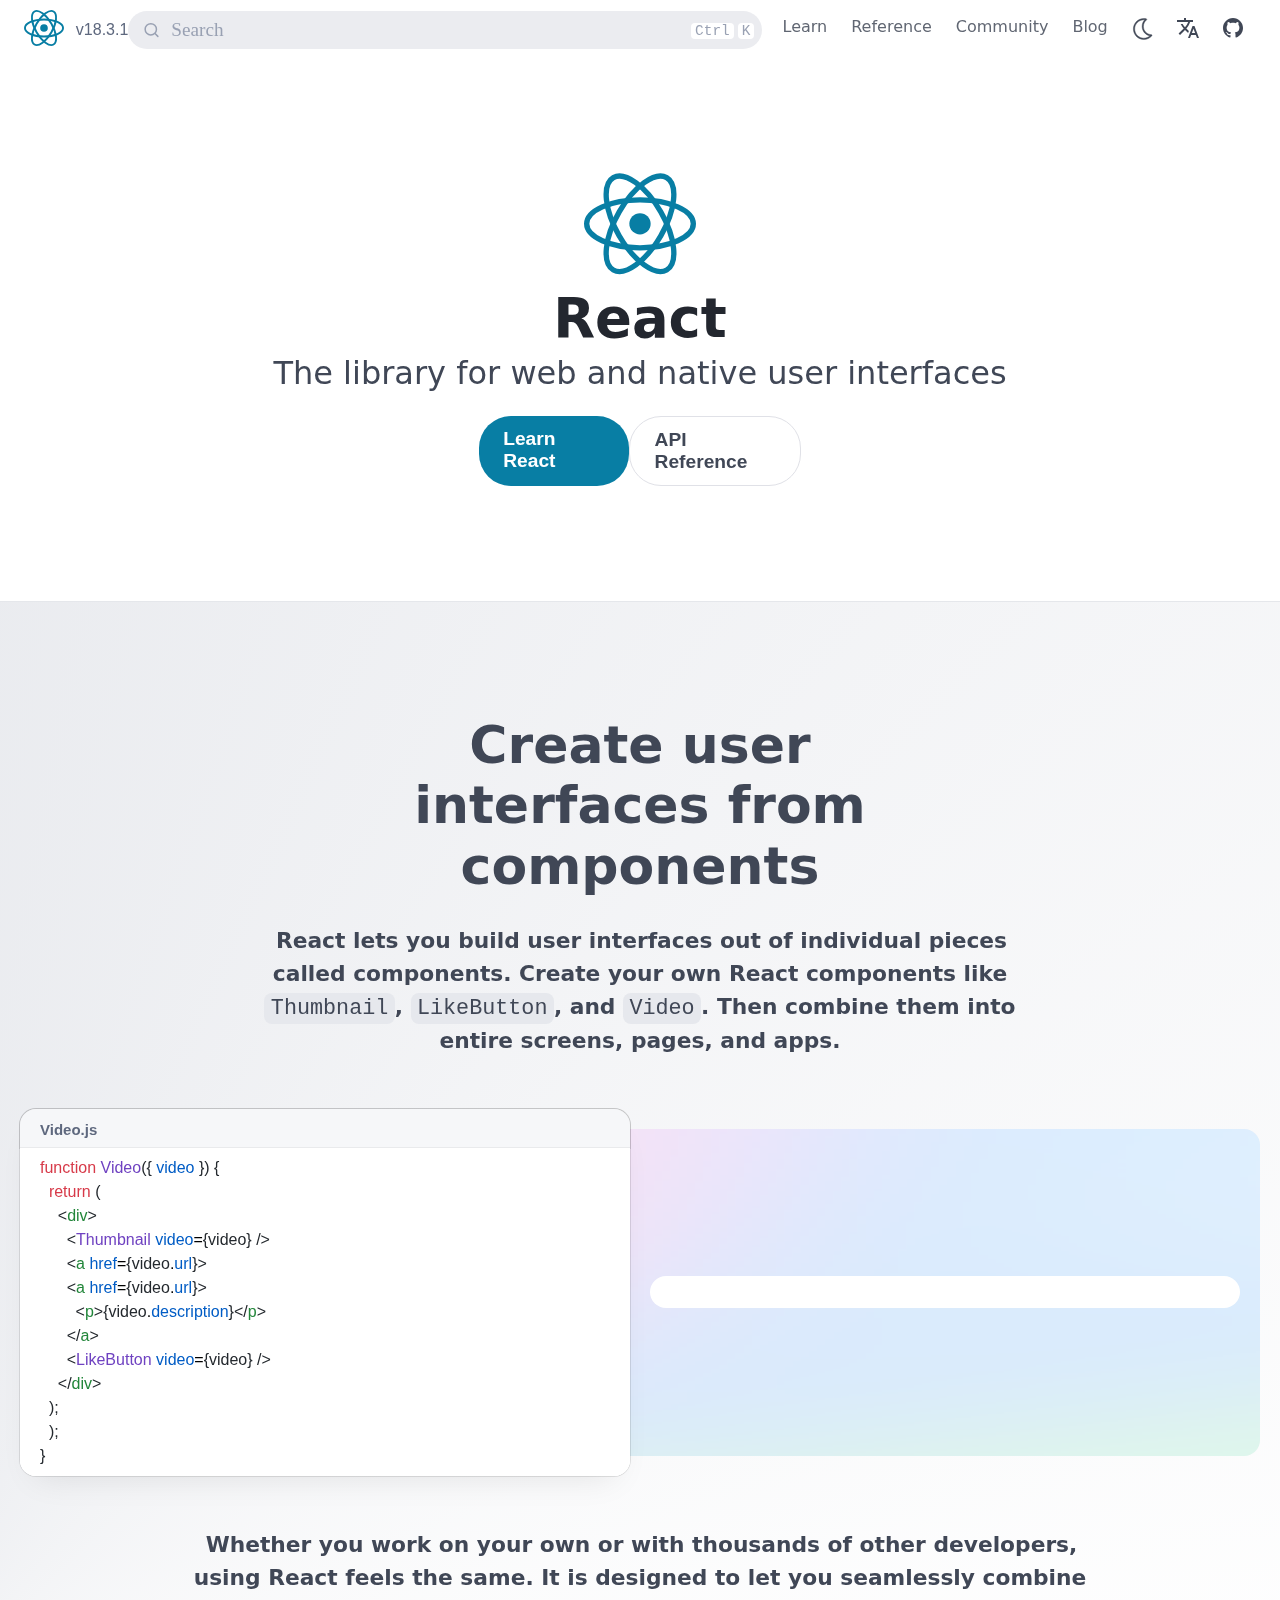
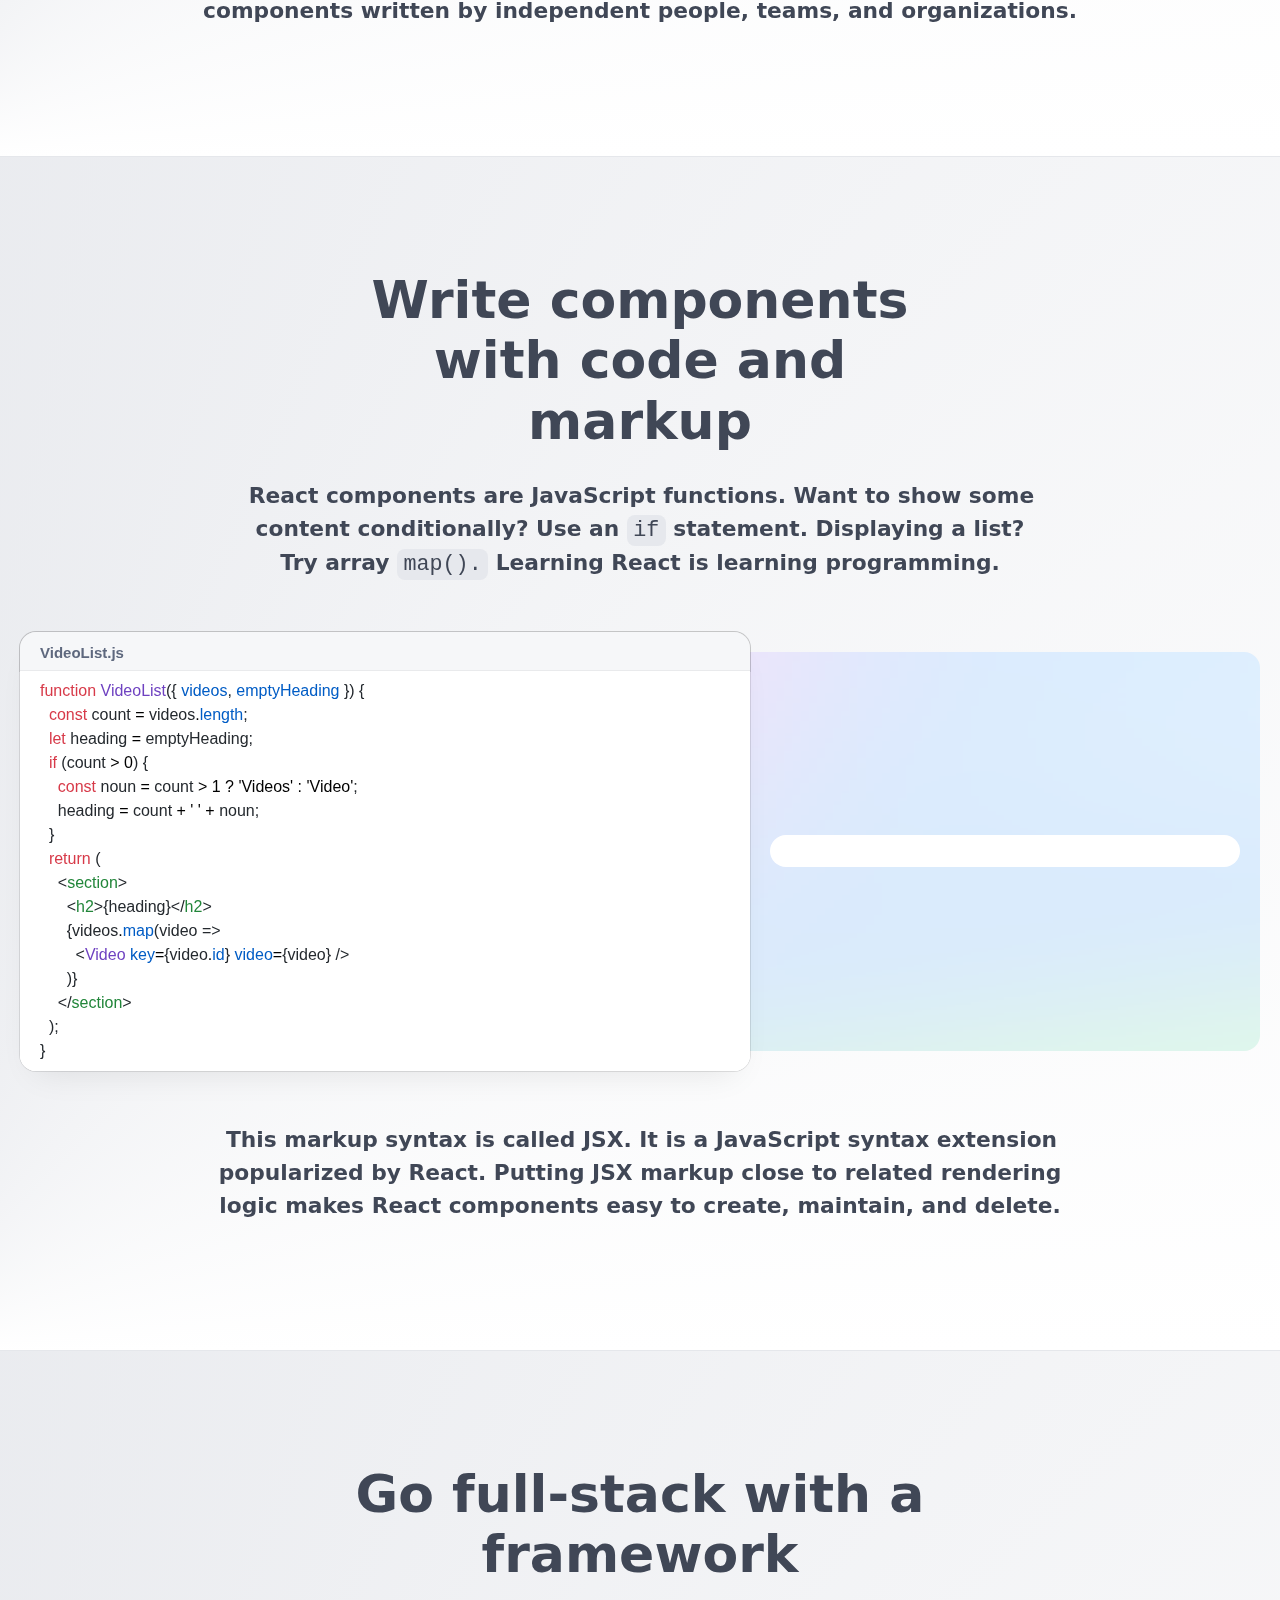
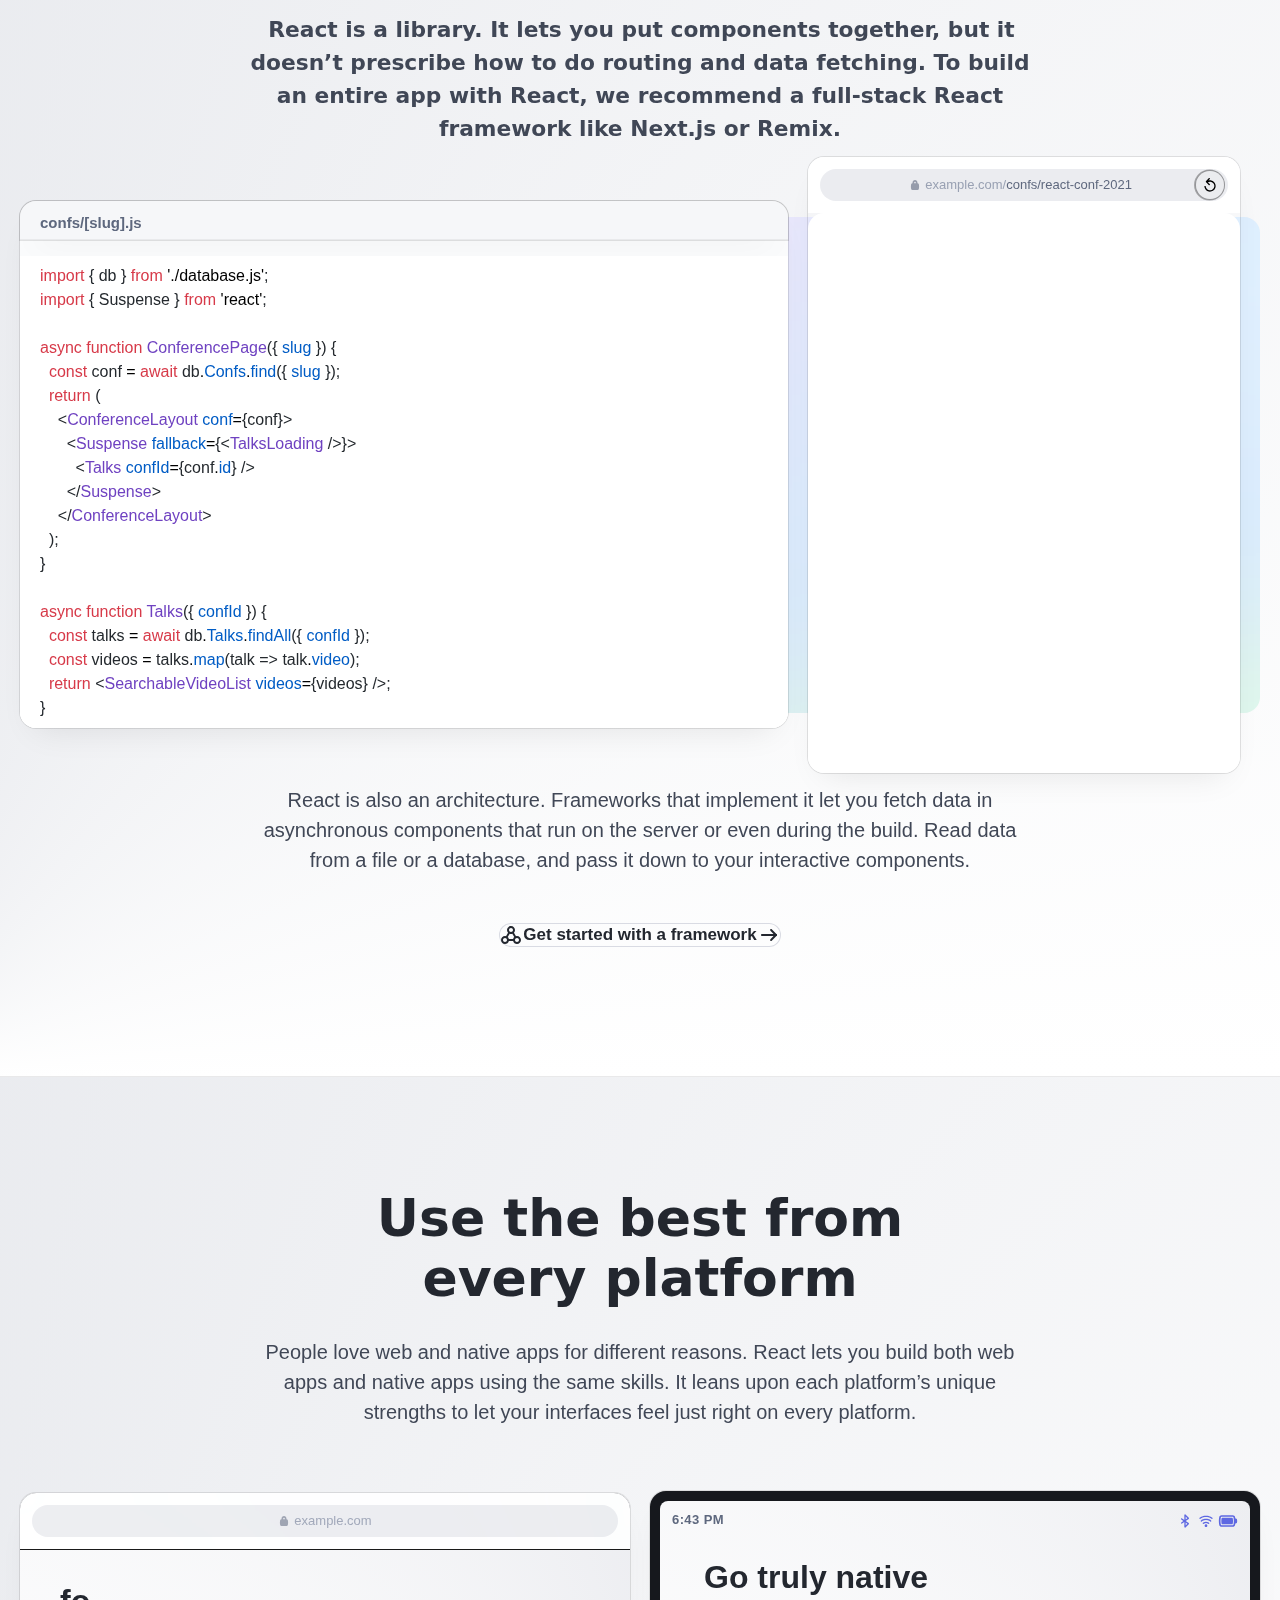
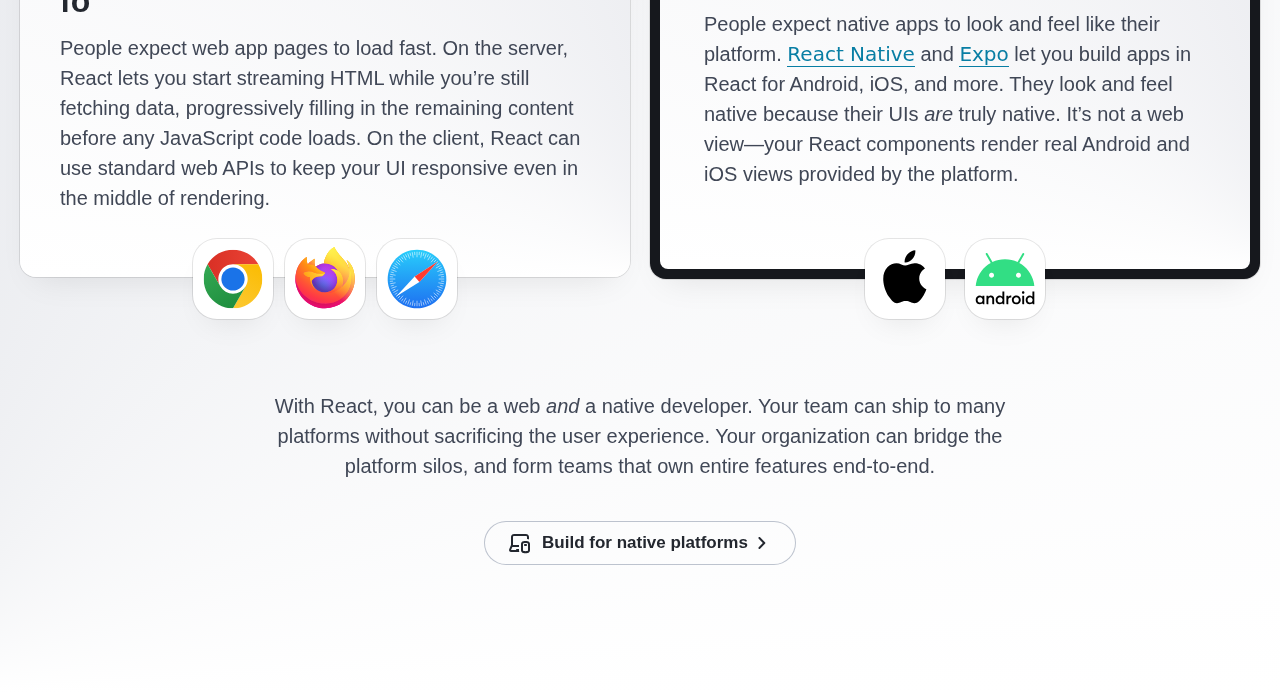
<file: index.html>
<!DOCTYPE html>
<html lang="en">

<head>
    <meta charset="UTF-8">
    <meta name="viewport" content="width=device-width, initial-scale=1.0">
    <title>React</title>
    <link rel="stylesheet" href="/style.css">
    <!-- <link rel="stylesheet" href="/mobile.css"> -->
</head>

<body>
    <div id="--next">
        <div></div>
        <header class="head">
            <div class="head-section">
                <div class="react-logo">
                    <a href="#"><svg width="100%" height="100%" viewBox="-10.5 -9.45 21 18.9" fill="none"
                            xmlns="http://www.w3.org/2000/svg"
                            class="text-sm me-0 w-10 h-10 text-brand dark:text-brand-dark flex origin-center transition-all ease-in-out"
                            style="width: 40px;height: 40px;color: #087EA4;">
                            <circle cx="0" cy="0" r="2" fill="currentColor"></circle>
                            <g stroke="currentColor" stroke-width="1" fill="none">
                                <ellipse rx="10" ry="4.5"></ellipse>
                                <ellipse rx="10" ry="4.5" transform="rotate(60)"></ellipse>
                                <ellipse rx="10" ry="4.5" transform="rotate(120)"></ellipse>
                            </g>
                        </svg></a>
                </div>
                <div class="react-version">
                    <a href="#">v18.3.1</a>
                </div>
            </div>
            <div class="search">
                <button class="search-btn">
                    <svg width="1em" height="1em" viewBox="0 0 20 20"
                        class="align-middle me-3 text-gray-30 shrink-0 group-betterhover:hover:text-gray-70"
                        style="width: 15px;height: 30px;margin-right: 0.8rem;">
                        <path
                            d="M14.386 14.386l4.0877 4.0877-4.0877-4.0877c-2.9418 2.9419-7.7115 2.9419-10.6533 0-2.9419-2.9418-2.9419-7.7115 0-10.6533 2.9418-2.9419 7.7115-2.9419 10.6533 0 2.9419 2.9418 2.9419 7.7115 0 10.6533z"
                            stroke="currentColor" fill="none" stroke-width="2" fill-rule="evenodd"
                            stroke-linecap="round" stroke-linejoin="round"></path>
                    </svg>
                    Search
                    <span class="search-kbd">
                        <kbd>Ctrl</kbd>
                        <kbd>K</kbd>
                    </span>
                </button>
            </div>
            <div class="head-section-c">
                <div class="nav">
                    <div><a class="nav-link" href="#">Learn</a></div>
                    <div><a class="nav-link" href="#">Reference</a></div>
                    <div><a class="nav-link" href="#">Community</a></div>
                    <div><a class="nav-link" href="#">Blog</a></div>
                </div>
                <div class="tlg">
                    <div class="theme">
                        <button class="togle-btn">
                            <svg xmlns="http://www.w3.org/2000/svg" width="28" height="28" viewBox="0 0 32 32"
                                style="color: #404756;">
                                <g fill="none" fill-rule="evenodd" transform="translate(-440 -200)">
                                    <path fill="currentColor" fill-rule="nonzero" stroke="currentColor"
                                        stroke-width="0.5"
                                        d="M102,21 C102,18.1017141 103.307179,15.4198295 105.51735,13.6246624 C106.001939,13.2310647 105.821611,12.4522936 105.21334,12.3117518 C104.322006,12.1058078 103.414758,12 102.5,12 C95.8722864,12 90.5,17.3722864 90.5,24 C90.5,30.6277136 95.8722864,36 102.5,36 C106.090868,36 109.423902,34.4109093 111.690274,31.7128995 C112.091837,31.2348572 111.767653,30.5041211 111.143759,30.4810139 C106.047479,30.2922628 102,26.1097349 102,21 Z M102.5,34.5 C96.7007136,34.5 92,29.7992864 92,24 C92,18.2007136 96.7007136,13.5 102.5,13.5 C102.807386,13.5 103.113925,13.5136793 103.419249,13.5407785 C101.566047,15.5446378 100.5,18.185162 100.5,21 C100.5,26.3198526 104.287549,30.7714322 109.339814,31.7756638 L109.516565,31.8092927 C107.615276,33.5209452 105.138081,34.5 102.5,34.5 Z"
                                        transform="translate(354.5 192)"></path>
                                    <polygon points="444 228 468 228 468 204 444 204"></polygon>
                                </g>
                            </svg>
                        </button>
                    </div>
                    <div class="language">
                        <a href="#"> <svg xmlns="http://www.w3.org/2000/svg" width="24" height="24" viewBox="0 0 24 24"
                                style="color: #404756;">
                                <path fill="currentColor"
                                    d=" M12.87 15.07l-2.54-2.51.03-.03c1.74-1.94 2.98-4.17 3.71-6.53H17V4h-7V2H8v2H1v1.99h11.17C11.5 7.92 10.44 9.75 9 11.35 8.07 10.32 7.3 9.19 6.69 8h-2c.73 1.63 1.73 3.17 2.98 4.56l-5.09 5.02L4 19l5-5 3.11 3.11.76-2.04zM18.5 10h-2L12 22h2l1.12-3h4.75L21 22h2l-4.5-12zm-2.62 7l1.62-4.33L19.12 17h-3.24z ">
                                </path>
                            </svg></a>
                    </div>
                    <div class="git">
                        <a href="#"><svg xmlns="http://www.w3.org/2000/svg" width="20" height="20" viewBox="0 0 24 24"
                                style="color: #404756;">
                                <g fill="currentColor">
                                    <path
                                        d="M12 0c-6.626 0-12 5.373-12 12 0 5.302 3.438 9.8 8.207 11.387.599.111.793-.261.793-.577v-2.234c-3.338.726-4.033-1.416-4.033-1.416-.546-1.387-1.333-1.756-1.333-1.756-1.089-.745.083-.729.083-.729 1.205.084 1.839 1.237 1.839 1.237 1.07 1.834 2.807 1.304 3.492.997.107-.775.418-1.305.762-1.604-2.665-.305-5.467-1.334-5.467-5.931 0-1.311.469-2.381 1.236-3.221-.124-.303-.535-1.524.117-3.176 0 0 1.008-.322 3.301 1.23.957-.266 1.983-.399 3.003-.404 1.02.005 2.047.138 3.006.404 2.291-1.552 3.297-1.23 3.297-1.23.653 1.653.242 2.874.118 3.176.77.84 1.235 1.911 1.235 3.221 0 4.609-2.807 5.624-5.479 5.921.43.372.823 1.102.823 2.222v3.293c0 .319.192.694.801.576 4.765-1.589 8.199-6.086 8.199-11.386 0-6.627-5.373-12-12-12z">
                                    </path>
                                </g>
                            </svg></a>
                    </div>
                </div>
            </div>
        </header>
        <main class="min-w-0 isolate">
            <article class="text-primary font-normal break-word">
                <div class="ps-0">

                    <div class="flex_div-1"> <!-- Flex Dive-1 -->
                        <svg width="100%" height="100%" viewBox="-10.5 -9.45 21 18.9" fill="none"
                            xmlns="http://www.w3.org/2000/svg" class="_1f1"
                            style="color: #087EA4;width: 7rem;height: 6.350rem;">
                            <circle cx="0" cy="0" r="2" fill="currentColor"></circle>
                            <g stroke="currentColor" stroke-width="1" fill="none">
                                <ellipse rx="10" ry="4.5"></ellipse>
                                <ellipse rx="10" ry="4.5" transform="rotate(60)"></ellipse>
                                <ellipse rx="10" ry="4.5" transform="rotate(120)"></ellipse>
                            </g>
                        </svg>
                        <h1 class="_1t2">React</h1>
                        <p class="_1t3">The library for web and native user interfaces</p>
                        <div class="_1f4-div">
                            <div class="_1_4t1-btn-l"><a href="#">Learn React</a></div>
                            <div class="_1_4t2-btn-r"><a href="#">API Reference </a></div>
                        </div>
                    </div>

                    <div class="flex_div-2 bg-gradient-left border-primary\/10 w-full"> <!-- Flex Dive-2 -->
                        <div class="_2f1-frame">

                            <div class="_2_1f1-div">
                                <h2 class="_2_1_1t1">Create user interfaces from components</h2>
                                <p class="_2_1_1t2">React lets you build user interfaces out of individual pieces called
                                    components. Create your own React components like <code>Thumbnail</code>,
                                    <code>LikeButton</code>, and <code>Video</code>. Then combine them into entire
                                    screens, pages, and apps.
                                </p>
                            </div>

                            <div class="_2_1f2-div"> <!-- div-1 m-auto m-tb w-full f-col -->
                                <div class="_2_1_2t1"> <!-- w-full padding -->
                                    <div class="_2_1_2f3-div"> <!-- mt-p4 b-radius -->
                                        <div class="_2_1_2_3f4-div"> <!-- bg-gradient flex bgurl-->
                                            <div class="_2_1_2_3_4f5-div"> <!-- Flex Code div-->
                                                <div class="_2_1_2_3_4_5t1"> <!-- for heading tag-->
                                                    <h3 class="_2_1_2_3_4_5t2">Video.js</h3>
                                                </div>
                                                <div dir="ltr" class="_2_1_2_3_4_5f6-div sandpack">
                                                    <!-- for code area-->
                                                    <div class="sp-wrapper">
                                                        <div class="_2_1_2_3_4_5_6f7-div sp-stack">
                                                            <div class="code-editor">
                                                                <pre class="sp-cm">
                                                    <code class="sp-pre-placeholder">
                                                        <div class="cm-line "><span class="sp-syntax-keyword">function</span> <span class="sp-syntax-definition">Video</span><span class="sp-syntax-punctuation">(</span><span class="sp-syntax-punctuation">{</span> <span class="sp-syntax-property">video</span> <span class="sp-syntax-punctuation">}</span><span class="sp-syntax-punctuation">)</span> <span class="sp-syntax-punctuation">{</span><br></div>
                                                            <div class="cm-line ">  <span class="sp-syntax-keyword">return</span> <span class="sp-syntax-punctuation">(</span><br></div>
                                                            <div class="cm-line ">    <span class="sp-syntax-punctuation">&lt;</span><span class="sp-syntax-tag">div</span><span class="sp-syntax-punctuation">&gt;</span><br></div>
                                                            <div class="cm-line ">      <span class="sp-syntax-punctuation">&lt;</span><span class="sp-syntax-definition">Thumbnail</span> <span class="sp-syntax-property">video</span>=<span class="sp-syntax-punctuation">{</span><span class="sp-syntax-plain">video</span><span class="sp-syntax-punctuation">}</span> <span class="sp-syntax-punctuation">/&gt;</span><br></div>
                                                            <div class="cm-line ">      <span class="sp-syntax-punctuation">&lt;</span><span class="sp-syntax-tag">a</span> <span class="sp-syntax-property">href</span>=<span class="sp-syntax-punctuation">{</span><span class="sp-syntax-plain">video</span>.<span class="sp-syntax-property">url</span><span class="sp-syntax-punctuation">}</span><span class="sp-syntax-punctuation">&gt;</span><br></div>
                                                            <div class="cm-line ">      <span class="sp-syntax-punctuation">&lt;</span><span class="sp-syntax-tag">a</span> <span class="sp-syntax-property">href</span>=<span class="sp-syntax-punctuation">{</span><span class="sp-syntax-plain">video</span>.<span class="sp-syntax-property">url</span><span class="sp-syntax-punctuation">}</span><span class="sp-syntax-punctuation">&gt;</span><br></div>
                                                            <div class="cm-line ">        <span class="sp-syntax-punctuation">&lt;</span><span class="sp-syntax-tag">p</span><span class="sp-syntax-punctuation">&gt;</span><span class="sp-syntax-punctuation">{</span><span class="sp-syntax-plain">video</span>.<span class="sp-syntax-property">description</span><span class="sp-syntax-punctuation">}</span><span class="sp-syntax-punctuation">&lt;/</span><span class="sp-syntax-tag">p</span><span class="sp-syntax-punctuation">&gt;</span><br></div>
                                                            <div class="cm-line ">      <span class="sp-syntax-punctuation">&lt;/</span><span class="sp-syntax-tag">a</span><span class="sp-syntax-punctuation">&gt;</span><br></div>
                                                            <div class="cm-line ">      <span class="sp-syntax-punctuation">&lt;</span><span class="sp-syntax-definition">LikeButton</span> <span class="sp-syntax-property">video</span>=<span class="sp-syntax-punctuation">{</span><span class="sp-syntax-plain">video</span><span class="sp-syntax-punctuation">}</span> <span class="sp-syntax-punctuation">/&gt;</span><br></div>
                                                            <div class="cm-line ">    <span class="sp-syntax-punctuation">&lt;/</span><span class="sp-syntax-tag">div</span><span class="sp-syntax-punctuation">&gt;</span><br></div>
                                                            <div class="cm-line ">  <span class="sp-syntax-punctuation">)</span><span class="sp-syntax-punctuation">;</span><br></div>
                                                            <div class="cm-line ">  <span class="sp-syntax-punctuation">)</span><span class="sp-syntax-punctuation">;</span><br></div>
                                                            <div class="cm-line "><span class="sp-syntax-punctuation">}</span></div>
                                                    </code>
                                                </pre>
                                                            </div>
                                                        </div>
                                                    </div>
                                                </div>
                                            </div>
                                            <div class="_2_1_2_3_4f6-div"> <!-- For Display Block -->
                                                <div class="_2_1_2_3_4_6t1">
                                                    <div class="_2_1_2_3_4_6t2">
                                                        <!-- for padding and content visiabilty -->
                                                        <div class="_2_1_2_3_4_6f1"><!-- for items-->
                                                            <a href="#" class="thumbnail"><svg class="drop-shadow-xl"
                                                                    width="36" height="36" viewBox="0 0 72 72"
                                                                    fill="none" xmlns="http://www.w3.org/2000/svg">
                                                                    <path fill-rule="evenodd" clip-rule="evenodd"
                                                                        d="M36 69C54.2254 69 69 54.2254 69 36C69 17.7746 54.2254 3 36 3C17.7746 3 3 17.7746 3 36C3 54.2254 17.7746 69 36 69ZM52.1716 38.6337L28.4366 51.5801C26.4374 52.6705 24 51.2235 24 48.9464V23.0536C24 20.7764 26.4374 19.3295 28.4366 20.4199L52.1716 33.3663C54.2562 34.5034 54.2562 37.4966 52.1716 38.6337Z"
                                                                        fill="currentColor"></path>
                                                                </svg></a>
                                                            <a href="#" class="description">
                                                                <h3>My video</h3>
                                                                <p>Video description</p>
                                                            </a>
                                                            <button class="heart-btn"><svg
                                                                    class="absolute overflow-visible"
                                                                    viewBox="0 0 24 24" fill="none"
                                                                    xmlns="http://www.w3.org/2000/svg">
                                                                    <circle
                                                                        class="text-red-50/50 origin-center transition-all ease-in-out"
                                                                        cx="12" cy="12" r="11.5" fill="transparent"
                                                                        stroke-width="0" stroke="currentColor">
                                                                    </circle>
                                                                </svg>
                                                                <svg class="w-6 h-6" viewBox="0 0 24 24" fill="none"
                                                                    xmlns="http://www.w3.org/2000/svg">
                                                                    <path fill-rule="evenodd" clip-rule="evenodd"
                                                                        d="m12 5.184-.808-.771-.004-.004C11.065 4.299 8.522 2.003 6 2.003c-3.736 0-6 2.558-6 6.677 0 4.47 5.471 9.848 10 13.079.602.43 1.187.82 1.74 1.167A.497.497 0 0 0 12 23v-.003c.09 0 .182-.026.26-.074C16.977 19.97 24 13.737 24 8.677 24 4.557 21.743 2 18 2c-2.569 0-5.166 2.387-5.192 2.413L12 5.184zm-.002 15.525c2.071-1.388 4.477-3.342 6.427-5.47C20.72 12.733 22 10.401 22 8.677c0-1.708-.466-2.855-1.087-3.55C20.316 4.459 19.392 4 18 4c-.726 0-1.63.364-2.5.9-.67.412-1.148.82-1.266.92-.03.025-.037.031-.019.014l-.013.013L12 7.949 9.832 5.88a10.08 10.08 0 0 0-1.33-.977C7.633 4.367 6.728 4.003 6 4.003c-1.388 0-2.312.459-2.91 1.128C2.466 5.826 2 6.974 2 8.68c0 1.726 1.28 4.058 3.575 6.563 1.948 2.127 4.352 4.078 6.423 5.466z"
                                                                        fill="currentColor"></path>
                                                                </svg>
                                                            </button>
                                                        </div>
                                                    </div>
                                                </div>
                                            </div>
                                        </div>
                                    </div>
                                </div>
                            </div>
                            <div class="_2f3-div">
                                <p>Whether you work on your own or with thousands of other developers, using React feels
                                    the same. It is designed to let you seamlessly combine components written by
                                    independent people, teams, and organizations.</p>
                            </div>
                        </div>
                    </div>

                    <div class="flex-div-3 flex_div-2 bg-gradient-left border-primary\/10 w-full">
                        <!--full-width background-gradient-->
                        <div class="_3flex1-frame _2f1-frame"> <!--Flex-Frame-->

                            <div class="_3_1flex-div-1 _2_1f1-div"> <!-- Main Flex-1-->
                                <h2 class="_3_1_1-h _2_1_1t1">Write components with code and markup</h2>
                                <p class="_3_1_1-p _2_1_1t2">React components are JavaScript functions. Want to show
                                    some content conditionally? Use an <code>if</code> statement. Displaying a list? Try
                                    array <code>map().</code> Learning React is learning programming.</p>
                            </div> <!-- Main Flex-1-->

                            <div class="_3_1flex-div-2 _2_1f2-div"> <!-- Main Flex-2-->
                                <div class="_3_1t1 _2_1_2t1">
                                    <div class="_2_1_2f3-div">
                                        <div class="_2_1_2_3f4-div">
                                            <div class="_2_1_2_3_4f5-div"> <!-- Code Div-->

                                                <div class="_2_1_2_3_4_5t1"> <!-- Heading div-->
                                                    <h3 class="_2_1_2_3_4_5t2">VideoList.js</h3>
                                                </div> <!-- Heading div-->

                                                <div dir="ltr" class="_2_1_2_3_4_5f6-div sandpack">
                                                    <!-- Code Text area-->
                                                    <div class="sp-wrapper">
                                                        <div class="_2_1_2_3_4_5_6f7-div sp-stack">
                                                            <div class="code-editor">
                                                                <pre class="sp-cm">
                                                                    <code class="sp-pre-placeholder">
                                                                        <div class="cm-line "><span class="sp-syntax-keyword">function</span> <span class="sp-syntax-definition">VideoList</span><span class="sp-syntax-punctuation">(</span><span class="sp-syntax-punctuation">{</span> <span class="sp-syntax-property">videos</span><span class="sp-syntax-punctuation">,</span> <span class="sp-syntax-property">emptyHeading</span> <span class="sp-syntax-punctuation">}</span><span class="sp-syntax-punctuation">)</span> <span class="sp-syntax-punctuation">{</span><br></div>
                                                                            <div class="cm-line ">  <span class="sp-syntax-keyword">const</span> <span class="sp-syntax-plain">count</span> = <span class="sp-syntax-plain">videos</span>.<span class="sp-syntax-property">length</span><span class="sp-syntax-punctuation">;</span><br></div>
                                                                            <div class="cm-line ">  <span class="sp-syntax-keyword">let</span> <span class="sp-syntax-plain">heading</span> = <span class="sp-syntax-plain">emptyHeading</span><span class="sp-syntax-punctuation">;</span><br></div>
                                                                            <div class="cm-line ">  <span class="sp-syntax-keyword">if</span> <span class="sp-syntax-punctuation">(</span><span class="sp-syntax-plain">count</span> &gt; <span class="sp-syntax-static">0</span><span class="sp-syntax-punctuation">)</span> <span class="sp-syntax-punctuation">{</span><br></div>
                                                                            <div class="cm-line ">    <span class="sp-syntax-keyword">const</span> <span class="sp-syntax-plain">noun</span> = <span class="sp-syntax-plain">count</span> &gt; <span class="sp-syntax-static">1</span> ? <span class="sp-syntax-string">'Videos'</span> : <span class="sp-syntax-string">'Video'</span><span class="sp-syntax-punctuation">;</span><br></div>
                                                                            <div class="cm-line ">    <span class="sp-syntax-plain">heading</span> = <span class="sp-syntax-plain">count</span> + <span class="sp-syntax-string">' '</span> + <span class="sp-syntax-plain">noun</span><span class="sp-syntax-punctuation">;</span><br></div>
                                                                            <div class="cm-line ">  <span class="sp-syntax-punctuation">}</span><br></div>
                                                                            <div class="cm-line ">  <span class="sp-syntax-keyword">return</span> <span class="sp-syntax-punctuation">(</span><br></div>
                                                                            <div class="cm-line ">    <span class="sp-syntax-punctuation">&lt;</span><span class="sp-syntax-tag">section</span><span class="sp-syntax-punctuation">&gt;</span><br></div>
                                                                            <div class="cm-line ">      <span class="sp-syntax-punctuation">&lt;</span><span class="sp-syntax-tag">h2</span><span class="sp-syntax-punctuation">&gt;</span><span class="sp-syntax-punctuation">{</span><span class="sp-syntax-plain">heading</span><span class="sp-syntax-punctuation">}</span><span class="sp-syntax-punctuation">&lt;/</span><span class="sp-syntax-tag">h2</span><span class="sp-syntax-punctuation">&gt;</span><br></div>
                                                                            <div class="cm-line ">      <span class="sp-syntax-punctuation">{</span><span class="sp-syntax-plain">videos</span>.<span class="sp-syntax-property">map</span><span class="sp-syntax-punctuation">(</span><span class="sp-syntax-plain">video</span> <span class="sp-syntax-punctuation">=&gt;</span><br></div>
                                                                            <div class="cm-line ">        <span class="sp-syntax-punctuation">&lt;</span><span class="sp-syntax-definition">Video</span> <span class="sp-syntax-property">key</span>=<span class="sp-syntax-punctuation">{</span><span class="sp-syntax-plain">video</span>.<span class="sp-syntax-property">id</span><span class="sp-syntax-punctuation">}</span> <span class="sp-syntax-property">video</span>=<span class="sp-syntax-punctuation">{</span><span class="sp-syntax-plain">video</span><span class="sp-syntax-punctuation">}</span> <span class="sp-syntax-punctuation">/&gt;</span><br></div>
                                                                            <div class="cm-line ">      <span class="sp-syntax-punctuation">)</span><span class="sp-syntax-punctuation">}</span><br></div>
                                                                            <div class="cm-line ">    <span class="sp-syntax-punctuation">&lt;/</span><span class="sp-syntax-tag">section</span><span class="sp-syntax-punctuation">&gt;</span><br></div>
                                                                            <div class="cm-line ">  <span class="sp-syntax-punctuation">)</span><span class="sp-syntax-punctuation">;</span><br></div>
                                                                            <div class="cm-line "><span class="sp-syntax-punctuation">}</span></div>
                                                                    </code>
                                                                </pre>
                                                            </div>
                                                        </div>
                                                    </div>
                                                </div> <!-- Code Text area-->

                                            </div> <!-- Code Div-->

                                            <div class="_2_1_2_3_4f6-div"> <!-- Right Display Div-->
                                                <div class="_2_1_2_3_4_6t1">
                                                    <div class="_2_1_2_3_4_6t2">
                                                        <div class="videos-three">
                                                            <h2 class="heading-3">3 Videos</h2>
                                                            <div class="f-row"> <!--item 1-->
                                                                <a href="#" class="thumbnail"><svg
                                                                        class="drop-shadow-xl" width="36" height="36"
                                                                        viewBox="0 0 72 72" fill="none"
                                                                        xmlns="http://www.w3.org/2000/svg">
                                                                        <path fill-rule="evenodd" clip-rule="evenodd"
                                                                            d="M36 69C54.2254 69 69 54.2254 69 36C69 17.7746 54.2254 3 36 3C17.7746 3 3 17.7746 3 36C3 54.2254 17.7746 69 36 69ZM52.1716 38.6337L28.4366 51.5801C26.4374 52.6705 24 51.2235 24 48.9464V23.0536C24 20.7764 26.4374 19.3295 28.4366 20.4199L52.1716 33.3663C54.2562 34.5034 54.2562 37.4966 52.1716 38.6337Z"
                                                                            fill="currentColor"></path>
                                                                    </svg></a>
                                                                <a href="#" class="description">
                                                                    <h3>First video</h3>
                                                                    <p>Video description</p>
                                                                </a>
                                                                <button class="heart-btn"><svg
                                                                        class="absolute overflow-visible"
                                                                        viewBox="0 0 24 24" fill="none"
                                                                        xmlns="http://www.w3.org/2000/svg">
                                                                        <circle
                                                                            class="text-red-50/50 origin-center transition-all ease-in-out"
                                                                            cx="12" cy="12" r="11.5" fill="transparent"
                                                                            stroke-width="0" stroke="currentColor">
                                                                        </circle>
                                                                    </svg>
                                                                    <svg class="w-6 h-6" viewBox="0 0 24 24" fill="none"
                                                                        xmlns="http://www.w3.org/2000/svg">
                                                                        <path fill-rule="evenodd" clip-rule="evenodd"
                                                                            d="m12 5.184-.808-.771-.004-.004C11.065 4.299 8.522 2.003 6 2.003c-3.736 0-6 2.558-6 6.677 0 4.47 5.471 9.848 10 13.079.602.43 1.187.82 1.74 1.167A.497.497 0 0 0 12 23v-.003c.09 0 .182-.026.26-.074C16.977 19.97 24 13.737 24 8.677 24 4.557 21.743 2 18 2c-2.569 0-5.166 2.387-5.192 2.413L12 5.184zm-.002 15.525c2.071-1.388 4.477-3.342 6.427-5.47C20.72 12.733 22 10.401 22 8.677c0-1.708-.466-2.855-1.087-3.55C20.316 4.459 19.392 4 18 4c-.726 0-1.63.364-2.5.9-.67.412-1.148.82-1.266.92-.03.025-.037.031-.019.014l-.013.013L12 7.949 9.832 5.88a10.08 10.08 0 0 0-1.33-.977C7.633 4.367 6.728 4.003 6 4.003c-1.388 0-2.312.459-2.91 1.128C2.466 5.826 2 6.974 2 8.68c0 1.726 1.28 4.058 3.575 6.563 1.948 2.127 4.352 4.078 6.423 5.466z"
                                                                            fill="currentColor"></path>
                                                                    </svg>
                                                                </button>
                                                            </div> <!--item 1-->
                                                            <div class="f-row"> <!--item 2-->
                                                                <a href="#" class="thumbnail"><svg
                                                                        class="drop-shadow-xl" width="36" height="36"
                                                                        viewBox="0 0 72 72" fill="none"
                                                                        xmlns="http://www.w3.org/2000/svg">
                                                                        <path fill-rule="evenodd" clip-rule="evenodd"
                                                                            d="M36 69C54.2254 69 69 54.2254 69 36C69 17.7746 54.2254 3 36 3C17.7746 3 3 17.7746 3 36C3 54.2254 17.7746 69 36 69ZM52.1716 38.6337L28.4366 51.5801C26.4374 52.6705 24 51.2235 24 48.9464V23.0536C24 20.7764 26.4374 19.3295 28.4366 20.4199L52.1716 33.3663C54.2562 34.5034 54.2562 37.4966 52.1716 38.6337Z"
                                                                            fill="currentColor"></path>
                                                                    </svg></a>
                                                                <a href="#" class="description">
                                                                    <h3>Second video</h3>
                                                                    <p>Video description</p>
                                                                </a>
                                                                <button class="heart-btn"><svg
                                                                        class="absolute overflow-visible"
                                                                        viewBox="0 0 24 24" fill="none"
                                                                        xmlns="http://www.w3.org/2000/svg">
                                                                        <circle
                                                                            class="text-red-50/50 origin-center transition-all ease-in-out"
                                                                            cx="12" cy="12" r="11.5" fill="transparent"
                                                                            stroke-width="0" stroke="currentColor">
                                                                        </circle>
                                                                    </svg>
                                                                    <svg class="w-6 h-6" viewBox="0 0 24 24" fill="none"
                                                                        xmlns="http://www.w3.org/2000/svg">
                                                                        <path fill-rule="evenodd" clip-rule="evenodd"
                                                                            d="m12 5.184-.808-.771-.004-.004C11.065 4.299 8.522 2.003 6 2.003c-3.736 0-6 2.558-6 6.677 0 4.47 5.471 9.848 10 13.079.602.43 1.187.82 1.74 1.167A.497.497 0 0 0 12 23v-.003c.09 0 .182-.026.26-.074C16.977 19.97 24 13.737 24 8.677 24 4.557 21.743 2 18 2c-2.569 0-5.166 2.387-5.192 2.413L12 5.184zm-.002 15.525c2.071-1.388 4.477-3.342 6.427-5.47C20.72 12.733 22 10.401 22 8.677c0-1.708-.466-2.855-1.087-3.55C20.316 4.459 19.392 4 18 4c-.726 0-1.63.364-2.5.9-.67.412-1.148.82-1.266.92-.03.025-.037.031-.019.014l-.013.013L12 7.949 9.832 5.88a10.08 10.08 0 0 0-1.33-.977C7.633 4.367 6.728 4.003 6 4.003c-1.388 0-2.312.459-2.91 1.128C2.466 5.826 2 6.974 2 8.68c0 1.726 1.28 4.058 3.575 6.563 1.948 2.127 4.352 4.078 6.423 5.466z"
                                                                            fill="currentColor"></path>
                                                                    </svg>
                                                                </button>
                                                            </div><!--item 2-->
                                                            <div class="f-row"> <!--item 3-->
                                                                <a href="#" class="thumbnail"><svg
                                                                        class="drop-shadow-xl" width="36" height="36"
                                                                        viewBox="0 0 72 72" fill="none"
                                                                        xmlns="http://www.w3.org/2000/svg">
                                                                        <path fill-rule="evenodd" clip-rule="evenodd"
                                                                            d="M36 69C54.2254 69 69 54.2254 69 36C69 17.7746 54.2254 3 36 3C17.7746 3 3 17.7746 3 36C3 54.2254 17.7746 69 36 69ZM52.1716 38.6337L28.4366 51.5801C26.4374 52.6705 24 51.2235 24 48.9464V23.0536C24 20.7764 26.4374 19.3295 28.4366 20.4199L52.1716 33.3663C54.2562 34.5034 54.2562 37.4966 52.1716 38.6337Z"
                                                                            fill="currentColor"></path>
                                                                    </svg></a>
                                                                <a href="#" class="description">
                                                                    <h3>Third video</h3>
                                                                    <p>Video description</p>
                                                                </a>
                                                                <button class="heart-btn"><svg
                                                                        class="absolute overflow-visible"
                                                                        viewBox="0 0 24 24" fill="none"
                                                                        xmlns="http://www.w3.org/2000/svg">
                                                                        <circle
                                                                            class="text-red-50/50 origin-center transition-all ease-in-out"
                                                                            cx="12" cy="12" r="11.5" fill="transparent"
                                                                            stroke-width="0" stroke="currentColor">
                                                                        </circle>
                                                                    </svg>
                                                                    <svg class="w-6 h-6" viewBox="0 0 24 24" fill="none"
                                                                        xmlns="http://www.w3.org/2000/svg">
                                                                        <path fill-rule="evenodd" clip-rule="evenodd"
                                                                            d="m12 5.184-.808-.771-.004-.004C11.065 4.299 8.522 2.003 6 2.003c-3.736 0-6 2.558-6 6.677 0 4.47 5.471 9.848 10 13.079.602.43 1.187.82 1.74 1.167A.497.497 0 0 0 12 23v-.003c.09 0 .182-.026.26-.074C16.977 19.97 24 13.737 24 8.677 24 4.557 21.743 2 18 2c-2.569 0-5.166 2.387-5.192 2.413L12 5.184zm-.002 15.525c2.071-1.388 4.477-3.342 6.427-5.47C20.72 12.733 22 10.401 22 8.677c0-1.708-.466-2.855-1.087-3.55C20.316 4.459 19.392 4 18 4c-.726 0-1.63.364-2.5.9-.67.412-1.148.82-1.266.92-.03.025-.037.031-.019.014l-.013.013L12 7.949 9.832 5.88a10.08 10.08 0 0 0-1.33-.977C7.633 4.367 6.728 4.003 6 4.003c-1.388 0-2.312.459-2.91 1.128C2.466 5.826 2 6.974 2 8.68c0 1.726 1.28 4.058 3.575 6.563 1.948 2.127 4.352 4.078 6.423 5.466z"
                                                                            fill="currentColor"></path>
                                                                    </svg>
                                                                </button>
                                                            </div><!--item 3-->
                                                        </div>
                                                    </div>
                                                </div>
                                            </div> <!-- Right Display Div-->
                                        </div>
                                    </div>
                                </div>
                            </div> <!-- Main Flex-2-->

                            <div class="_3_1flex-div-3 _2f3-div"> <!-- Main Flex-3-->
                                <p>This markup syntax is called JSX. It is a JavaScript syntax extension popularized by
                                    React. Putting JSX markup close to related rendering logic makes React components
                                    easy to create, maintain, and delete.</p>
                            </div> <!-- Main Flex-3-->

                        </div> <!--Flex-Frame-->
                    </div> <!--full-width background-gradient-->

                    <div class="flex_div-4 flex_div-2 bg-gradient-left border-primary\/10 w-full"><!--full-width background-gradient-->
                        <div class="_4f1-frame _2f1-frame"><!--Flex-Frame-->

                            <div class="_4flex-div-1 _2_1f1-div"> <!-- Main Flex-1-->
                                <h3 class="_2_1_1t1">Go full-stack with a framework</h3>
                                <p class="_2_1_1t2">React is a library. It lets you put components together, but it
                                    doesn’t prescribe how to do routing and data fetching. To build an entire app with
                                    React, we recommend a full-stack React framework like Next.js or Remix.</p>
                            </div> <!-- Main Flex-1-->

                            <div class="_4flex-div-3 _2_1f2-div"> <!-- Main Flex-2-->
                                <div class="frame-flex-4 _2_1_2t1">
                                    <div class="bg-container _2_1_2f3-div">
                                        <div class="flex-container-4 _2_1_2_3f4-div">
                                            <div class="flex-one _2_1_2_3_4f5-div"> <!-- Code Div-->
                                                <div class="heading-3 _2_1_2_3_4_5t1"> <!-- Heading div-->
                                                    <h3 class="_2_1_2_3_4_5t2">confs/[slug].js</h3>
                                                </div> <!-- Heading div-->
                        
                                                <div dir="ltr" class="editor _2_1_2_3_4_5f6-div sandpack"> <!-- Code Text area-->
                                                    <div class="sp-wrapper">
                                                        <div class="_2_1_2_3_4_5_6f7-div sp-stack">
                                                            <div class="code-editor">
                                                                <pre class="sp-cm">
                                                                    <code class="sp-pre-placeholder">
                                                                        <div class="cm-line "><span class="sp-syntax-keyword">import</span> <span class="sp-syntax-punctuation">{</span> <span class="sp-syntax-plain">db</span> <span class="sp-syntax-punctuation">}</span> <span class="sp-syntax-keyword">from</span> <span class="sp-syntax-string">'./database.js'</span><span class="sp-syntax-punctuation">;</span><br></div>
                                                                        <div class="cm-line "><span class="sp-syntax-keyword">import</span> <span class="sp-syntax-punctuation">{</span> <span class="sp-syntax-plain">Suspense</span> <span class="sp-syntax-punctuation">}</span> <span class="sp-syntax-keyword">from</span> <span class="sp-syntax-string">'react'</span><span class="sp-syntax-punctuation">;</span><br></div>
                                                                        <div class="cm-line "><br></div>
                                                                        <div class="cm-line "><span class="sp-syntax-keyword">async</span> <span class="sp-syntax-keyword">function</span> <span class="sp-syntax-definition">ConferencePage</span><span class="sp-syntax-punctuation">(</span><span class="sp-syntax-punctuation">{</span> <span class="sp-syntax-property">slug</span> <span class="sp-syntax-punctuation">}</span><span class="sp-syntax-punctuation">)</span> <span class="sp-syntax-punctuation">{</span><br></div>
                                                                            <div class="cm-line ">  <span class="sp-syntax-keyword">const</span> <span class="sp-syntax-plain">conf</span> = <span class="sp-syntax-keyword">await</span> <span class="sp-syntax-plain">db</span>.<span class="sp-syntax-property">Confs</span>.<span class="sp-syntax-property">find</span><span class="sp-syntax-punctuation">(</span><span class="sp-syntax-punctuation">{</span> <span class="sp-syntax-property">slug</span> <span class="sp-syntax-punctuation">}</span><span class="sp-syntax-punctuation">)</span><span class="sp-syntax-punctuation">;</span><br></div>
                                                                            <div class="cm-line ">  <span class="sp-syntax-keyword">return</span> <span class="sp-syntax-punctuation">(</span><br></div>
                                                                            <div class="cm-line ">    <span class="sp-syntax-punctuation">&lt;</span><span class="sp-syntax-definition">ConferenceLayout</span> <span class="sp-syntax-property">conf</span>=<span class="sp-syntax-punctuation">{</span><span class="sp-syntax-plain">conf</span><span class="sp-syntax-punctuation">}</span><span class="sp-syntax-punctuation">&gt;</span><br></div>
                                                                            <div class="cm-line ">      <span class="sp-syntax-punctuation">&lt;</span><span class="sp-syntax-definition">Suspense</span> <span class="sp-syntax-property">fallback</span>=<span class="sp-syntax-punctuation">{</span><span class="sp-syntax-punctuation">&lt;</span><span class="sp-syntax-definition">TalksLoading</span> <span class="sp-syntax-punctuation">/&gt;</span><span class="sp-syntax-punctuation">}</span><span class="sp-syntax-punctuation">&gt;</span><br></div>
                                                                            <div class="cm-line ">        <span class="sp-syntax-punctuation">&lt;</span><span class="sp-syntax-definition">Talks</span> <span class="sp-syntax-property">confId</span>=<span class="sp-syntax-punctuation">{</span><span class="sp-syntax-plain">conf</span>.<span class="sp-syntax-property">id</span><span class="sp-syntax-punctuation">}</span> <span class="sp-syntax-punctuation">/&gt;</span><br></div>
                                                                            <div class="cm-line ">      <span class="sp-syntax-punctuation">&lt;/</span><span class="sp-syntax-definition">Suspense</span><span class="sp-syntax-punctuation">&gt;</span><br></div>
                                                                            <div class="cm-line ">    <span class="sp-syntax-punctuation">&lt;/</span><span class="sp-syntax-definition">ConferenceLayout</span><span class="sp-syntax-punctuation">&gt;</span><br></div>
                                                                            <div class="cm-line ">  <span class="sp-syntax-punctuation">)</span><span class="sp-syntax-punctuation">;</span><br></div>
                                                                            <div class="cm-line "><span class="sp-syntax-punctuation">}</span><br></div>
                                                                            <div class="cm-line "><br></div>
                                                                            <div class="cm-line "><span class="sp-syntax-keyword">async</span> <span class="sp-syntax-keyword">function</span> <span class="sp-syntax-definition">Talks</span><span class="sp-syntax-punctuation">(</span><span class="sp-syntax-punctuation">{</span> <span class="sp-syntax-property">confId</span> <span class="sp-syntax-punctuation">}</span><span class="sp-syntax-punctuation">)</span> <span class="sp-syntax-punctuation">{</span><br></div>
                                                                                <div class="cm-line ">  <span class="sp-syntax-keyword">const</span> <span class="sp-syntax-plain">talks</span> = <span class="sp-syntax-keyword">await</span> <span class="sp-syntax-plain">db</span>.<span class="sp-syntax-property">Talks</span>.<span class="sp-syntax-property">findAll</span><span class="sp-syntax-punctuation">(</span><span class="sp-syntax-punctuation">{</span> <span class="sp-syntax-property">confId</span> <span class="sp-syntax-punctuation">}</span><span class="sp-syntax-punctuation">)</span><span class="sp-syntax-punctuation">;</span><br></div>
                                                                                <div class="cm-line ">  <span class="sp-syntax-keyword">const</span> <span class="sp-syntax-plain">videos</span> = <span class="sp-syntax-plain">talks</span>.<span class="sp-syntax-property">map</span><span class="sp-syntax-punctuation">(</span><span class="sp-syntax-plain">talk</span> <span class="sp-syntax-punctuation">=&gt;</span> <span class="sp-syntax-plain">talk</span>.<span class="sp-syntax-property">video</span><span class="sp-syntax-punctuation">)</span><span class="sp-syntax-punctuation">;</span><br></div>
                                                                                <div class="cm-line ">  <span class="sp-syntax-keyword">return</span> <span class="sp-syntax-punctuation">&lt;</span><span class="sp-syntax-definition">SearchableVideoList</span> <span class="sp-syntax-property">videos</span>=<span class="sp-syntax-punctuation">{</span><span class="sp-syntax-plain">videos</span><span class="sp-syntax-punctuation">}</span> <span class="sp-syntax-punctuation">/&gt;</span><span class="sp-syntax-punctuation">;</span><br></div>
                                                                                <div class="cm-line "><span class="sp-syntax-punctuation">}</span></div>
                                                                    </code>
                                                                </pre>
                                                            </div>
                                                        </div>
                                                    </div>
                                                </div> <!-- Code Text area-->
                                            </div> <!-- Code Div-->
                        
                                            <div class="right-block realtive-mt-0"> <!-- Right Display Div-->
                                                <div class="mx-auto-max-w-3xl">
                                                    <div class="w-full-h-14">
                                                        <div class="select-none">
                                                            <div class="h-4-w-6"></div>
                                                            <div class="w-full-leading-snug">
                                                                <svg class="text-tertiary me-1 opacity-60" width="12" height="12"
                                                                    viewBox="0 0 44 44" fill="none" xmlns="http://www.w3.org/2000/svg">
                                                                    <path fill-rule="evenodd" clip-rule="evenodd"
                                                                        d="M22 4C17.0294 4 13 8.0294 13 13V16H12.3103C10.5296 16 8.8601 16.8343 8.2855 18.5198C7.6489 20.387 7 23.4148 7 28C7 32.5852 7.6489 35.613 8.2855 37.4802C8.8601 39.1657 10.5296 40 12.3102 40H31.6897C33.4704 40 35.1399 39.1657 35.7145 37.4802C36.3511 35.613 37 32.5852 37 28C37 23.4148 36.3511 20.387 35.7145 18.5198C35.1399 16.8343 33.4704 16 31.6897 16H31V13C31 8.0294 26.9706 4 22 4ZM25 16V13C25 11.3431 23.6569 10 22 10C20.3431 10 19 11.3431 19 13V16H25Z"
                                                                        fill="currentColor"></path>
                                                                </svg>
                                                                <span class="text-gray-30">example.com<!-- -->/</span>
                                                                confs/react-conf-2021
                                                            </div>
                                                            <div class="relative-rounded-full">
                                                                <span style="--i:0;" class="shadow-span"></span>
                        
                                                                <button class="ring-btn">
                                                                    <svg width="1em" height="1em" viewBox="0 0 24 24" fill="none"
                                                                        xmlns="http://www.w3.org/2000/svg" class="text-tertiary text-lg" style="
                                                                    width: 1rem;
                                                                    height: 1rem;
                                                                    ">
                                                                        <path
                                                                            d="M13.8982 5.20844C12.4626 4.88688 10.9686 4.93769 9.55821 5.35604L11.8524 3.06184C11.8989 3.0154 11.9357 2.96028 11.9608 2.89961C11.986 2.83894 11.9989 2.77391 11.9989 2.70824C11.9989 2.64256 11.986 2.57754 11.9608 2.51686C11.9357 2.45619 11.8989 2.40107 11.8524 2.35464L11.1456 1.64784C11.0992 1.60139 11.0441 1.56455 10.9834 1.53942C10.9227 1.51428 10.8577 1.50134 10.792 1.50134C10.7263 1.50134 10.6613 1.51428 10.6006 1.53942C10.54 1.56455 10.4848 1.60139 10.4384 1.64784L6.14571 5.94054C6.00654 6.07969 5.89615 6.2449 5.82083 6.42673C5.74551 6.60855 5.70675 6.80343 5.70675 7.00024C5.70675 7.19704 5.74551 7.39192 5.82083 7.57374C5.89615 7.75557 6.00654 7.92078 6.14571 8.05994L10.4387 12.3529C10.5325 12.4465 10.6595 12.4991 10.792 12.4991C10.9245 12.4991 11.0516 12.4465 11.1453 12.3529L11.8527 11.6455C11.9463 11.5518 11.9989 11.4247 11.9989 11.2922C11.9989 11.1598 11.9463 11.0327 11.8527 10.9389L8.77481 7.86104C9.99795 7.16236 11.415 6.8801 12.8125 7.05678C14.21 7.23347 15.5122 7.85953 16.523 8.84064C17.5338 9.82176 18.1983 11.1048 18.4165 12.4964C18.6347 13.888 18.3947 15.3129 17.7328 16.5562C17.0708 17.7996 16.0227 18.7942 14.7463 19.3902C13.47 19.9861 12.0345 20.1511 10.6563 19.8603C9.27798 19.5695 8.03152 18.8387 7.10469 17.778C6.17786 16.7172 5.62086 15.384 5.51761 13.9791C5.51156 13.8512 5.45689 13.7303 5.36477 13.6413C5.27265 13.5522 5.15001 13.5017 5.02191 13.5H4.02081C3.95297 13.4996 3.88574 13.5129 3.8232 13.5392C3.76065 13.5655 3.70408 13.6042 3.6569 13.6529C3.60972 13.7017 3.57291 13.7595 3.54869 13.8228C3.52448 13.8862 3.51336 13.9538 3.51601 14.0216C3.61349 15.5965 4.1473 17.1132 5.0577 18.4019C5.9681 19.6906 7.21917 20.7006 8.6709 21.3188C10.1226 21.937 11.7178 22.139 13.2778 21.9022C14.8378 21.6654 16.3011 20.9992 17.504 19.978C18.7069 18.9569 19.6019 17.6212 20.0889 16.1203C20.5759 14.6195 20.6356 13.0128 20.2614 11.4799C19.8872 9.94705 19.0938 8.54858 17.97 7.44098C16.8462 6.33339 15.4363 5.56037 13.8982 5.20844V5.20844Z"
                                                                            fill="currentColor"></path>
                                                                    </svg>
                                                                </button>
                        
                        
                                                            </div>
                                                        </div>
                                                    </div>
                                                    <div class="h-full-flex">
                                                        <div class="max-w-3xl-roundend-2xl">
                                                            <div class="p-0" style="content-visibility:auto; padding: 0px;">
                                                                <!--  -->
                                                                <div>
                                                                    <div class="transition-opacity-delay-100">
                                                                        <div class="h-40-overflow-hidden">
                                                                            <div class="absolute-inset-0">
                                                                                <img src="/images/cover.svg" width="500" height="263" alt=""
                                                                                    class="w-full object-cover">
                                                                            </div>
                                                                        </div>
                                                                        <div class="px-4-pb-4">
                                                                            <div data-hover="Suspanse">
                                                                                <!--  -->
                                                                                <div class="mt-3" data-hover="SearchableVideoList">
                                                                                    <form class="mb-3-py-1" data-hover="SearchInput">
                                                                                        <label for=":R6sqaq6:" class="sr-only">Search</label>
                                                                                        <div class="relative-w-full">
                                                                                            <div class="absolute-inset-y-0"><svg width="1em"
                                                                                                    height="1em" viewBox="0 0 20 20"
                                                                                                    class="text-gray-30-w-4">
                                                                                                    <path
                                                                                                        d="M14.386 14.386l4.0877 4.0877-4.0877-4.0877c-2.9418 2.9419-7.7115 2.9419-10.6533 0-2.9419-2.9418-2.9419-7.7115 0-10.6533 2.9418-2.9419 7.7115-2.9419 10.6533 0 2.9419 2.9418 2.9419 7.7115 0 10.6533z"
                                                                                                        stroke="currentColor" fill="none"
                                                                                                        stroke-width="2" fill-rule="evenodd"
                                                                                                        stroke-linecap="round"
                                                                                                        stroke-linejoin="round"></path>
                                                                                                </svg></div>
                                                                                            <input type="text" id=":R6sqaq6:" class="flex-ps-11"
                                                                                                placeholder="Search"  value="">
                                                                                        </div>
                                                                                    </form>
                                                                                    <section class="relative" data-hover="VideoList">
                                                                                        <h2 class="font-bold-text-xl" data-hover="h2">19 Videos
                                                                                        </h2>
                                                                                        <div class="flex-felx-col">
                        
                                                                                            <div class="flex-flex-row">
                                                                                                <a data-hover="Thumbnail"
                                                                                                    href="https://www.youtube.com/watch?v=FZ0cG47msEk&amp;list=PLNG_1j3cPCaZZ7etkzWA7JfdmKWT0pMsa&amp;index=1"
                                                                                                    target="_blank" rel="noreferrer"
                                                                                                    aria-hidden="true" tabindex="-1"
                                                                                                    class="outline-link">
                                                                                                    <div class="transition-opacity">
                                                                                                        <img class="h-8-w-8"
                                                                                                            src="/images/thumb6.jpg" alt="">
                                                                                                        <img class="h-8-w-8"
                                                                                                            src="/images/thumb1.jpg" alt="">
                                                                                                        <img class="h-8-w-8"
                                                                                                            src="/images/thumb2.jpg" alt="">
                                                                                                        <img class="h-8-w-8"
                                                                                                            src="/images/thumb5.jpg" alt="">
                                                                                                    </div>
                                                                                                    <div class="mt-1">
                                                                                                        <span class="inline-flex-text"><svg
                                                                                                                width="100%" height="100%"
                                                                                                                viewBox="-10.5 -9.45 21 18.9"
                                                                                                                fill="none"
                                                                                                                xmlns="http://www.w3.org/2000/svg"
                                                                                                                class="text-xs">
                                                                                                                <circle cx="0" cy="0" r="2"
                                                                                                                    fill="currentColor">
                                                                                                                </circle>
                                                                                                                <g stroke="currentColor"
                                                                                                                    stroke-width="1"
                                                                                                                    fill="none">
                                                                                                                    <ellipse rx="10" ry="4.5">
                                                                                                                    </ellipse>
                                                                                                                    <ellipse rx="10" ry="4.5"
                                                                                                                        transform="rotate(60)">
                                                                                                                    </ellipse>
                                                                                                                    <ellipse rx="10" ry="4.5"
                                                                                                                        transform="rotate(120)">
                                                                                                                    </ellipse>
                                                                                                                </g>
                                                                                                            </svg>React Conf</span>
                                                                                                    </div>
                                                                                                </a>
                                                                                                <a href="https://www.youtube.com/watch?v=FZ0cG47msEk&amp;list=PLNG_1j3cPCaZZ7etkzWA7JfdmKWT0pMsa&amp;index=1"
                                                                                                    target="_blank" rel="noreferrer"
                                                                                                    class="outline-link-outline" data-hover="a">
                                                                                                    <h3 class="text-base" data-hover="h3">React
                                                                                                        18 Keynote</h3>
                                                                                                    <p class="text-tertiary-text"
                                                                                                        data-hover="p">The React Team</p>
                                                                                                </a>
                                                                                                <button data-hover="LikeButton"
                                                                                                    class="outline-none-focus"
                                                                                                    aria-label="Save"><svg
                                                                                                        class="absolute-overflow-visible"
                                                                                                        viewBox="0 0 24 24" fill="none"
                                                                                                        xmlns="http://www.w3.org/2000/svg">
                                                                                                        <circle class="text-red-50" cx="12"
                                                                                                            cy="12" r="11.5" fill="transparent"
                                                                                                            stroke-width="0"
                                                                                                            stroke="currentColor"></circle>
                                                                                                    </svg><svg class="w-6-h-6"
                                                                                                        viewBox="0 0 24 24" fill="none"
                                                                                                        xmlns="http://www.w3.org/2000/svg">
                                                                                                        <path fill-rule="evenodd"
                                                                                                            clip-rule="evenodd"
                                                                                                            d="m12 5.184-.808-.771-.004-.004C11.065 4.299 8.522 2.003 6 2.003c-3.736 0-6 2.558-6 6.677 0 4.47 5.471 9.848 10 13.079.602.43 1.187.82 1.74 1.167A.497.497 0 0 0 12 23v-.003c.09 0 .182-.026.26-.074C16.977 19.97 24 13.737 24 8.677 24 4.557 21.743 2 18 2c-2.569 0-5.166 2.387-5.192 2.413L12 5.184zm-.002 15.525c2.071-1.388 4.477-3.342 6.427-5.47C20.72 12.733 22 10.401 22 8.677c0-1.708-.466-2.855-1.087-3.55C20.316 4.459 19.392 4 18 4c-.726 0-1.63.364-2.5.9-.67.412-1.148.82-1.266.92-.03.025-.037.031-.019.014l-.013.013L12 7.949 9.832 5.88a10.08 10.08 0 0 0-1.33-.977C7.633 4.367 6.728 4.003 6 4.003c-1.388 0-2.312.459-2.91 1.128C2.466 5.826 2 6.974 2 8.68c0 1.726 1.28 4.058 3.575 6.563 1.948 2.127 4.352 4.078 6.423 5.466z"
                                                                                                            fill="currentColor"></path>
                                                                                                    </svg>
                                                                                                </button>
                                                                                            </div>
                                                                                            <div class="flex-flex-row">
                                                                                                <a data-hover="Thumbnail"
                                                                                                    href="https://www.youtube.com/watch?v=ytudH8je5ko&amp;list=PLNG_1j3cPCaZZ7etkzWA7JfdmKWT0pMsa&amp;index=2"
                                                                                                    target="_blank" rel="noreferrer"
                                                                                                    aria-hidden="true" tabindex="-1"
                                                                                                    class="outline-link">
                                                                                                    <div class="transition-opacity">
                                                                                                        <img class="h-8-w-8"
                                                                                                            src="/images/thumb5.jpg" alt="">
                                                                                                    </div>
                                                                                                    <div class="mt-1">
                                                                                                        <span class="inline-flex-text"><svg
                                                                                                                width="100%" height="100%"
                                                                                                                viewBox="-10.5 -9.45 21 18.9"
                                                                                                                fill="none"
                                                                                                                xmlns="http://www.w3.org/2000/svg"
                                                                                                                class="text-xs">
                                                                                                                <circle cx="0" cy="0" r="2"
                                                                                                                    fill="currentColor">
                                                                                                                </circle>
                                                                                                                <g stroke="currentColor"
                                                                                                                    stroke-width="1"
                                                                                                                    fill="none">
                                                                                                                    <ellipse rx="10" ry="4.5">
                                                                                                                    </ellipse>
                                                                                                                    <ellipse rx="10" ry="4.5"
                                                                                                                        transform="rotate(60)">
                                                                                                                    </ellipse>
                                                                                                                    <ellipse rx="10" ry="4.5"
                                                                                                                        transform="rotate(120)">
                                                                                                                    </ellipse>
                                                                                                                </g>
                                                                                                            </svg>React Conf</span>
                                                                                                    </div>
                                                                                                </a>
                                                                                                <a href="https://www.youtube.com/watch?v=ytudH8je5ko&amp;list=PLNG_1j3cPCaZZ7etkzWA7JfdmKWT0pMsa&amp;index=2" target="_blank" rel="noreferrer" class="outline-link-outline" data-hover="a">
                                                                                                    <h3 class="text-base" data-hover="h3">React 18 for App Developers</h3>
                                                                                                    <p class="text-tertiary-text" data-hover="p">Roman Khan</p>
                                                                                                </a>
                                                                                                <button data-hover="LikeButton"
                                                                                                    class="outline-none-focus"
                                                                                                    aria-label="Save">
                                                                                                    <svg class="absolute-overflow-visible"
                                                                                                        viewBox="0 0 24 24" fill="none"
                                                                                                        xmlns="http://www.w3.org/2000/svg">
                                                                                                        <circle class="text-red-50" cx="12"
                                                                                                            cy="12" r="11.5" fill="transparent"
                                                                                                            stroke-width="0"
                                                                                                            stroke="currentColor"></circle></svg><svg class="w-6-h-6"
                                                                                                        viewBox="0 0 24 24" fill="none"
                                                                                                        xmlns="http://www.w3.org/2000/svg">
                                                                                                        <path fill-rule="evenodd"
                                                                                                            clip-rule="evenodd"
                                                                                                            d="m12 5.184-.808-.771-.004-.004C11.065 4.299 8.522 2.003 6 2.003c-3.736 0-6 2.558-6 6.677 0 4.47 5.471 9.848 10 13.079.602.43 1.187.82 1.74 1.167A.497.497 0 0 0 12 23v-.003c.09 0 .182-.026.26-.074C16.977 19.97 24 13.737 24 8.677 24 4.557 21.743 2 18 2c-2.569 0-5.166 2.387-5.192 2.413L12 5.184zm-.002 15.525c2.071-1.388 4.477-3.342 6.427-5.47C20.72 12.733 22 10.401 22 8.677c0-1.708-.466-2.855-1.087-3.55C20.316 4.459 19.392 4 18 4c-.726 0-1.63.364-2.5.9-.67.412-1.148.82-1.266.92-.03.025-.037.031-.019.014l-.013.013L12 7.949 9.832 5.88a10.08 10.08 0 0 0-1.33-.977C7.633 4.367 6.728 4.003 6 4.003c-1.388 0-2.312.459-2.91 1.128C2.466 5.826 2 6.974 2 8.68c0 1.726 1.28 4.058 3.575 6.563 1.948 2.127 4.352 4.078 6.423 5.466z"
                                                                                                            fill="currentColor"></path>
                                                                                                    </svg>
                                                                                                </button>
                                                                                            </div>
                                                                                            <div class="flex-flex-row">
                                                                                                <a data-hover="Thumbnail"
                                                                                                    href="https://www.youtube.com/watch?v=ytudH8je5ko&amp;list=PLNG_1j3cPCaZZ7etkzWA7JfdmKWT0pMsa&amp;index=2"
                                                                                                    target="_blank" rel="noreferrer"
                                                                                                    aria-hidden="true" tabindex="-1"
                                                                                                    class="outline-link">
                                                                                                    <div class="transition-opacity">
                                                                                                        <img class="h-8-w-8"
                                                                                                            src="/images/thumb5.jpg" alt="">
                                                                                                    </div>
                                                                                                    <div class="mt-1">
                                                                                                        <span class="inline-flex-text"><svg
                                                                                                                width="100%" height="100%"
                                                                                                                viewBox="-10.5 -9.45 21 18.9"
                                                                                                                fill="none"
                                                                                                                xmlns="http://www.w3.org/2000/svg"
                                                                                                                class="text-xs">
                                                                                                                <circle cx="0" cy="0" r="2"
                                                                                                                    fill="currentColor">
                                                                                                                </circle>
                                                                                                                <g stroke="currentColor"
                                                                                                                    stroke-width="1"
                                                                                                                    fill="none">
                                                                                                                    <ellipse rx="10" ry="4.5">
                                                                                                                    </ellipse>
                                                                                                                    <ellipse rx="10" ry="4.5"
                                                                                                                        transform="rotate(60)">
                                                                                                                    </ellipse>
                                                                                                                    <ellipse rx="10" ry="4.5"
                                                                                                                        transform="rotate(120)">
                                                                                                                    </ellipse>
                                                                                                                </g>
                                                                                                            </svg>React Conf</span>
                                                                                                    </div>
                                                                                                </a>
                                                                                                <a href="https://www.youtube.com/watch?v=ytudH8je5ko&amp;list=PLNG_1j3cPCaZZ7etkzWA7JfdmKWT0pMsa&amp;index=2" target="_blank" rel="noreferrer" class="outline-link-outline" data-hover="a">
                                                                                                    <h3 class="text-base" data-hover="h3">React 18 for App Developers</h3>
                                                                                                    <p class="text-tertiary-text" data-hover="p">Roman Khan</p>
                                                                                                </a>
                                                                                                <button data-hover="LikeButton"
                                                                                                    class="outline-none-focus"
                                                                                                    aria-label="Save">
                                                                                                    <svg class="absolute-overflow-visible"
                                                                                                        viewBox="0 0 24 24" fill="none"
                                                                                                        xmlns="http://www.w3.org/2000/svg">
                                                                                                        <circle class="text-red-50" cx="12"
                                                                                                            cy="12" r="11.5" fill="transparent"
                                                                                                            stroke-width="0"
                                                                                                            stroke="currentColor"></circle></svg><svg class="w-6-h-6"
                                                                                                        viewBox="0 0 24 24" fill="none"
                                                                                                        xmlns="http://www.w3.org/2000/svg">
                                                                                                        <path fill-rule="evenodd"
                                                                                                            clip-rule="evenodd"
                                                                                                            d="m12 5.184-.808-.771-.004-.004C11.065 4.299 8.522 2.003 6 2.003c-3.736 0-6 2.558-6 6.677 0 4.47 5.471 9.848 10 13.079.602.43 1.187.82 1.74 1.167A.497.497 0 0 0 12 23v-.003c.09 0 .182-.026.26-.074C16.977 19.97 24 13.737 24 8.677 24 4.557 21.743 2 18 2c-2.569 0-5.166 2.387-5.192 2.413L12 5.184zm-.002 15.525c2.071-1.388 4.477-3.342 6.427-5.47C20.72 12.733 22 10.401 22 8.677c0-1.708-.466-2.855-1.087-3.55C20.316 4.459 19.392 4 18 4c-.726 0-1.63.364-2.5.9-.67.412-1.148.82-1.266.92-.03.025-.037.031-.019.014l-.013.013L12 7.949 9.832 5.88a10.08 10.08 0 0 0-1.33-.977C7.633 4.367 6.728 4.003 6 4.003c-1.388 0-2.312.459-2.91 1.128C2.466 5.826 2 6.974 2 8.68c0 1.726 1.28 4.058 3.575 6.563 1.948 2.127 4.352 4.078 6.423 5.466z"
                                                                                                            fill="currentColor"></path>
                                                                                                    </svg>
                                                                                                </button>
                                                                                            </div>
                                                                                            <div class="flex-flex-row">
                                                                                                <a data-hover="Thumbnail"
                                                                                                    href="https://www.youtube.com/watch?v=ytudH8je5ko&amp;list=PLNG_1j3cPCaZZ7etkzWA7JfdmKWT0pMsa&amp;index=2"
                                                                                                    target="_blank" rel="noreferrer"
                                                                                                    aria-hidden="true" tabindex="-1"
                                                                                                    class="outline-link">
                                                                                                    <div class="transition-opacity">
                                                                                                        <img class="h-8-w-8"
                                                                                                            src="/images/thumb5.jpg" alt="">
                                                                                                    </div>
                                                                                                    <div class="mt-1">
                                                                                                        <span class="inline-flex-text"><svg
                                                                                                                width="100%" height="100%"
                                                                                                                viewBox="-10.5 -9.45 21 18.9"
                                                                                                                fill="none"
                                                                                                                xmlns="http://www.w3.org/2000/svg"
                                                                                                                class="text-xs">
                                                                                                                <circle cx="0" cy="0" r="2"
                                                                                                                    fill="currentColor">
                                                                                                                </circle>
                                                                                                                <g stroke="currentColor"
                                                                                                                    stroke-width="1"
                                                                                                                    fill="none">
                                                                                                                    <ellipse rx="10" ry="4.5">
                                                                                                                    </ellipse>
                                                                                                                    <ellipse rx="10" ry="4.5"
                                                                                                                        transform="rotate(60)">
                                                                                                                    </ellipse>
                                                                                                                    <ellipse rx="10" ry="4.5"
                                                                                                                        transform="rotate(120)">
                                                                                                                    </ellipse>
                                                                                                                </g>
                                                                                                            </svg>React Conf</span>
                                                                                                    </div>
                                                                                                </a>
                                                                                                <a href="https://www.youtube.com/watch?v=ytudH8je5ko&amp;list=PLNG_1j3cPCaZZ7etkzWA7JfdmKWT0pMsa&amp;index=2" target="_blank" rel="noreferrer" class="outline-link-outline" data-hover="a">
                                                                                                    <h3 class="text-base" data-hover="h3">React 18 for App Developers</h3>
                                                                                                    <p class="text-tertiary-text" data-hover="p">Roman Khan</p>
                                                                                                </a>
                                                                                                <button data-hover="LikeButton"
                                                                                                    class="outline-none-focus"
                                                                                                    aria-label="Save">
                                                                                                    <svg class="absolute-overflow-visible"
                                                                                                        viewBox="0 0 24 24" fill="none"
                                                                                                        xmlns="http://www.w3.org/2000/svg">
                                                                                                        <circle class="text-red-50" cx="12"
                                                                                                            cy="12" r="11.5" fill="transparent"
                                                                                                            stroke-width="0"
                                                                                                            stroke="currentColor"></circle></svg><svg class="w-6-h-6"
                                                                                                        viewBox="0 0 24 24" fill="none"
                                                                                                        xmlns="http://www.w3.org/2000/svg">
                                                                                                        <path fill-rule="evenodd"
                                                                                                            clip-rule="evenodd"
                                                                                                            d="m12 5.184-.808-.771-.004-.004C11.065 4.299 8.522 2.003 6 2.003c-3.736 0-6 2.558-6 6.677 0 4.47 5.471 9.848 10 13.079.602.43 1.187.82 1.74 1.167A.497.497 0 0 0 12 23v-.003c.09 0 .182-.026.26-.074C16.977 19.97 24 13.737 24 8.677 24 4.557 21.743 2 18 2c-2.569 0-5.166 2.387-5.192 2.413L12 5.184zm-.002 15.525c2.071-1.388 4.477-3.342 6.427-5.47C20.72 12.733 22 10.401 22 8.677c0-1.708-.466-2.855-1.087-3.55C20.316 4.459 19.392 4 18 4c-.726 0-1.63.364-2.5.9-.67.412-1.148.82-1.266.92-.03.025-.037.031-.019.014l-.013.013L12 7.949 9.832 5.88a10.08 10.08 0 0 0-1.33-.977C7.633 4.367 6.728 4.003 6 4.003c-1.388 0-2.312.459-2.91 1.128C2.466 5.826 2 6.974 2 8.68c0 1.726 1.28 4.058 3.575 6.563 1.948 2.127 4.352 4.078 6.423 5.466z"
                                                                                                            fill="currentColor"></path>
                                                                                                    </svg>
                                                                                                </button>
                                                                                            </div>
                                                                                            <div class="flex-flex-row">
                                                                                                <a data-hover="Thumbnail"
                                                                                                    href="https://www.youtube.com/watch?v=ytudH8je5ko&amp;list=PLNG_1j3cPCaZZ7etkzWA7JfdmKWT0pMsa&amp;index=2"
                                                                                                    target="_blank" rel="noreferrer"
                                                                                                    aria-hidden="true" tabindex="-1"
                                                                                                    class="outline-link">
                                                                                                    <div class="transition-opacity">
                                                                                                        <img class="h-8-w-8"
                                                                                                            src="/images/thumb5.jpg" alt="">
                                                                                                    </div>
                                                                                                    <div class="mt-1">
                                                                                                        <span class="inline-flex-text"><svg
                                                                                                                width="100%" height="100%"
                                                                                                                viewBox="-10.5 -9.45 21 18.9"
                                                                                                                fill="none"
                                                                                                                xmlns="http://www.w3.org/2000/svg"
                                                                                                                class="text-xs">
                                                                                                                <circle cx="0" cy="0" r="2"
                                                                                                                    fill="currentColor">
                                                                                                                </circle>
                                                                                                                <g stroke="currentColor"
                                                                                                                    stroke-width="1"
                                                                                                                    fill="none">
                                                                                                                    <ellipse rx="10" ry="4.5">
                                                                                                                    </ellipse>
                                                                                                                    <ellipse rx="10" ry="4.5"
                                                                                                                        transform="rotate(60)">
                                                                                                                    </ellipse>
                                                                                                                    <ellipse rx="10" ry="4.5"
                                                                                                                        transform="rotate(120)">
                                                                                                                    </ellipse>
                                                                                                                </g>
                                                                                                            </svg>React Conf</span>
                                                                                                    </div>
                                                                                                </a>
                                                                                                <a href="https://www.youtube.com/watch?v=ytudH8je5ko&amp;list=PLNG_1j3cPCaZZ7etkzWA7JfdmKWT0pMsa&amp;index=2" target="_blank" rel="noreferrer" class="outline-link-outline" data-hover="a">
                                                                                                    <h3 class="text-base" data-hover="h3">React 18 for App Developers</h3>
                                                                                                    <p class="text-tertiary-text" data-hover="p">Roman Khan</p>
                                                                                                </a>
                                                                                                <button data-hover="LikeButton"
                                                                                                    class="outline-none-focus"
                                                                                                    aria-label="Save">
                                                                                                    <svg class="absolute-overflow-visible"
                                                                                                        viewBox="0 0 24 24" fill="none"
                                                                                                        xmlns="http://www.w3.org/2000/svg">
                                                                                                        <circle class="text-red-50" cx="12"
                                                                                                            cy="12" r="11.5" fill="transparent"
                                                                                                            stroke-width="0"
                                                                                                            stroke="currentColor"></circle></svg><svg class="w-6-h-6"
                                                                                                        viewBox="0 0 24 24" fill="none"
                                                                                                        xmlns="http://www.w3.org/2000/svg">
                                                                                                        <path fill-rule="evenodd"
                                                                                                            clip-rule="evenodd"
                                                                                                            d="m12 5.184-.808-.771-.004-.004C11.065 4.299 8.522 2.003 6 2.003c-3.736 0-6 2.558-6 6.677 0 4.47 5.471 9.848 10 13.079.602.43 1.187.82 1.74 1.167A.497.497 0 0 0 12 23v-.003c.09 0 .182-.026.26-.074C16.977 19.97 24 13.737 24 8.677 24 4.557 21.743 2 18 2c-2.569 0-5.166 2.387-5.192 2.413L12 5.184zm-.002 15.525c2.071-1.388 4.477-3.342 6.427-5.47C20.72 12.733 22 10.401 22 8.677c0-1.708-.466-2.855-1.087-3.55C20.316 4.459 19.392 4 18 4c-.726 0-1.63.364-2.5.9-.67.412-1.148.82-1.266.92-.03.025-.037.031-.019.014l-.013.013L12 7.949 9.832 5.88a10.08 10.08 0 0 0-1.33-.977C7.633 4.367 6.728 4.003 6 4.003c-1.388 0-2.312.459-2.91 1.128C2.466 5.826 2 6.974 2 8.68c0 1.726 1.28 4.058 3.575 6.563 1.948 2.127 4.352 4.078 6.423 5.466z"
                                                                                                            fill="currentColor"></path>
                                                                                                    </svg>
                                                                                                </button>
                                                                                            </div>
                                                                                            <div class="flex-flex-row">
                                                                                                <a data-hover="Thumbnail"
                                                                                                    href="https://www.youtube.com/watch?v=ytudH8je5ko&amp;list=PLNG_1j3cPCaZZ7etkzWA7JfdmKWT0pMsa&amp;index=2"
                                                                                                    target="_blank" rel="noreferrer"
                                                                                                    aria-hidden="true" tabindex="-1"
                                                                                                    class="outline-link">
                                                                                                    <div class="transition-opacity">
                                                                                                        <img class="h-8-w-8"
                                                                                                            src="/images/thumb5.jpg" alt="">
                                                                                                    </div>
                                                                                                    <div class="mt-1">
                                                                                                        <span class="inline-flex-text"><svg
                                                                                                                width="100%" height="100%"
                                                                                                                viewBox="-10.5 -9.45 21 18.9"
                                                                                                                fill="none"
                                                                                                                xmlns="http://www.w3.org/2000/svg"
                                                                                                                class="text-xs">
                                                                                                                <circle cx="0" cy="0" r="2"
                                                                                                                    fill="currentColor">
                                                                                                                </circle>
                                                                                                                <g stroke="currentColor"
                                                                                                                    stroke-width="1"
                                                                                                                    fill="none">
                                                                                                                    <ellipse rx="10" ry="4.5">
                                                                                                                    </ellipse>
                                                                                                                    <ellipse rx="10" ry="4.5"
                                                                                                                        transform="rotate(60)">
                                                                                                                    </ellipse>
                                                                                                                    <ellipse rx="10" ry="4.5"
                                                                                                                        transform="rotate(120)">
                                                                                                                    </ellipse>
                                                                                                                </g>
                                                                                                            </svg>React Conf</span>
                                                                                                    </div>
                                                                                                </a>
                                                                                                <a href="https://www.youtube.com/watch?v=ytudH8je5ko&amp;list=PLNG_1j3cPCaZZ7etkzWA7JfdmKWT0pMsa&amp;index=2" target="_blank" rel="noreferrer" class="outline-link-outline" data-hover="a">
                                                                                                    <h3 class="text-base" data-hover="h3">React 18 for App Developers</h3>
                                                                                                    <p class="text-tertiary-text" data-hover="p">Roman Khan</p>
                                                                                                </a>
                                                                                                <button data-hover="LikeButton"
                                                                                                    class="outline-none-focus"
                                                                                                    aria-label="Save">
                                                                                                    <svg class="absolute-overflow-visible"
                                                                                                        viewBox="0 0 24 24" fill="none"
                                                                                                        xmlns="http://www.w3.org/2000/svg">
                                                                                                        <circle class="text-red-50" cx="12"
                                                                                                            cy="12" r="11.5" fill="transparent"
                                                                                                            stroke-width="0"
                                                                                                            stroke="currentColor"></circle></svg><svg class="w-6-h-6"
                                                                                                        viewBox="0 0 24 24" fill="none"
                                                                                                        xmlns="http://www.w3.org/2000/svg">
                                                                                                        <path fill-rule="evenodd"
                                                                                                            clip-rule="evenodd"
                                                                                                            d="m12 5.184-.808-.771-.004-.004C11.065 4.299 8.522 2.003 6 2.003c-3.736 0-6 2.558-6 6.677 0 4.47 5.471 9.848 10 13.079.602.43 1.187.82 1.74 1.167A.497.497 0 0 0 12 23v-.003c.09 0 .182-.026.26-.074C16.977 19.97 24 13.737 24 8.677 24 4.557 21.743 2 18 2c-2.569 0-5.166 2.387-5.192 2.413L12 5.184zm-.002 15.525c2.071-1.388 4.477-3.342 6.427-5.47C20.72 12.733 22 10.401 22 8.677c0-1.708-.466-2.855-1.087-3.55C20.316 4.459 19.392 4 18 4c-.726 0-1.63.364-2.5.9-.67.412-1.148.82-1.266.92-.03.025-.037.031-.019.014l-.013.013L12 7.949 9.832 5.88a10.08 10.08 0 0 0-1.33-.977C7.633 4.367 6.728 4.003 6 4.003c-1.388 0-2.312.459-2.91 1.128C2.466 5.826 2 6.974 2 8.68c0 1.726 1.28 4.058 3.575 6.563 1.948 2.127 4.352 4.078 6.423 5.466z"
                                                                                                            fill="currentColor"></path>
                                                                                                    </svg>
                                                                                                </button>
                                                                                            </div>
                                                                                            <div class="flex-flex-row">
                                                                                                <a data-hover="Thumbnail"
                                                                                                    href="https://www.youtube.com/watch?v=ytudH8je5ko&amp;list=PLNG_1j3cPCaZZ7etkzWA7JfdmKWT0pMsa&amp;index=2"
                                                                                                    target="_blank" rel="noreferrer"
                                                                                                    aria-hidden="true" tabindex="-1"
                                                                                                    class="outline-link">
                                                                                                    <div class="transition-opacity">
                                                                                                        <img class="h-8-w-8"
                                                                                                            src="/images/thumb5.jpg" alt="">
                                                                                                    </div>
                                                                                                    <div class="mt-1">
                                                                                                        <span class="inline-flex-text"><svg
                                                                                                                width="100%" height="100%"
                                                                                                                viewBox="-10.5 -9.45 21 18.9"
                                                                                                                fill="none"
                                                                                                                xmlns="http://www.w3.org/2000/svg"
                                                                                                                class="text-xs">
                                                                                                                <circle cx="0" cy="0" r="2"
                                                                                                                    fill="currentColor">
                                                                                                                </circle>
                                                                                                                <g stroke="currentColor"
                                                                                                                    stroke-width="1"
                                                                                                                    fill="none">
                                                                                                                    <ellipse rx="10" ry="4.5">
                                                                                                                    </ellipse>
                                                                                                                    <ellipse rx="10" ry="4.5"
                                                                                                                        transform="rotate(60)">
                                                                                                                    </ellipse>
                                                                                                                    <ellipse rx="10" ry="4.5"
                                                                                                                        transform="rotate(120)">
                                                                                                                    </ellipse>
                                                                                                                </g>
                                                                                                            </svg>React Conf</span>
                                                                                                    </div>
                                                                                                </a>
                                                                                                <a href="https://www.youtube.com/watch?v=ytudH8je5ko&amp;list=PLNG_1j3cPCaZZ7etkzWA7JfdmKWT0pMsa&amp;index=2" target="_blank" rel="noreferrer" class="outline-link-outline" data-hover="a">
                                                                                                    <h3 class="text-base" data-hover="h3">React 18 for App Developers</h3>
                                                                                                    <p class="text-tertiary-text" data-hover="p">Roman Khan</p>
                                                                                                </a>
                                                                                                <button data-hover="LikeButton"
                                                                                                    class="outline-none-focus"
                                                                                                    aria-label="Save">
                                                                                                    <svg class="absolute-overflow-visible"
                                                                                                        viewBox="0 0 24 24" fill="none"
                                                                                                        xmlns="http://www.w3.org/2000/svg">
                                                                                                        <circle class="text-red-50" cx="12"
                                                                                                            cy="12" r="11.5" fill="transparent"
                                                                                                            stroke-width="0"
                                                                                                            stroke="currentColor"></circle></svg><svg class="w-6-h-6"
                                                                                                        viewBox="0 0 24 24" fill="none"
                                                                                                        xmlns="http://www.w3.org/2000/svg">
                                                                                                        <path fill-rule="evenodd"
                                                                                                            clip-rule="evenodd"
                                                                                                            d="m12 5.184-.808-.771-.004-.004C11.065 4.299 8.522 2.003 6 2.003c-3.736 0-6 2.558-6 6.677 0 4.47 5.471 9.848 10 13.079.602.43 1.187.82 1.74 1.167A.497.497 0 0 0 12 23v-.003c.09 0 .182-.026.26-.074C16.977 19.97 24 13.737 24 8.677 24 4.557 21.743 2 18 2c-2.569 0-5.166 2.387-5.192 2.413L12 5.184zm-.002 15.525c2.071-1.388 4.477-3.342 6.427-5.47C20.72 12.733 22 10.401 22 8.677c0-1.708-.466-2.855-1.087-3.55C20.316 4.459 19.392 4 18 4c-.726 0-1.63.364-2.5.9-.67.412-1.148.82-1.266.92-.03.025-.037.031-.019.014l-.013.013L12 7.949 9.832 5.88a10.08 10.08 0 0 0-1.33-.977C7.633 4.367 6.728 4.003 6 4.003c-1.388 0-2.312.459-2.91 1.128C2.466 5.826 2 6.974 2 8.68c0 1.726 1.28 4.058 3.575 6.563 1.948 2.127 4.352 4.078 6.423 5.466z"
                                                                                                            fill="currentColor"></path>
                                                                                                    </svg>
                                                                                                </button>
                                                                                            </div>
                                                                                            <div class="flex-flex-row">
                                                                                                <a data-hover="Thumbnail"
                                                                                                    href="https://www.youtube.com/watch?v=ytudH8je5ko&amp;list=PLNG_1j3cPCaZZ7etkzWA7JfdmKWT0pMsa&amp;index=2"
                                                                                                    target="_blank" rel="noreferrer"
                                                                                                    aria-hidden="true" tabindex="-1"
                                                                                                    class="outline-link">
                                                                                                    <div class="transition-opacity">
                                                                                                        <img class="h-8-w-8"
                                                                                                            src="/images/thumb5.jpg" alt="">
                                                                                                    </div>
                                                                                                    <div class="mt-1">
                                                                                                        <span class="inline-flex-text"><svg
                                                                                                                width="100%" height="100%"
                                                                                                                viewBox="-10.5 -9.45 21 18.9"
                                                                                                                fill="none"
                                                                                                                xmlns="http://www.w3.org/2000/svg"
                                                                                                                class="text-xs">
                                                                                                                <circle cx="0" cy="0" r="2"
                                                                                                                    fill="currentColor">
                                                                                                                </circle>
                                                                                                                <g stroke="currentColor"
                                                                                                                    stroke-width="1"
                                                                                                                    fill="none">
                                                                                                                    <ellipse rx="10" ry="4.5">
                                                                                                                    </ellipse>
                                                                                                                    <ellipse rx="10" ry="4.5"
                                                                                                                        transform="rotate(60)">
                                                                                                                    </ellipse>
                                                                                                                    <ellipse rx="10" ry="4.5"
                                                                                                                        transform="rotate(120)">
                                                                                                                    </ellipse>
                                                                                                                </g>
                                                                                                            </svg>React Conf</span>
                                                                                                    </div>
                                                                                                </a>
                                                                                                <a href="https://www.youtube.com/watch?v=ytudH8je5ko&amp;list=PLNG_1j3cPCaZZ7etkzWA7JfdmKWT0pMsa&amp;index=2" target="_blank" rel="noreferrer" class="outline-link-outline" data-hover="a">
                                                                                                    <h3 class="text-base" data-hover="h3">React 18 for App Developers</h3>
                                                                                                    <p class="text-tertiary-text" data-hover="p">Roman Khan</p>
                                                                                                </a>
                                                                                                <button data-hover="LikeButton"
                                                                                                    class="outline-none-focus"
                                                                                                    aria-label="Save">
                                                                                                    <svg class="absolute-overflow-visible"
                                                                                                        viewBox="0 0 24 24" fill="none"
                                                                                                        xmlns="http://www.w3.org/2000/svg">
                                                                                                        <circle class="text-red-50" cx="12"
                                                                                                            cy="12" r="11.5" fill="transparent"
                                                                                                            stroke-width="0"
                                                                                                            stroke="currentColor"></circle></svg><svg class="w-6-h-6"
                                                                                                        viewBox="0 0 24 24" fill="none"
                                                                                                        xmlns="http://www.w3.org/2000/svg">
                                                                                                        <path fill-rule="evenodd"
                                                                                                            clip-rule="evenodd"
                                                                                                            d="m12 5.184-.808-.771-.004-.004C11.065 4.299 8.522 2.003 6 2.003c-3.736 0-6 2.558-6 6.677 0 4.47 5.471 9.848 10 13.079.602.43 1.187.82 1.74 1.167A.497.497 0 0 0 12 23v-.003c.09 0 .182-.026.26-.074C16.977 19.97 24 13.737 24 8.677 24 4.557 21.743 2 18 2c-2.569 0-5.166 2.387-5.192 2.413L12 5.184zm-.002 15.525c2.071-1.388 4.477-3.342 6.427-5.47C20.72 12.733 22 10.401 22 8.677c0-1.708-.466-2.855-1.087-3.55C20.316 4.459 19.392 4 18 4c-.726 0-1.63.364-2.5.9-.67.412-1.148.82-1.266.92-.03.025-.037.031-.019.014l-.013.013L12 7.949 9.832 5.88a10.08 10.08 0 0 0-1.33-.977C7.633 4.367 6.728 4.003 6 4.003c-1.388 0-2.312.459-2.91 1.128C2.466 5.826 2 6.974 2 8.68c0 1.726 1.28 4.058 3.575 6.563 1.948 2.127 4.352 4.078 6.423 5.466z"
                                                                                                            fill="currentColor"></path>
                                                                                                    </svg>
                                                                                                </button>
                                                                                            </div>
                                                                                            <div class="flex-flex-row">
                                                                                                <a data-hover="Thumbnail"
                                                                                                    href="https://www.youtube.com/watch?v=ytudH8je5ko&amp;list=PLNG_1j3cPCaZZ7etkzWA7JfdmKWT0pMsa&amp;index=2"
                                                                                                    target="_blank" rel="noreferrer"
                                                                                                    aria-hidden="true" tabindex="-1"
                                                                                                    class="outline-link">
                                                                                                    <div class="transition-opacity">
                                                                                                        <img class="h-8-w-8"
                                                                                                            src="/images/thumb5.jpg" alt="">
                                                                                                    </div>
                                                                                                    <div class="mt-1">
                                                                                                        <span class="inline-flex-text"><svg
                                                                                                                width="100%" height="100%"
                                                                                                                viewBox="-10.5 -9.45 21 18.9"
                                                                                                                fill="none"
                                                                                                                xmlns="http://www.w3.org/2000/svg"
                                                                                                                class="text-xs">
                                                                                                                <circle cx="0" cy="0" r="2"
                                                                                                                    fill="currentColor">
                                                                                                                </circle>
                                                                                                                <g stroke="currentColor"
                                                                                                                    stroke-width="1"
                                                                                                                    fill="none">
                                                                                                                    <ellipse rx="10" ry="4.5">
                                                                                                                    </ellipse>
                                                                                                                    <ellipse rx="10" ry="4.5"
                                                                                                                        transform="rotate(60)">
                                                                                                                    </ellipse>
                                                                                                                    <ellipse rx="10" ry="4.5"
                                                                                                                        transform="rotate(120)">
                                                                                                                    </ellipse>
                                                                                                                </g>
                                                                                                            </svg>React Conf</span>
                                                                                                    </div>
                                                                                                </a>
                                                                                                <a href="https://www.youtube.com/watch?v=ytudH8je5ko&amp;list=PLNG_1j3cPCaZZ7etkzWA7JfdmKWT0pMsa&amp;index=2" target="_blank" rel="noreferrer" class="outline-link-outline" data-hover="a">
                                                                                                    <h3 class="text-base" data-hover="h3">React 18 for App Developers</h3>
                                                                                                    <p class="text-tertiary-text" data-hover="p">Roman Khan</p>
                                                                                                </a>
                                                                                                <button data-hover="LikeButton"
                                                                                                    class="outline-none-focus"
                                                                                                    aria-label="Save">
                                                                                                    <svg class="absolute-overflow-visible"
                                                                                                        viewBox="0 0 24 24" fill="none"
                                                                                                        xmlns="http://www.w3.org/2000/svg">
                                                                                                        <circle class="text-red-50" cx="12"
                                                                                                            cy="12" r="11.5" fill="transparent"
                                                                                                            stroke-width="0"
                                                                                                            stroke="currentColor"></circle></svg><svg class="w-6-h-6"
                                                                                                        viewBox="0 0 24 24" fill="none"
                                                                                                        xmlns="http://www.w3.org/2000/svg">
                                                                                                        <path fill-rule="evenodd"
                                                                                                            clip-rule="evenodd"
                                                                                                            d="m12 5.184-.808-.771-.004-.004C11.065 4.299 8.522 2.003 6 2.003c-3.736 0-6 2.558-6 6.677 0 4.47 5.471 9.848 10 13.079.602.43 1.187.82 1.74 1.167A.497.497 0 0 0 12 23v-.003c.09 0 .182-.026.26-.074C16.977 19.97 24 13.737 24 8.677 24 4.557 21.743 2 18 2c-2.569 0-5.166 2.387-5.192 2.413L12 5.184zm-.002 15.525c2.071-1.388 4.477-3.342 6.427-5.47C20.72 12.733 22 10.401 22 8.677c0-1.708-.466-2.855-1.087-3.55C20.316 4.459 19.392 4 18 4c-.726 0-1.63.364-2.5.9-.67.412-1.148.82-1.266.92-.03.025-.037.031-.019.014l-.013.013L12 7.949 9.832 5.88a10.08 10.08 0 0 0-1.33-.977C7.633 4.367 6.728 4.003 6 4.003c-1.388 0-2.312.459-2.91 1.128C2.466 5.826 2 6.974 2 8.68c0 1.726 1.28 4.058 3.575 6.563 1.948 2.127 4.352 4.078 6.423 5.466z"
                                                                                                            fill="currentColor"></path>
                                                                                                    </svg>
                                                                                                </button>
                                                                                            </div>
                                                                                            <div class="flex-flex-row">
                                                                                                <a data-hover="Thumbnail"
                                                                                                    href="https://www.youtube.com/watch?v=ytudH8je5ko&amp;list=PLNG_1j3cPCaZZ7etkzWA7JfdmKWT0pMsa&amp;index=2"
                                                                                                    target="_blank" rel="noreferrer"
                                                                                                    aria-hidden="true" tabindex="-1"
                                                                                                    class="outline-link">
                                                                                                    <div class="transition-opacity">
                                                                                                        <img class="h-8-w-8"
                                                                                                            src="/images/thumb5.jpg" alt="">
                                                                                                    </div>
                                                                                                    <div class="mt-1">
                                                                                                        <span class="inline-flex-text"><svg
                                                                                                                width="100%" height="100%"
                                                                                                                viewBox="-10.5 -9.45 21 18.9"
                                                                                                                fill="none"
                                                                                                                xmlns="http://www.w3.org/2000/svg"
                                                                                                                class="text-xs">
                                                                                                                <circle cx="0" cy="0" r="2"
                                                                                                                    fill="currentColor">
                                                                                                                </circle>
                                                                                                                <g stroke="currentColor"
                                                                                                                    stroke-width="1"
                                                                                                                    fill="none">
                                                                                                                    <ellipse rx="10" ry="4.5">
                                                                                                                    </ellipse>
                                                                                                                    <ellipse rx="10" ry="4.5"
                                                                                                                        transform="rotate(60)">
                                                                                                                    </ellipse>
                                                                                                                    <ellipse rx="10" ry="4.5"
                                                                                                                        transform="rotate(120)">
                                                                                                                    </ellipse>
                                                                                                                </g>
                                                                                                            </svg>React Conf</span>
                                                                                                    </div>
                                                                                                </a>
                                                                                                <a href="https://www.youtube.com/watch?v=ytudH8je5ko&amp;list=PLNG_1j3cPCaZZ7etkzWA7JfdmKWT0pMsa&amp;index=2" target="_blank" rel="noreferrer" class="outline-link-outline" data-hover="a">
                                                                                                    <h3 class="text-base" data-hover="h3">React 18 for App Developers</h3>
                                                                                                    <p class="text-tertiary-text" data-hover="p">Roman Khan</p>
                                                                                                </a>
                                                                                                <button data-hover="LikeButton"
                                                                                                    class="outline-none-focus"
                                                                                                    aria-label="Save">
                                                                                                    <svg class="absolute-overflow-visible"
                                                                                                        viewBox="0 0 24 24" fill="none"
                                                                                                        xmlns="http://www.w3.org/2000/svg">
                                                                                                        <circle class="text-red-50" cx="12"
                                                                                                            cy="12" r="11.5" fill="transparent"
                                                                                                            stroke-width="0"
                                                                                                            stroke="currentColor"></circle></svg><svg class="w-6-h-6"
                                                                                                        viewBox="0 0 24 24" fill="none"
                                                                                                        xmlns="http://www.w3.org/2000/svg">
                                                                                                        <path fill-rule="evenodd"
                                                                                                            clip-rule="evenodd"
                                                                                                            d="m12 5.184-.808-.771-.004-.004C11.065 4.299 8.522 2.003 6 2.003c-3.736 0-6 2.558-6 6.677 0 4.47 5.471 9.848 10 13.079.602.43 1.187.82 1.74 1.167A.497.497 0 0 0 12 23v-.003c.09 0 .182-.026.26-.074C16.977 19.97 24 13.737 24 8.677 24 4.557 21.743 2 18 2c-2.569 0-5.166 2.387-5.192 2.413L12 5.184zm-.002 15.525c2.071-1.388 4.477-3.342 6.427-5.47C20.72 12.733 22 10.401 22 8.677c0-1.708-.466-2.855-1.087-3.55C20.316 4.459 19.392 4 18 4c-.726 0-1.63.364-2.5.9-.67.412-1.148.82-1.266.92-.03.025-.037.031-.019.014l-.013.013L12 7.949 9.832 5.88a10.08 10.08 0 0 0-1.33-.977C7.633 4.367 6.728 4.003 6 4.003c-1.388 0-2.312.459-2.91 1.128C2.466 5.826 2 6.974 2 8.68c0 1.726 1.28 4.058 3.575 6.563 1.948 2.127 4.352 4.078 6.423 5.466z"
                                                                                                            fill="currentColor"></path>
                                                                                                    </svg>
                                                                                                </button>
                                                                                            </div>
                                                                                            <div class="flex-flex-row">
                                                                                                <a data-hover="Thumbnail"
                                                                                                    href="https://www.youtube.com/watch?v=ytudH8je5ko&amp;list=PLNG_1j3cPCaZZ7etkzWA7JfdmKWT0pMsa&amp;index=2"
                                                                                                    target="_blank" rel="noreferrer"
                                                                                                    aria-hidden="true" tabindex="-1"
                                                                                                    class="outline-link">
                                                                                                    <div class="transition-opacity">
                                                                                                        <img class="h-8-w-8"
                                                                                                            src="/images/thumb5.jpg" alt="">
                                                                                                    </div>
                                                                                                    <div class="mt-1">
                                                                                                        <span class="inline-flex-text"><svg
                                                                                                                width="100%" height="100%"
                                                                                                                viewBox="-10.5 -9.45 21 18.9"
                                                                                                                fill="none"
                                                                                                                xmlns="http://www.w3.org/2000/svg"
                                                                                                                class="text-xs">
                                                                                                                <circle cx="0" cy="0" r="2"
                                                                                                                    fill="currentColor">
                                                                                                                </circle>
                                                                                                                <g stroke="currentColor"
                                                                                                                    stroke-width="1"
                                                                                                                    fill="none">
                                                                                                                    <ellipse rx="10" ry="4.5">
                                                                                                                    </ellipse>
                                                                                                                    <ellipse rx="10" ry="4.5"
                                                                                                                        transform="rotate(60)">
                                                                                                                    </ellipse>
                                                                                                                    <ellipse rx="10" ry="4.5"
                                                                                                                        transform="rotate(120)">
                                                                                                                    </ellipse>
                                                                                                                </g>
                                                                                                            </svg>React Conf</span>
                                                                                                    </div>
                                                                                                </a>
                                                                                                <a href="https://www.youtube.com/watch?v=ytudH8je5ko&amp;list=PLNG_1j3cPCaZZ7etkzWA7JfdmKWT0pMsa&amp;index=2" target="_blank" rel="noreferrer" class="outline-link-outline" data-hover="a">
                                                                                                    <h3 class="text-base" data-hover="h3">React 18 for App Developers</h3>
                                                                                                    <p class="text-tertiary-text" data-hover="p">Roman Khan</p>
                                                                                                </a>
                                                                                                <button data-hover="LikeButton"
                                                                                                    class="outline-none-focus"
                                                                                                    aria-label="Save">
                                                                                                    <svg class="absolute-overflow-visible"
                                                                                                        viewBox="0 0 24 24" fill="none"
                                                                                                        xmlns="http://www.w3.org/2000/svg">
                                                                                                        <circle class="text-red-50" cx="12"
                                                                                                            cy="12" r="11.5" fill="transparent"
                                                                                                            stroke-width="0"
                                                                                                            stroke="currentColor"></circle></svg><svg class="w-6-h-6"
                                                                                                        viewBox="0 0 24 24" fill="none"
                                                                                                        xmlns="http://www.w3.org/2000/svg">
                                                                                                        <path fill-rule="evenodd"
                                                                                                            clip-rule="evenodd"
                                                                                                            d="m12 5.184-.808-.771-.004-.004C11.065 4.299 8.522 2.003 6 2.003c-3.736 0-6 2.558-6 6.677 0 4.47 5.471 9.848 10 13.079.602.43 1.187.82 1.74 1.167A.497.497 0 0 0 12 23v-.003c.09 0 .182-.026.26-.074C16.977 19.97 24 13.737 24 8.677 24 4.557 21.743 2 18 2c-2.569 0-5.166 2.387-5.192 2.413L12 5.184zm-.002 15.525c2.071-1.388 4.477-3.342 6.427-5.47C20.72 12.733 22 10.401 22 8.677c0-1.708-.466-2.855-1.087-3.55C20.316 4.459 19.392 4 18 4c-.726 0-1.63.364-2.5.9-.67.412-1.148.82-1.266.92-.03.025-.037.031-.019.014l-.013.013L12 7.949 9.832 5.88a10.08 10.08 0 0 0-1.33-.977C7.633 4.367 6.728 4.003 6 4.003c-1.388 0-2.312.459-2.91 1.128C2.466 5.826 2 6.974 2 8.68c0 1.726 1.28 4.058 3.575 6.563 1.948 2.127 4.352 4.078 6.423 5.466z"
                                                                                                            fill="currentColor"></path>
                                                                                                    </svg>
                                                                                                </button>
                                                                                            </div>
                                                                                            
                                                                                        </div>
                                                                                    </section>
                                                                                </div>
                                                                                <!--  -->
                                                                            </div>
                                                                        </div>
                                                                    </div>
                                                                </div>
                                                                <!--  -->
                                                            </div>
                                                        </div>
                                                    </div>
                                                </div>
                                                <div class="absolute-z-10-inset">
                                                    <div class="top-0-start-0"></div>
                                                </div>
                                            </div><!-- Right Display Div-->
                                        </div>
                                    </div>
                                </div>
                            </div><!-- Main Flex-2-->

                            <div class="px-5-lg-px-0"><!-- Main Flex-3-->
                                <p class="max-w-3xl-mx-auto">React is also an architecture. Frameworks that implement it let you fetch data in asynchronous components that run on the server or even during the build. Read data from a file or a database, and pass it down to your interactive components.</p>
                            </div><!-- Main Flex-3-->

                            <div class="flex-justify-start"><!-- Main Flex-4-->
                                <a class="focus-outline-none">
                                    <svg class="me-2.5 text-primary dark:text-primary-dark" fill="none" width="24" height="24" viewBox="0 0 72 72" aria-hidden="true"><g clip-path="url(#clip0_10_21081)"><path fill-rule="evenodd" clip-rule="evenodd" d="M44.9136 29.0343C46.8321 26.9072 48 24.09 48 21C48 14.3726 42.6274 9 36 9C29.3726 9 24 14.3726 24 21C24 24.0904 25.1682 26.9079 27.0871 29.0351L21.0026 39.3787C20.0429 39.1315 19.0368 39 18 39C11.3726 39 6 44.3726 6 51C6 57.6274 11.3726 63 18 63C23.5915 63 28.2898 59.1757 29.6219 54H42.3781C43.7102 59.1757 48.4085 63 54 63C60.6274 63 66 57.6274 66 51C66 44.3726 60.6274 39 54 39C52.9614 39 51.9537 39.1319 50.9926 39.38L44.9136 29.0343ZM42 21C42 24.3137 39.3137 27 36 27C32.6863 27 30 24.3137 30 21C30 17.6863 32.6863 15 36 15C39.3137 15 42 17.6863 42 21ZM39.9033 32.3509C38.6796 32.7716 37.3665 33 36 33C34.6338 33 33.321 32.7717 32.0975 32.3512L26.2523 42.288C27.8635 43.8146 29.0514 45.7834 29.6219 48H42.3781C42.9482 45.785 44.1348 43.8175 45.7441 42.2913L39.9033 32.3509ZM54 57C50.6863 57 48 54.3137 48 51C48 47.6863 50.6863 45 54 45C57.3137 45 60 47.6863 60 51C60 54.3137 57.3137 57 54 57ZM24 51C24 47.6863 21.3137 45 18 45C14.6863 45 12 47.6863 12 51C12 54.3137 14.6863 57 18 57C21.3137 57 24 54.3137 24 51Z" fill="currentColor"></path></g><defs><clipPath id="clip0_10_21081"><rect width="72" height="72" fill="white"></rect></clipPath></defs></svg>
                                    Get started with a framework
                                    <svg class="text-primary dark:text-primary-dark rtl:rotate-180" fill="none" width="24" height="24" viewBox="0 0 72 72" aria-hidden="true"><path class="transition-transform ease-in-out translate-x-[-8px] group-hover:translate-x-[8px]" fill-rule="evenodd" clip-rule="evenodd" d="M40.0001 19.0245C41.0912 17.7776 42.9864 17.6513 44.2334 18.7423L58.9758 33.768C59.6268 34.3377 60.0002 35.1607 60.0002 36.0257C60.0002 36.8908 59.6268 37.7138 58.9758 38.2835L44.2335 53.3078C42.9865 54.3988 41.0913 54.2725 40.0002 53.0256C38.9092 51.7786 39.0355 49.8835 40.2824 48.7924L52.4445 36.0257L40.2823 23.2578C39.0354 22.1667 38.9091 20.2714 40.0001 19.0245Z" fill="currentColor"></path><path class="opacity-0 ease-in-out transition-opacity group-hover:opacity-100" d="M60 36.0273C60 37.6842 58.6569 39.0273 57 39.0273H15C13.3431 39.0273 12 37.6842 12 36.0273C12 34.3704 13.3431 33.0273 15 33.0273H57C58.6569 33.0273 60 34.3704 60 36.0273Z" fill="currentColor"></path></svg>
                                </a>
                            </div><!-- Main Flex-4-->

                        </div><!--Flex-Frame-->
                    </div> <!--full-width background-gradient-->

                    <div class="mx-auto-flex-flex-col"> <!-- Main Flex-2-->
                        <div class="flex-col-gap-2">
                            <div class="mx-auto-flex-col">
                                <!--  -->
                                <div class="max-auto-max-w-4xl">
                                    <h2 class="leading-xl-font-display">Use the best from every platform</h2>
                                    <p class="max-w-3xl-mx-auto-text-lg">People love web and native apps for different reasons. React lets you build both web apps and native apps using the same skills. It leans upon each platform’s unique strengths to let your interfaces feel just right on every platform.</p>
                                </div>
                
                                <div class="max-w-7xl-max-auto"> 
                                    <div class="relative-lg-w-6-flex">
                                        <div class="absolute-bottom-8"><!--left side-->
                                            <div class="flex-items-center">
                                                <svg class="w-16-h-16" viewBox="0 0 120 120" fill="none" xmlns="http://www.w3.org/2000/svg"><g clip-path="url(#ee)"><path d="m60 81.99c12.15 0 22-9.8497 22-22 0-12.15-9.8497-22-22-22s-22 9.8498-22 22c0 12.15 9.8497 22 22 22z" fill="#fff"></path><path d="m60 38h38.099c-3.8606-6.6892-9.4144-12.244-16.103-16.106-6.6884-3.862-14.276-5.8948-21.999-5.8943-7.7232 5e-4 -15.31 2.0345-21.998 5.8973-6.6879 3.8629-12.241 9.4184-16.101 16.108l19.05 32.995 0.017-0.0044c-1.9378-3.3417-2.9604-7.1352-2.9648-10.998-0.0043-3.8629 1.0098-7.6586 2.9401-11.005 1.9303-3.346 4.7086-6.124 8.0548-8.0539 3.3463-1.93 7.1422-2.9437 11.005-2.9389z" fill="url(#cc)"></path><path d="m60 77.417c9.619 0 17.417-7.7977 17.417-17.417 0-9.6189-7.7977-17.417-17.417-17.417-9.6189 0-17.417 7.7977-17.417 17.417 0 9.619 7.7977 17.417 17.417 17.417z" fill="#1A73E8"></path><path d="m79.05 71.006-19.05 32.994c7.7233 1e-3 15.311-2.031 21.999-5.8925 6.6886-3.8614 12.243-9.4158 16.104-16.105 3.8607-6.6888 5.8927-14.276 5.8917-22-1e-3 -7.7232-2.036-15.31-5.8996-21.997h-38.099l-0.0045 0.017c3.8629-0.0074 7.6595 1.0036 11.007 2.9313 3.3476 1.9277 6.1278 4.7038 8.0604 8.0485s2.9492 7.1398 2.9474 11.003c-0.0017 3.8629-1.0219 7.657-2.9575 11z" fill="url(#bb)"></path><path d="m40.949 71.006-19.049-32.995c-3.8626 6.688-5.8963 14.275-5.8966 21.998s2.0328 15.31 5.8949 21.999 9.4171 12.242 16.106 16.102c6.6893 3.8603 14.277 5.8913 22 5.8893l19.049-32.994-0.0123-0.0124c-1.925 3.349-4.699 6.1314-8.0422 8.0666s-7.1375 2.9549-11 2.9562-7.6579-1.0158-11.002-2.9488c-3.3445-1.9329-6.1203-4.7134-8.0476-8.0612z" fill="url(#aa)"></path></g><defs><linearGradient id="cc" x1="21.898" x2="98.099" y1="43.5" y2="43.5" gradientUnits="userSpaceOnUse"><stop stop-color="#D93025" offset="0"></stop><stop stop-color="#EA4335" offset="1"></stop></linearGradient><linearGradient id="bb" x1="53.99" x2="92.09" y1="103.41" y2="37.42" gradientUnits="userSpaceOnUse"><stop stop-color="#FCC934" offset="0"></stop><stop stop-color="#FBBC04" offset="1"></stop></linearGradient><linearGradient id="aa" x1="64.763" x2="26.663" y1="101.25" y2="35.261" gradientUnits="userSpaceOnUse"><stop stop-color="#1E8E3E" offset="0"></stop><stop stop-color="#34A853" offset="1"></stop></linearGradient><clipPath id="ee"><rect transform="translate(16 16)" width="88" height="88" fill="#fff"></rect></clipPath></defs></svg>
                                                <svg class="w-16-h-16" viewBox="0 0 120 120" fill="none" xmlns="http://www.w3.org/2000/svg"><path d="m101.3 42.856c-1.9371-4.6598-5.8655-9.691-8.9417-11.282 2.1941 4.2494 3.7168 8.8131 4.5137 13.529l0.0081 0.0748c-5.0393-12.564-13.585-17.63-20.564-28.66-0.3605-0.5624-0.7106-1.1313-1.05-1.7066-0.175-0.3005-0.3388-0.6074-0.491-0.92-0.2895-0.5606-0.5126-1.153-0.6647-1.7653 2e-4 -0.0282-0.01-0.0556-0.0287-0.0768s-0.0445-0.0348-0.0725-0.0382c-0.0275-0.0075-0.0565-0.0075-0.084 0-0.0057 0-0.0149 0.0104-0.0218 0.0127s-0.0219 0.0126-0.0322 0.0172l0.0172-0.0299c-11.195 6.555-14.994 18.69-15.343 24.76-4.4708 0.3074-8.7453 1.9549-12.266 4.7277-0.3673-0.3111-0.7512-0.6021-1.15-0.8717-1.0156-3.5547-1.0588-7.3168-0.1253-10.894-4.1114 1.9917-7.7645 4.8151-10.728 8.2915h-0.0207c-1.7664-2.239-1.6422-9.622-1.541-11.164-0.5225 0.21-1.0214 0.4749-1.4881 0.7901-1.5593 1.1129-3.0171 2.3617-4.3562 3.7317-1.5259 1.5472-2.9196 3.2193-4.1664 4.9991v0.0069-0.0081c-2.8656 4.0625-4.898 8.6523-5.98 13.504l-0.0598 0.2944c-0.1644 0.9247-0.3105 1.8525-0.4382 2.783 0 0.0333-0.0069 0.0644-0.0103 0.0977-0.3902 2.0279-0.6319 4.0815-0.7234 6.1445v0.23c0.0098 11.16 4.2056 21.91 11.758 30.126 7.5526 8.216 17.912 13.3 29.032 14.247s22.19-2.312 31.023-9.132c8.8332-6.8204 14.786-16.706 16.683-27.704 0.075-0.575 0.136-1.1443 0.203-1.725 0.918-7.5875-0.076-15.284-2.891-22.389zm-51.371 34.889c0.2082 0.1001 0.4037 0.2082 0.6176 0.3036l0.031 0.0196c-0.2162-0.1035-0.4324-0.2112-0.6486-0.3232zm46.954-32.556v-0.0425l0.0081 0.0471-0.0081-0.0046z" fill="url(#l)"></path><path d="m101.3 42.856c-1.9371-4.6598-5.8655-9.691-8.9417-11.282 2.1941 4.2494 3.7168 8.8131 4.5137 13.529v0.0426l0.0081 0.0471c3.4349 9.8307 2.9384 20.609-1.3869 30.082-5.1083 10.961-17.473 22.195-36.828 21.649-20.913-0.5923-39.33-16.11-42.773-36.436-0.6268-3.205 0-4.83 0.3151-7.4347-0.4299 2.0233-0.6697 4.0823-0.7165 6.1502v0.23c0.0098 11.16 4.2056 21.91 11.758 30.126 7.5526 8.216 17.912 13.3 29.032 14.247s22.19-2.312 31.023-9.1321c8.8332-6.8204 14.786-16.706 16.683-27.704 0.075-0.575 0.136-1.1443 0.203-1.725 0.918-7.5875-0.076-15.284-2.891-22.389z" fill="url(#i)"></path><path d="m101.3 42.856c-1.9371-4.6598-5.8655-9.691-8.9417-11.282 2.1941 4.2494 3.7168 8.8131 4.5137 13.529v0.0426l0.0081 0.0471c3.4349 9.8307 2.9384 20.609-1.3869 30.082-5.1083 10.961-17.473 22.195-36.828 21.649-20.913-0.5923-39.33-16.11-42.773-36.436-0.6268-3.205 0-4.83 0.3151-7.4347-0.4299 2.0233-0.6697 4.0823-0.7165 6.1502v0.23c0.0098 11.16 4.2056 21.91 11.758 30.126 7.5526 8.216 17.912 13.3 29.032 14.247s22.19-2.312 31.023-9.1321c8.8332-6.8204 14.786-16.706 16.683-27.704 0.075-0.575 0.136-1.1443 0.203-1.725 0.918-7.5875-0.076-15.284-2.891-22.389z" fill="url(#h)"></path><path d="m79.644 48.095c0.0966 0.0678 0.1863 0.1357 0.2772 0.2035-1.1196-1.9852-2.5133-3.8028-4.14-5.3992-13.853-13.855-3.6306-30.042-1.9067-30.864l0.0172-0.0253c-11.195 6.555-14.994 18.69-15.343 24.76 0.5198-0.0357 1.035-0.0794 1.5663-0.0794 3.9723 0.0073 7.8719 1.0664 11.302 3.0696 3.4303 2.0031 6.2689 4.879 8.2272 8.335z" fill="url(#g)"></path><path d="m60.144 50.862c-0.0736 1.1086-3.9905 4.9323-5.3602 4.9323-12.674 0-14.732 7.6671-14.732 7.6671 0.5612 6.4561 5.06 11.774 10.498 14.587 0.2484 0.1288 0.5002 0.2449 0.7521 0.3588 0.4362 0.1932 0.8724 0.3718 1.3087 0.5359 1.8664 0.6605 3.8212 1.0377 5.7994 1.1189 22.215 1.0419 26.518-26.565 10.487-34.576 3.7818-0.492 7.6116 0.4378 10.747 2.6094-1.9583-3.4561-4.7969-6.3319-8.2272-8.3351-3.4302-2.0031-7.3298-3.0622-11.302-3.0695-0.529 0-1.0465 0.0437-1.5663 0.0794-4.4708 0.3073-8.7453 1.9548-12.266 4.7276 0.6797 0.575 1.4467 1.3432 3.0625 2.936 3.0245 2.9796 10.781 6.0662 10.798 6.4285z" fill="url(#f)"></path><path d="m60.144 50.862c-0.0736 1.1086-3.9905 4.9323-5.3602 4.9323-12.674 0-14.732 7.6671-14.732 7.6671 0.5612 6.4561 5.06 11.774 10.498 14.587 0.2484 0.1288 0.5002 0.2449 0.7521 0.3588 0.4362 0.1932 0.8724 0.3718 1.3087 0.5359 1.8664 0.6605 3.8212 1.0377 5.7994 1.1189 22.215 1.0419 26.518-26.565 10.487-34.576 3.7818-0.492 7.6116 0.4378 10.747 2.6094-1.9583-3.4561-4.7969-6.3319-8.2272-8.3351-3.4302-2.0031-7.3298-3.0622-11.302-3.0695-0.529 0-1.0465 0.0437-1.5663 0.0794-4.4708 0.3073-8.7453 1.9548-12.266 4.7276 0.6797 0.575 1.4467 1.3432 3.0625 2.936 3.0245 2.9796 10.781 6.0662 10.798 6.4285z" fill="url(#e)"></path><path d="m44.205 40.015c0.3611 0.23 0.6589 0.4301 0.92 0.6107-1.0156-3.5547-1.0589-7.3168-0.1254-10.894-4.1113 1.9917-7.7644 4.8151-10.728 8.2915 0.2173-0.0057 6.6826-0.1219 9.9337 1.9918z" fill="url(#d)"></path><path d="m15.902 60.487c3.4397 20.325 21.86 35.843 42.773 36.436 19.354 0.5474 31.719-10.688 36.828-21.649 4.3254-9.4729 4.8223-20.251 1.3869-30.082v-0.0425c0-0.0334-0.0069-0.0529 0-0.0426l0.0081 0.0748c1.5812 10.324-3.6697 20.325-11.878 27.088l-0.0253 0.0575c-15.994 13.026-31.301 7.8591-34.399 5.75-0.2162-0.1035-0.4324-0.2112-0.6486-0.3231-9.3253-4.4574-13.178-12.954-12.352-20.24-2.2137 0.0326-4.3893-0.5774-6.2632-1.7561-1.874-1.1788-3.3659-2.8757-4.295-4.8852 2.4479-1.4997 5.2391-2.3475 8.1075-2.4626 2.8685-0.1152 5.7186 0.5062 8.2789 1.8048 5.2783 2.3962 11.285 2.6323 16.735 0.6578-0.0173-0.3622-7.774-3.45-10.798-6.4285-1.6158-1.5927-2.3828-2.3598-3.0625-2.9359-0.3673-0.3112-0.7512-0.6022-1.15-0.8717-0.2645-0.1806-0.5623-0.3761-0.92-0.6107-3.251-2.1137-9.7163-1.9975-9.9302-1.9918h-0.0207c-1.7664-2.239-1.6422-9.622-1.541-11.164-0.5226 0.21-1.0214 0.4749-1.4881 0.7901-1.5594 1.1129-3.0171 2.3617-4.3562 3.7317-1.5314 1.5428-2.9309 3.2111-4.1837 4.9876v0.0069-0.0081c-2.8656 4.0624-4.898 8.6523-5.98 13.504-0.0219 0.0908-1.6054 7.0138-0.8246 10.604z" fill="url(#c)"></path><path d="m75.784 42.9c1.6271 1.5982 3.0208 3.4178 4.14 5.405 0.2449 0.1852 0.4738 0.3692 0.6681 0.5474 10.105 9.315 4.8105 22.482 4.416 23.42 8.2087-6.7632 13.455-16.765 11.878-27.088-5.0416-12.57-13.587-17.635-20.567-28.666-0.3605-0.5624-0.7106-1.1313-1.05-1.7066-0.175-0.3005-0.3388-0.6074-0.491-0.92-0.2895-0.5606-0.5126-1.153-0.6647-1.7653 2e-4 -0.0282-0.01-0.0556-0.0287-0.0768s-0.0445-0.0348-0.0725-0.0382c-0.0275-0.0075-0.0565-0.0075-0.084 0-0.0057 0-0.0149 0.0104-0.0218 0.0127s-0.0219 0.0126-0.0322 0.0172c-1.7239 0.8177-11.946 17.004 1.909 30.859z" fill="url(#b)"></path><path d="m80.585 48.846c-0.2142-0.1927-0.4371-0.3754-0.6682-0.5474-0.0908-0.0679-0.1805-0.1357-0.2771-0.2036-3.1351-2.1715-6.965-3.1014-10.747-2.6093 16.031 8.0155 11.73 35.618-10.487 34.576-1.9781-0.0812-3.933-0.4584-5.7994-1.119-0.4362-0.1633-0.8725-0.3419-1.3087-0.5359-0.2519-0.115-0.5037-0.23-0.7521-0.3588l0.031 0.0196c3.0981 2.1148 18.4 7.2818 34.399-5.75l0.0253-0.0575c0.399-0.9315 5.6936-14.102-4.416-23.414z" fill="url(#a)"></path><path d="m40.052 63.462s2.0573-7.667 14.732-7.667c1.3696 0 5.29-3.8238 5.3601-4.9324-5.4501 1.9745-11.456 1.7384-16.735-0.6578-2.5602-1.2986-5.4104-1.9199-8.2788-1.8048-2.8684 0.1152-5.6596 0.963-8.1075 2.4626 0.9291 2.0095 2.421 3.7064 4.2949 4.8852 1.874 1.1788 4.0496 1.7888 6.2632 1.7561-0.8257 7.2875 3.0268 15.784 12.352 20.24 0.2081 0.1 0.4036 0.2081 0.6175 0.3036-5.4429-2.8118-9.9371-8.1294-10.498-14.586z" fill="url(#k)"></path><path d="m101.3 42.856c-1.9371-4.6598-5.8655-9.691-8.9417-11.282 2.1941 4.2494 3.7168 8.8131 4.5137 13.529l0.0081 0.0748c-5.0393-12.564-13.585-17.63-20.564-28.66-0.3605-0.5624-0.7106-1.1313-1.05-1.7066-0.175-0.3005-0.3388-0.6074-0.491-0.92-0.2895-0.5606-0.5126-1.153-0.6647-1.7653 2e-4 -0.0282-0.01-0.0556-0.0287-0.0768s-0.0445-0.0348-0.0725-0.0382c-0.0275-0.0075-0.0565-0.0075-0.084 0-0.0057 0-0.0149 0.0104-0.0218 0.0127s-0.0219 0.0126-0.0322 0.0172l0.0172-0.0299c-11.195 6.555-14.994 18.69-15.343 24.76 0.5198-0.0356 1.035-0.0793 1.5663-0.0793 3.9723 0.0073 7.8719 1.0663 11.302 3.0695 3.4303 2.0032 6.2689 4.879 8.2272 8.335-3.1351-2.1715-6.9649-3.1014-10.747-2.6093 16.031 8.0155 11.73 35.618-10.487 34.576-1.9782-0.0813-3.933-0.4584-5.7994-1.119-0.4363-0.1633-0.8725-0.3419-1.3087-0.5359-0.2519-0.115-0.5037-0.23-0.7521-0.3588l0.031 0.0196c-0.2162-0.1035-0.4324-0.2112-0.6486-0.3232 0.2082 0.1001 0.4037 0.2082 0.6176 0.3036-5.443-2.8129-9.9372-8.1305-10.498-14.587 0 0 2.0574-7.667 14.732-7.667 1.3697 0 5.29-3.8238 5.3602-4.9324-0.0173-0.3622-7.774-3.45-10.798-6.4285-1.6158-1.5927-2.3828-2.3598-3.0625-2.9359-0.3673-0.3111-0.7512-0.6021-1.15-0.8717-1.0156-3.5547-1.0588-7.3168-0.1253-10.894-4.1114 1.9917-7.7645 4.8151-10.728 8.2915h-0.0207c-1.7664-2.239-1.6422-9.622-1.541-11.164-0.5225 0.21-1.0214 0.4749-1.4881 0.7901-1.5593 1.1129-3.0171 2.3617-4.3562 3.7317-1.5259 1.5472-2.9196 3.2193-4.1664 4.9991v0.0069-0.0081c-2.8656 4.0625-4.898 8.6523-5.98 13.504l-0.0598 0.2944c-0.084 0.3921-0.46 2.3839-0.5141 2.8117v0c-0.3439 2.0561-0.5636 4.131-0.6578 6.2135v0.23c0.0098 11.16 4.2056 21.91 11.758 30.126 7.5526 8.216 17.912 13.3 29.032 14.247s22.19-2.312 31.023-9.132c8.8332-6.8204 14.786-16.706 16.683-27.704 0.075-0.575 0.136-1.1443 0.203-1.725 0.918-7.5875-0.076-15.284-2.891-22.389z" fill="url(#j)"></path><defs><linearGradient id="l" x1="95.404" x2="21.414" y1="26.252" y2="97.638" gradientUnits="userSpaceOnUse"><stop stop-color="#FFF44F" offset=".048"></stop><stop stop-color="#FFE847" offset=".111"></stop><stop stop-color="#FFC830" offset=".225"></stop><stop stop-color="#FF980E" offset=".368"></stop><stop stop-color="#FF8B16" offset=".401"></stop><stop stop-color="#FF672A" offset=".462"></stop><stop stop-color="#FF3647" offset=".534"></stop><stop stop-color="#E31587" offset=".705"></stop></linearGradient><radialGradient id="i" cx="0" cy="0" r="1" gradientTransform="translate(91.985 22.211) scale(92.916 92.917)" gradientUnits="userSpaceOnUse"><stop stop-color="#FFBD4F" offset=".129"></stop><stop stop-color="#FFAC31" offset=".186"></stop><stop stop-color="#FF9D17" offset=".247"></stop><stop stop-color="#FF980E" offset=".283"></stop><stop stop-color="#FF563B" offset=".403"></stop><stop stop-color="#FF3750" offset=".467"></stop><stop stop-color="#F5156C" offset=".71"></stop><stop stop-color="#EB0878" offset=".782"></stop><stop stop-color="#E50080" offset=".86"></stop></radialGradient><radialGradient id="h" cx="0" cy="0" r="1" gradientTransform="translate(58.032 60.198) scale(92.916 92.917)" gradientUnits="userSpaceOnUse"><stop stop-color="#960E18" offset=".3"></stop><stop stop-color="#B11927" stop-opacity=".74" offset=".351"></stop><stop stop-color="#DB293D" stop-opacity=".343" offset=".435"></stop><stop stop-color="#F5334B" stop-opacity=".094" offset=".497"></stop><stop stop-color="#FF3750" stop-opacity="0" offset=".53"></stop></radialGradient><radialGradient id="g" cx="0" cy="0" r="1" gradientTransform="translate(69.234 1.1246) scale(67.314)" gradientUnits="userSpaceOnUse"><stop stop-color="#FFF44F" offset=".132"></stop><stop stop-color="#FFDC3E" offset=".252"></stop><stop stop-color="#FF9D12" offset=".506"></stop><stop stop-color="#FF980E" offset=".526"></stop></radialGradient><radialGradient id="f" cx="0" cy="0" r="1" gradientTransform="translate(47.755 84.468) scale(44.242 44.242)" gradientUnits="userSpaceOnUse"><stop stop-color="#3A8EE6" offset=".353"></stop><stop stop-color="#5C79F0" offset=".472"></stop><stop stop-color="#9059FF" offset=".669"></stop><stop stop-color="#C139E6" offset="1"></stop></radialGradient><radialGradient id="e" cx="0" cy="0" r="1" gradientTransform="translate(63.11 52.583) rotate(-13.592) scale(23.457 27.462)" gradientUnits="userSpaceOnUse"><stop stop-color="#9059FF" stop-opacity="0" offset=".206"></stop><stop stop-color="#8C4FF3" stop-opacity=".064" offset=".278"></stop><stop stop-color="#7716A8" stop-opacity=".45" offset=".747"></stop><stop stop-color="#6E008B" stop-opacity=".6" offset=".975"></stop></radialGradient><radialGradient id="d" cx="0" cy="0" r="1" gradientTransform="translate(56.859 18.409) scale(31.827)" gradientUnits="userSpaceOnUse"><stop stop-color="#FFE226" offset="0"></stop><stop stop-color="#FFDB27" offset=".121"></stop><stop stop-color="#FFC82A" offset=".295"></stop><stop stop-color="#FFA930" offset=".502"></stop><stop stop-color="#FF7E37" offset=".732"></stop><stop stop-color="#FF7139" offset=".792"></stop></radialGradient><radialGradient id="c" cx="0" cy="0" r="1" gradientTransform="translate(81.876 -1.7782) scale(135.79)" gradientUnits="userSpaceOnUse"><stop stop-color="#FFF44F" offset=".113"></stop><stop stop-color="#FF980E" offset=".456"></stop><stop stop-color="#FF5634" offset=".622"></stop><stop stop-color="#FF3647" offset=".716"></stop><stop stop-color="#E31587" offset=".904"></stop></radialGradient><radialGradient id="b" cx="0" cy="0" r="1" gradientTransform="translate(70.431 5.7724) rotate(83.976) scale(99.526 65.318)" gradientUnits="userSpaceOnUse"><stop stop-color="#FFF44F" offset="0"></stop><stop stop-color="#FFE847" offset=".06"></stop><stop stop-color="#FFC830" offset=".168"></stop><stop stop-color="#FF980E" offset=".304"></stop><stop stop-color="#FF8B16" offset=".356"></stop><stop stop-color="#FF672A" offset=".455"></stop><stop stop-color="#FF3647" offset=".57"></stop><stop stop-color="#E31587" offset=".737"></stop></radialGradient><radialGradient id="a" cx="0" cy="0" r="1" gradientTransform="translate(56.11 30.198) scale(84.778)" gradientUnits="userSpaceOnUse"><stop stop-color="#FFF44F" offset=".137"></stop><stop stop-color="#FF980E" offset=".48"></stop><stop stop-color="#FF5634" offset=".592"></stop><stop stop-color="#FF3647" offset=".655"></stop><stop stop-color="#E31587" offset=".904"></stop></radialGradient><radialGradient id="k" cx="0" cy="0" r="1" gradientTransform="translate(78.488 35.16) scale(92.789)" gradientUnits="userSpaceOnUse"><stop stop-color="#FFF44F" offset=".094"></stop><stop stop-color="#FFE141" offset=".231"></stop><stop stop-color="#FFAF1E" offset=".509"></stop><stop stop-color="#FF980E" offset=".626"></stop></radialGradient><linearGradient id="j" x1="94.515" x2="31.557" y1="25.87" y2="88.827" gradientUnits="userSpaceOnUse"><stop stop-color="#FFF44F" stop-opacity=".8" offset=".167"></stop><stop stop-color="#FFF44F" stop-opacity=".634" offset=".266"></stop><stop stop-color="#FFF44F" stop-opacity=".217" offset=".489"></stop><stop stop-color="#FFF44F" stop-opacity="0" offset=".6"></stop></linearGradient></defs></svg>
                                                <svg class="w-16-h-16" viewBox="0 0 120 120" fill="none" xmlns="http://www.w3.org/2000/svg"><path d="m60 104c24.3 0 44-19.7 44-44s-19.7-44-44-44-44 19.7-44 44 19.7 44 44 44z" fill="url(#aaa)"></path><path d="m60.002 100.1v-6.756" stroke="#fff" stroke-linecap="square" stroke-width=".84706"></path><path d="m60.002 26.624v-6.7563" stroke="#fff" stroke-linecap="square" stroke-width=".84706"></path><path d="m53.018 99.512 1.1732-6.6536m11.585-65.704 1.1732-6.6536" stroke="#fff" stroke-linecap="square" stroke-width=".84706"></path><path d="m46.278 97.689 2.3108-6.3488m22.819-62.694 2.3108-6.3488" stroke="#fff" stroke-linecap="square" stroke-width=".84706"></path><path d="m39.91 94.765 3.3781-5.851m33.359-57.779 3.3782-5.8511" stroke="#fff" stroke-linecap="square" stroke-width=".84706"></path><path d="m34.252 90.737 4.3428-5.1756m42.885-51.109 4.3429-5.1756" stroke="#fff" stroke-linecap="square" stroke-width=".84706"></path><path d="m29.227 85.774 5.1756-4.3428m51.109-42.885 5.1756-4.3428" stroke="#fff" stroke-linecap="square" stroke-width=".84706"></path><path d="m25.244 80.033 5.8511-3.3781m57.779-33.359 5.8511-3.3781" stroke="#fff" stroke-linecap="square" stroke-width=".84706"></path><path d="m22.238 73.725 6.3488-2.3108m62.694-22.819 6.3488-2.3108" stroke="#fff" stroke-linecap="square" stroke-width=".84706"></path><path d="m20.469 67.009 6.6535-1.1733m65.704-11.585 6.6536-1.1732" stroke="#fff" stroke-linecap="square" stroke-width=".84706"></path><path d="m19.9 60.002h6.7563m66.718 0h6.7558" stroke="#fff" stroke-linecap="square" stroke-width=".84706"></path><path d="m20.488 53.062 6.6536 1.1732m65.704 11.585 6.6536 1.1732" stroke="#fff" stroke-linecap="square" stroke-width=".84706"></path><path d="m22.309 46.295 6.3488 2.3108m62.694 22.819 6.3488 2.3108" stroke="#fff" stroke-linecap="square" stroke-width=".84706"></path><path d="m25.229 39.99 5.8511 3.3781m57.779 33.359 5.851 3.3781" stroke="#fff" stroke-linecap="square" stroke-width=".84706"></path><path d="m29.24 34.19 5.1756 4.3428m51.109 42.885 5.1756 4.3429" stroke="#fff" stroke-linecap="square" stroke-width=".84706"></path><path d="m34.166 29.281 4.3428 5.1756m42.885 51.109 4.3428 5.1755" stroke="#fff" stroke-linecap="square" stroke-width=".84706"></path><path d="m39.918 25.256 3.3781 5.8511m33.359 57.779 3.3781 5.8511" stroke="#fff" stroke-linecap="square" stroke-width=".84706"></path><path d="m46.28 22.3 2.3108 6.3487m22.819 62.694 2.3107 6.3488" stroke="#fff" stroke-linecap="square" stroke-width=".84706"></path><path d="m52.992 20.554 1.1733 6.6536m11.585 65.704 1.1732 6.6536" stroke="#fff" stroke-linecap="square" stroke-width=".84706"></path><path d="m56.484 99.953 0.2945-3.3653m6.4037-73.194 0.2944-3.3653" stroke="#fff" stroke-linecap="square" stroke-width=".84706"></path><path d="m49.629 98.788 0.8743-3.263m19.016-70.97 0.8743-3.263" stroke="#fff" stroke-linecap="square" stroke-width=".84706"></path><path d="m43.024 96.33 1.4276-3.0616m31.052-66.59 1.4277-3.0616" stroke="#fff" stroke-linecap="square" stroke-width=".84706"></path><path d="m36.978 92.875 1.9376-2.7672m42.143-60.186 1.9376-2.7672" stroke="#fff" stroke-linecap="square" stroke-width=".84706"></path><path d="m31.658 88.369 2.3887-2.3886m51.954-51.954 2.3887-2.3886" stroke="#fff" stroke-linecap="square" stroke-width=".84706"></path><path d="m27.141 83.051 2.7672-1.9376m60.186-42.143 2.7672-1.9376" stroke="#fff" stroke-linecap="square" stroke-width=".84706"></path><path d="m23.653 76.966 3.0616-1.4277m66.59-31.052 3.0617-1.4276" stroke="#fff" stroke-linecap="square" stroke-width=".84706"></path><path d="m21.24 70.41 3.263-0.8744m70.97-19.016 3.263-0.8743" stroke="#fff" stroke-linecap="square" stroke-width=".84706"></path><path d="m20 63.507 3.3653-0.2944m73.194-6.4037 3.3652-0.2944" stroke="#fff" stroke-linecap="square" stroke-width=".84706"></path><path d="m20.03 56.514 3.3653 0.2944m73.194 6.4037 3.3653 0.2944" stroke="#fff" stroke-linecap="square" stroke-width=".84706"></path><path d="m21.19 49.657 3.2631 0.8743m70.97 19.016 3.263 0.8744" stroke="#fff" stroke-linecap="square" stroke-width=".84706"></path><path d="m23.624 43.042 3.0616 1.4276m66.59 31.052 3.0616 1.4277" stroke="#fff" stroke-linecap="square" stroke-width=".84706"></path><path d="m27.127 37.029 2.7671 1.9376m60.186 42.143 2.7672 1.9376" stroke="#fff" stroke-linecap="square" stroke-width=".84706"></path><path d="m31.654 31.661 2.3887 2.3887m51.954 51.954 2.3887 2.3887" stroke="#fff" stroke-linecap="square" stroke-width=".84706"></path><path d="m36.935 27.134 1.9376 2.7672m42.143 60.186 1.9376 2.7672" stroke="#fff" stroke-linecap="square" stroke-width=".84706"></path><path d="m43.044 23.676 1.4276 3.0616m31.052 66.59 1.4277 3.0616" stroke="#fff" stroke-linecap="square" stroke-width=".84706"></path><path d="m49.59 21.297 0.8743 3.263m19.016 70.97 0.8743 3.263" stroke="#fff" stroke-linecap="square" stroke-width=".84706"></path><path d="m56.449 20.063 0.2944 3.3653m6.4037 73.194 0.2944 3.3652" stroke="#fff" stroke-linecap="square" stroke-width=".84706"></path><path d="m91.222 33.87-34.71 22.211-27.785 30.15 34.879-21.704 27.616-30.656z" clip-rule="evenodd" fill="#fff" fill-rule="evenodd"></path><path d="m91.222 33.87-34.71 22.211 7.094 8.4453 27.616-30.656z" clip-rule="evenodd" fill="#FF3B30" fill-rule="evenodd"></path><defs><linearGradient id="aaa" x1="59.999" x2="59.999" y1="104.01" y2="15.992" gradientUnits="userSpaceOnUse"><stop stop-color="#1E6FF1" offset="0"></stop><stop stop-color="#28CEFB" offset="1"></stop></linearGradient></defs></svg>
                                            </div>
                                        </div>
                                        <div class="mx-auto-max-w-3xl-shadow-nav">
                                            <div class="w-full-h-14-rounded-t-2">
                                                <div class="select-none-h-8-relative">
                                                    <div class="w-full-leading-snug">
                                                        <svg class="text-tertiary-me-1" width="12" height="12" viewBox="0 0 44 44" fill="none" xmlns="http://www.w3.org/2000/svg"><path fill-rule="evenodd" clip-rule="evenodd" d="M22 4C17.0294 4 13 8.0294 13 13V16H12.3103C10.5296 16 8.8601 16.8343 8.2855 18.5198C7.6489 20.387 7 23.4148 7 28C7 32.5852 7.6489 35.613 8.2855 37.4802C8.8601 39.1657 10.5296 40 12.3102 40H31.6897C33.4704 40 35.1399 39.1657 35.7145 37.4802C36.3511 35.613 37 32.5852 37 28C37 23.4148 36.3511 20.387 35.7145 18.5198C35.1399 16.8343 33.4704 16 31.6897 16H31V13C31 8.0294 26.9706 4 22 4ZM25 16V13C25 11.3431 23.6569 10 22 10C20.3431 10 19 11.3431 19 13V16H25Z" fill="currentColor"></path></svg>
                                                        <span class="text-gray-30">example.com</span>
                                                    </div>
                                                </div>
                                            </div>
                                            <div class="h-full-flex-flex-1">
                                                <div class="relative-overflow-hidden">
                                                    <div class="absolute-inset-0-bg-gradient-right"></div>
                                                    <div class="bg-wash-relative-h-14"></div>
                                                    <div class="relative-flex-items-start">
                                                        <h4 class="leading-tight-text-primary">fo</h4>
                                                        <p class="lg-text-xl-leading-normal">People expect web app pages to load fast. On the server, React lets you start streaming HTML while you’re still fetching data, progressively filling&nbsp;in the remaining content before any JavaScript code loads. On the client, React can use standard web APIs to keep your UI responsive even in the middle of&nbsp;rendering.</p>
                                                    </div>
                                                </div>
                                            </div>
                                        </div>
                                    </div><!--left side-->
                
                                    <div class="relative-lg-w-6-flex">
                                        <div class="absolute-bottom-8">
                                            <div class="flex-items-center-justify-center">
                                                <svg class="w-16-h-16" viewBox="0 0 120 120" fill="none" xmlns="http://www.w3.org/2000/svg"><path d="M89.9356 44.0658C89.4752 44.4231 81.3451 49.0042 81.3451 59.1906C81.3451 70.9729 91.6903 75.1411 91.9999 75.2443C91.9523 75.4984 90.3564 80.9529 86.5455 86.5105C83.1474 91.4013 79.5984 96.2841 74.1995 96.2841C68.8006 96.2841 67.4112 93.148 61.1787 93.148C55.105 93.148 52.9454 96.3873 48.007 96.3873C43.0686 96.3873 39.6229 91.8618 35.6611 86.3041C31.072 79.7778 27.3643 69.639 27.3643 60.0163C27.3643 44.5819 37.3998 36.3963 47.2766 36.3963C52.5246 36.3963 56.8993 39.842 60.1942 39.842C63.3303 39.842 68.221 36.1898 74.1916 36.1898C76.4543 36.1898 84.5844 36.3963 89.9356 44.0658ZM71.3572 29.6556C73.8264 26.7259 75.573 22.6609 75.573 18.5958C75.573 18.0321 75.5254 17.4605 75.4222 17C71.4048 17.1509 66.6252 19.6756 63.7432 23.0182C61.4804 25.5906 59.3685 29.6556 59.3685 33.7762C59.3685 34.3955 59.4717 35.0148 59.5193 35.2133C59.7734 35.2609 60.1863 35.3165 60.5991 35.3165C64.2036 35.3165 68.7371 32.9029 71.3572 29.6556Z" fill="black"></path></svg>
                                                <svg class="w-16-h-16" viewBox="0 0 120 120" fill="none" xmlns="http://www.w3.org/2000/svg"><path d="M22.1378 84.6843C19.1119 84.6843 16 87.1151 16 91.363C16 95.259 18.7358 98 22.1378 98C24.9457 98 26.1963 96.1105 26.1963 96.1105V96.9286C26.2071 97.1436 26.2971 97.3469 26.4489 97.4991C26.6008 97.6513 26.8036 97.7416 27.018 97.7523H29.0473V84.9626H26.1963V86.5864C26.1963 86.5864 24.9346 84.6843 22.1378 84.6843ZM22.6458 87.3002C25.1359 87.3002 26.4434 89.4958 26.4434 91.3686C26.4434 93.4557 24.8916 95.4371 22.65 95.4371C20.7775 95.4371 18.9023 93.9163 18.9023 91.3422C18.9009 89.0102 20.5152 87.2932 22.6458 87.2932V87.3002Z" fill="black"></path><path d="M33.01 97.7636C32.9013 97.7667 32.793 97.7475 32.692 97.7072C32.5909 97.6669 32.4991 97.6063 32.4222 97.5292C32.3452 97.4521 32.2848 97.3601 32.2446 97.2587C32.2044 97.1574 32.1852 97.0489 32.1883 96.9399V84.9628H35.0407V86.5462C35.6861 85.5722 36.9478 84.6692 38.8855 84.6692C42.0529 84.6692 43.7435 87.1988 43.7435 89.5655V97.7636H41.7573C41.5268 97.7625 41.3061 97.6703 41.1431 97.5069C40.9801 97.3435 40.8881 97.1223 40.887 96.8912V90.2C40.887 88.8893 40.0861 87.2962 38.2317 87.2962C36.2316 87.2962 35.0393 89.1912 35.0393 90.975V97.7636H33.01Z" fill="black"></path><path d="M52.0506 84.6843C49.0248 84.6843 45.9128 87.1151 45.9128 91.363C45.9128 95.259 48.6486 98 52.0506 98C54.8641 98 56.1133 96.1105 56.1133 96.1105V96.9286C56.1241 97.1436 56.2141 97.3469 56.3659 97.4991C56.5178 97.6513 56.7206 97.7416 56.9351 97.7523H58.9643V78.5747H56.1133V86.5919C56.1133 86.5919 54.8475 84.6843 52.0506 84.6843ZM52.5586 87.3002C55.0487 87.3002 56.3562 89.4958 56.3562 91.3686C56.3562 93.4557 54.8045 95.4371 52.5628 95.4371C50.6904 95.4371 48.8152 93.9163 48.8152 91.3422C48.8138 89.0102 50.4225 87.2932 52.5586 87.2932V87.3002Z" fill="black"></path><path d="M62.9232 97.7634C62.8145 97.7665 62.7064 97.7473 62.6054 97.707C62.5044 97.6667 62.4126 97.6061 62.3358 97.5289C62.259 97.4518 62.1987 97.3598 62.1587 97.2584C62.1186 97.1571 62.0996 97.0487 62.1029 96.9397V84.9626H64.9539V87.0942C65.4438 85.9004 66.5029 84.8179 68.385 84.8179C68.7253 84.8211 69.0648 84.8532 69.3997 84.9139V87.8692C68.9654 87.7128 68.5078 87.631 68.0464 87.6271C66.0462 87.6271 64.9539 89.5222 64.9539 91.3073V97.7634H62.9232Z" fill="black"></path><path d="M86.6997 97.7635C86.591 97.7668 86.4826 97.7477 86.3815 97.7075C86.2803 97.6673 86.1884 97.6067 86.1114 97.5295C86.0345 97.4524 85.9741 97.3603 85.9339 97.2589C85.8938 97.1574 85.8748 97.0489 85.878 96.9398V84.9626H88.7318V97.7635H86.6997Z" fill="black"></path><path d="M97.089 84.6843C94.0632 84.6843 90.9526 87.1151 90.9526 91.363C90.9526 95.259 93.6884 98 97.089 98C99.897 98 101.149 96.1105 101.149 96.1105V96.9286C101.16 97.1436 101.25 97.3469 101.402 97.4991C101.553 97.6513 101.756 97.7416 101.971 97.7523H104V78.5747H101.149V86.5919C101.149 86.5919 99.8873 84.6843 97.089 84.6843ZM97.5971 87.3002C100.095 87.3002 101.395 89.4958 101.395 91.3686C101.395 93.4557 99.8429 95.4371 97.6026 95.4371C95.7288 95.4371 93.855 93.9163 93.855 91.3422C93.8536 89.0102 95.4678 87.2932 97.5971 87.2932V87.3002Z" fill="black"></path><path d="M87.2813 82.2103C88.3231 82.2103 89.1676 81.3637 89.1676 80.3194C89.1676 79.2751 88.3231 78.4285 87.2813 78.4285C86.2395 78.4285 85.395 79.2751 85.395 80.3194C85.395 81.3637 86.2395 82.2103 87.2813 82.2103Z" fill="black"></path><path d="M76.9184 84.6731C73.7496 84.6731 70.2712 87.0496 70.2712 91.3407C70.2712 95.2547 73.236 97.9999 76.9143 97.9999C81.4475 97.9999 83.66 94.3475 83.66 91.3643C83.66 87.705 80.8104 84.6731 76.9212 84.6731H76.9184ZM76.9282 87.3432C79.1198 87.3432 80.7549 89.1131 80.7549 91.3476C80.7549 93.6226 79.0199 95.3827 76.9351 95.3827C75.0002 95.3827 73.1194 93.8035 73.1194 91.3922C73.1194 88.9405 74.9086 87.3488 76.9282 87.3488V87.3432Z" fill="black"></path><path d="M81.4769 35.895L88.7723 23.2263C88.9677 22.8863 89.021 22.4826 88.9207 22.1034C88.8203 21.7241 88.5743 21.4 88.2365 21.2018C88.0696 21.1035 87.8848 21.0394 87.693 21.0133C87.5011 20.9871 87.306 20.9993 87.119 21.0493C86.9319 21.0992 86.7566 21.1859 86.6031 21.3043C86.4497 21.4227 86.3213 21.5704 86.2253 21.7389L78.8355 34.5704C73.196 31.988 66.85 30.5493 60.0237 30.5493C53.1975 30.5493 46.8501 31.988 41.212 34.5704L33.8208 21.7389C33.7265 21.565 33.5983 21.4118 33.4439 21.2884C33.2895 21.165 33.1119 21.0739 32.9217 21.0205C32.7316 20.9671 32.5326 20.9524 32.3367 20.9774C32.1408 21.0025 31.9519 21.0666 31.7811 21.1661C31.6104 21.2656 31.4613 21.3984 31.3427 21.5567C31.224 21.715 31.1383 21.8955 31.0904 22.0876C31.0426 22.2797 31.0337 22.4794 31.0643 22.675C31.0948 22.8706 31.1642 23.0581 31.2683 23.2263L38.5623 35.895C25.9827 42.7268 17.4645 55.4915 16.0557 70.4337H104C102.587 55.4915 94.0661 42.7268 81.4769 35.895ZM39.8365 58.053C39.1072 58.0533 38.3943 57.8368 37.7878 57.4308C37.1814 57.0248 36.7086 56.4477 36.4294 55.7723C36.1502 55.097 36.0771 54.3538 36.2193 53.6368C36.3615 52.9199 36.7126 52.2612 37.2283 51.7443C37.744 51.2274 38.401 50.8754 39.1162 50.7329C39.8315 50.5903 40.5728 50.6636 41.2465 50.9435C41.9202 51.2234 42.496 51.6973 42.9009 52.3052C43.3059 52.9131 43.5219 53.6278 43.5217 54.3589C43.5209 55.3389 43.132 56.2785 42.4405 56.9712C41.749 57.6639 40.8113 58.053 39.8337 58.053H39.8365ZM80.2068 58.053C79.4776 58.053 78.7648 57.8363 78.1585 57.4301C77.5523 57.024 77.0798 56.4467 76.8008 55.7714C76.5218 55.096 76.4488 54.3529 76.5912 53.636C76.7336 52.9191 77.0848 52.2606 77.6005 51.7438C78.1162 51.2271 78.7733 50.8752 79.4885 50.7328C80.2037 50.5903 80.945 50.6637 81.6186 50.9436C82.2922 51.2235 82.8679 51.6974 83.2728 52.3053C83.6777 52.9133 83.8937 53.6279 83.8934 54.3589C83.8932 54.8443 83.7976 55.3249 83.6121 55.7733C83.4266 56.2217 83.1548 56.629 82.8122 56.9721C82.4695 57.3152 82.0629 57.5872 81.6154 57.7727C81.1679 57.9581 80.6883 58.0534 80.2041 58.053H80.2068Z" fill="#32DE84"></path></svg>
                                            </div>
                                        </div>
                                        <figure class="mx-auto-max-w-3xl-h-auto">
                                            <div class="p-2-5-bg-gray-95">
                                                <div class="bg-gradient-right-dark">
                                                    <div class="select-none-w-full-h-14">
                                                        <span class="uppercase-tracking-wide">
                                                            <span>6:43 PM</span>
                                                        </span>
                                                        <div class="gap-2-flex-mt">
                                                            <svg width="16" height="20" viewBox="0 0 72 72" fill="none" xmlns="http://www.w3.org/2000/svg"><path fill-rule="evenodd" clip-rule="evenodd" d="M34.852 6.22836C35.973 5.76401 37.2634 6.02068 38.1214 6.87868L53.1214 21.8787C53.7485 22.5058 54.066 23.3782 53.9886 24.2617C53.9113 25.1451 53.447 25.9491 52.7205 26.4577L39.0886 36.0003L52.7204 45.5423C53.447 46.0508 53.9113 46.8548 53.9886 47.7383C54.066 48.6218 53.7485 49.4942 53.1214 50.1213L38.1214 65.1213C37.2634 65.9793 35.973 66.236 34.852 65.7716C33.731 65.3073 33.0001 64.2134 33.0001 63V40.2624L22.7205 47.4583C21.3632 48.4085 19.4926 48.0784 18.5424 46.721C17.5922 45.3637 17.9223 43.4931 19.2797 42.543L28.6258 36.0004L19.2797 29.4583C17.9224 28.5082 17.5922 26.6376 18.5424 25.2803C19.4925 23.9229 21.3631 23.5928 22.7204 24.5429L33.0001 31.7384V9C33.0001 7.78661 33.731 6.6927 34.852 6.22836ZM39.0001 43.2622L46.3503 48.4072L39.0001 55.7574V43.2622ZM39.0001 28.7382V16.2426L46.3503 23.5929L39.0001 28.7382Z" fill="currentColor"></path></svg>
                                                            <svg width="16" height="20" viewBox="0 0 72 72" fill="none" xmlns="http://www.w3.org/2000/svg"><path d="M9 27C9.82864 27 10.5788 26.664 11.1217 26.1209C11.2116 26.0355 11.3037 25.9526 11.397 25.871C11.625 25.6714 11.9885 25.3677 12.4871 24.9938C13.4847 24.2455 15.0197 23.219 17.0912 22.1833C21.2243 20.1167 27.5179 18 35.9996 18C44.4813 18 50.7748 20.1167 54.9079 22.1833C56.9794 23.219 58.5144 24.2455 59.5121 24.9938C59.6056 25.0639 60.8802 26.1233 60.8802 26.1233C61.423 26.6652 62.1724 27 63 27C64.6569 27 66 25.6569 66 24C66 22.8871 65.3475 22.0506 64.5532 21.3556C64.2188 21.0629 63.7385 20.6635 63.1121 20.1938C61.8597 19.2545 60.0197 18.031 57.5912 16.8167C52.7243 14.3833 45.5179 12 35.9996 12C26.4813 12 19.2748 14.3833 14.4079 16.8167C11.9794 18.031 10.1394 19.2545 8.88706 20.1938C8.26066 20.6635 7.78035 21.0629 7.44593 21.3556C7.2605 21.5178 7.07794 21.6834 6.9016 21.8555C6.33334 22.417 6 23.1999 6 24C6 25.6569 7.34315 27 9 27Z" fill="currentColor"></path><path fill-rule="evenodd" clip-rule="evenodd" d="M26.1116 48.631C24.2868 50.4378 21 49.0661 21 46.5C21 45.6707 21.3365 44.92 21.8804 44.3769C21.9856 44.2702 22.0973 44.1695 22.209 44.0697C22.3915 43.9065 22.6466 43.6885 22.9713 43.4344C23.6195 42.9271 24.5536 42.2694 25.7509 41.6163C28.1445 40.3107 31.6365 39 35.9999 39C40.3634 39 43.8554 40.3107 46.249 41.6163C47.4463 42.2694 48.3804 42.9271 49.0286 43.4344C50.0234 44.213 51 45.134 51 46.5C51 48.1569 49.6569 49.5 48 49.5C47.1724 49.5 46.4231 49.1649 45.8803 48.623C45.7028 48.4617 45.5197 48.3073 45.3307 48.1594C44.9007 47.8229 44.2411 47.3556 43.3759 46.8837C41.6445 45.9393 39.1365 45 35.9999 45C32.8634 45 30.3554 45.9393 28.624 46.8837C27.7588 47.3556 27.0992 47.8229 26.6692 48.1594C26.3479 48.4109 26.155 48.5899 26.1116 48.631Z" fill="currentColor"></path><path d="M36 63C39.3137 63 42 60.3137 42 57C42 53.6863 39.3137 51 36 51C32.6863 51 30 53.6863 30 57C30 60.3137 32.6863 63 36 63Z" fill="currentColor"></path><path d="M15 39C13.3431 39 12 37.6569 12 36C12 34.3892 13.3933 33.3427 14.5534 32.4503C15.5841 31.6574 17.0871 30.6231 19.04 29.5952C22.9506 27.537 28.6773 25.5 35.9997 25.5C43.3222 25.5 49.0488 27.537 52.9595 29.5952C54.9123 30.6231 56.4154 31.6574 57.4461 32.4503C57.9619 32.847 58.361 33.1846 58.6407 33.4324C59.4024 34.1073 60 34.9345 60 36C60 37.6569 58.6569 39 57 39C56.1737 39 55.4255 38.6662 54.8829 38.1258C54.5371 37.7978 54.1653 37.4964 53.7878 37.206C52.9903 36.5926 51.7746 35.7519 50.165 34.9048C46.9506 33.213 42.1773 31.5 35.9997 31.5C29.8222 31.5 25.0488 33.213 21.8345 34.9048C20.2248 35.7519 19.0091 36.5926 18.2117 37.206C17.6144 37.6654 17.2549 37.9951 17.1459 38.098C16.5581 38.6591 15.8222 39 15 39Z" fill="currentColor"></path></svg>
                                                            <svg width="20" height="20" viewBox="0 0 72 72" fill="none" xmlns="http://www.w3.org/2000/svg"><path d="M12.9533 26.0038C13.224 24.7829 14.3285 24 15.579 24H50.421C51.6715 24 52.776 24.7829 53.0467 26.0038C53.4754 27.937 54 31.2691 54 36C54 40.7309 53.4754 44.063 53.0467 45.9962C52.776 47.2171 51.6715 48 50.421 48H15.579C14.3285 48 13.224 47.2171 12.9533 45.9962C12.5246 44.063 12 40.7309 12 36C12 31.2691 12.5246 27.937 12.9533 26.0038Z" fill="currentColor"></path><path fill-rule="evenodd" clip-rule="evenodd" d="M12.7887 15C8.77039 15 5.23956 17.668 4.48986 21.6158C3.74326 25.5473 3 30.7737 3 36C3 41.2263 3.74326 46.4527 4.48986 50.3842C5.23956 54.332 8.77039 57 12.7887 57H53.2113C57.2296 57 60.7604 54.332 61.5101 50.3842C61.8155 48.7765 62.1202 46.9522 62.3738 45H63.7918C64.5731 45 65.3283 44.8443 66 44.5491C67.2821 43.9857 68.2596 42.9142 68.5322 41.448C68.7927 40.0466 69 38.2306 69 36C69 33.7694 68.7927 31.9534 68.5322 30.552C68.2596 29.0858 67.2821 28.0143 66 27.4509C65.3283 27.1557 64.5731 27 63.7918 27H62.3738C62.1202 25.0478 61.8155 23.2235 61.5101 21.6158C60.7604 17.668 57.2296 15 53.2113 15H12.7887ZM53.2113 21H12.7887C11.3764 21 10.5466 21.8816 10.3845 22.7352C9.67563 26.4681 9 31.29 9 36C9 40.71 9.67563 45.5319 10.3845 49.2648C10.5466 50.1184 11.3764 51 12.7887 51H53.2113C54.6236 51 55.4534 50.1184 55.6155 49.2648C56.3244 45.5319 57 40.71 57 36C57 31.29 56.3244 26.4681 55.6155 22.7352C55.4534 21.8816 54.6236 21 53.2113 21Z" fill="currentColor"></path></svg>
                                                        </div>
                                                    </div>
                                                    <div class="flex-felx-col-items-start">
                                                        <h4 class="leading-tight-text-primary">Go truly native</h4>
                                                        <p class="h-full-lg-text-xl">
                                                            People expect native apps to look and feel like their platform.
                                                            <!--  -->
                                                            <a href="https://reactnative.dev" target="_blank" rel="noopener" class="inline-text-link">React Native</a>
                                                            <!--  -->
                                                            and 
                                                            <!--  -->
                                                            <a href="https://github.com/expo/expo" target="_blank" rel="noopener" class="inline-text-link">Expo</a>
                                                            <!--  -->
                                                            let you build apps in React for Android, iOS, and more. They look and feel native because their UIs
                                                            <!--  -->
                                                            <i>are</i>
                                                            truly native. It’s not a web view—your React components render real Android and iOS views provided by the platform.
                                                        </p>
                                                    </div>
                                                </div>
                                            </div>
                                        </figure>
                                    </div>
                                </div>
                
                                <div class="px-5-lg-px-0">
                                    <p class="max-w-3xl-mx-auto-text-lg">
                                        With React, you can be a web <i>and</i> a native developer. Your team can ship to many platforms without sacrificing the user experience. Your organization can bridge the platform silos, and form teams that own entire features end-to-end.
                                    </p>
                                    <div class="flex-justify-start-w-full-lg">
                                        <a href="https://reactnative.dev/" target="_blank" rel="noopener" class="focus-outline-none-focus-visible">
                                            <svg class="me-2-5-text-primary" fill="none" width="24" height="24" viewBox="0 0 72 72" aria-hidden="true"><g clip-path="url(#clip0_8_10998)"><path d="M54.0001 15H18.0001C16.3432 15 15.0001 16.3431 15.0001 18V42H33V48H12.9567L9.10021 57L24.0006 57C24.0006 55.3431 25.3437 54 27.0006 54H33V57.473C33 59.3786 33.3699 61.2582 34.0652 63H9.10021C4.79287 63 1.88869 58.596 3.5852 54.6368L9.0001 42V18C9.0001 13.0294 13.0295 9 18.0001 9H54.0001C58.9707 9 63.0001 13.0294 63.0001 18V25.4411C62.0602 25.0753 61.0589 24.8052 60.0021 24.6458C59.0567 24.5032 58.0429 24.3681 57.0001 24.2587V18C57.0001 16.3431 55.6569 15 54.0001 15Z" fill="currentColor"></path><path d="M48 42C48 40.3431 49.3431 39 51 39H54C55.6569 39 57 40.3431 57 42C57 43.6569 55.6569 45 54 45H51C49.3431 45 48 43.6569 48 42Z" fill="currentColor"></path><path fill-rule="evenodd" clip-rule="evenodd" d="M45.8929 30.5787C41.8093 31.1947 39 34.8257 39 38.9556V57.473C39 61.6028 41.8093 65.2339 45.8929 65.8499C48.0416 66.174 50.3981 66.4286 52.5 66.4286C54.6019 66.4286 56.9584 66.174 59.1071 65.8499C63.1907 65.2339 66 61.6028 66 57.473V38.9556C66 34.8258 63.1907 31.1947 59.1071 30.5787C56.9584 30.2545 54.6019 30 52.5 30C50.3981 30 48.0416 30.2545 45.8929 30.5787ZM60 57.473V38.9556C60 37.4615 59.0438 36.637 58.2121 36.5116C56.2014 36.2082 54.1763 36 52.5 36C50.8237 36 48.7986 36.2082 46.7879 36.5116C45.9562 36.637 45 37.4615 45 38.9556V57.473C45 58.9671 45.9562 59.7916 46.7879 59.917C48.7986 60.2203 50.8237 60.4286 52.5 60.4286C54.1763 60.4286 56.2014 60.2203 58.2121 59.917C59.0438 59.7916 60 58.9671 60 57.473Z" fill="currentColor"></path></g><defs><clipPath id="clip0_8_10998"><rect width="72" height="72" fill="white"></rect></clipPath></defs></svg>
                                            Build for native platforms
                                            <svg class="text-primary-dark-text" fill="none" width="24" height="24" viewBox="0 0 72 72" aria-hidden="true"><path class="transition-transform-ease-in" fill-rule="evenodd" clip-rule="evenodd" d="M40.0001 19.0245C41.0912 17.7776 42.9864 17.6513 44.2334 18.7423L58.9758 33.768C59.6268 34.3377 60.0002 35.1607 60.0002 36.0257C60.0002 36.8908 59.6268 37.7138 58.9758 38.2835L44.2335 53.3078C42.9865 54.3988 41.0913 54.2725 40.0002 53.0256C38.9092 51.7786 39.0355 49.8835 40.2824 48.7924L52.4445 36.0257L40.2823 23.2578C39.0354 22.1667 38.9091 20.2714 40.0001 19.0245Z" fill="currentColor"></path><path class="opacity-0-ease-in-out" d="M60 36.0273C60 37.6842 58.6569 39.0273 57 39.0273H15C13.3431 39.0273 12 37.6842 12 36.0273C12 34.3704 13.3431 33.0273 15 33.0273H57C58.6569 33.0273 60 34.3704 60 36.0273Z" fill="currentColor"></path></svg>
                                        </a>
                                    </div>
                                </div>
                                <!--  -->
                            </div>
                        </div>
                    </div><!-- Main Flex-2-->

                </div> <!-- ps-0 -->
            </article> <!-- text-primary font-normal break-word -->
        </main> <!-- min-w-0 isolate -->
    </div>

</body>

</html>
</file>
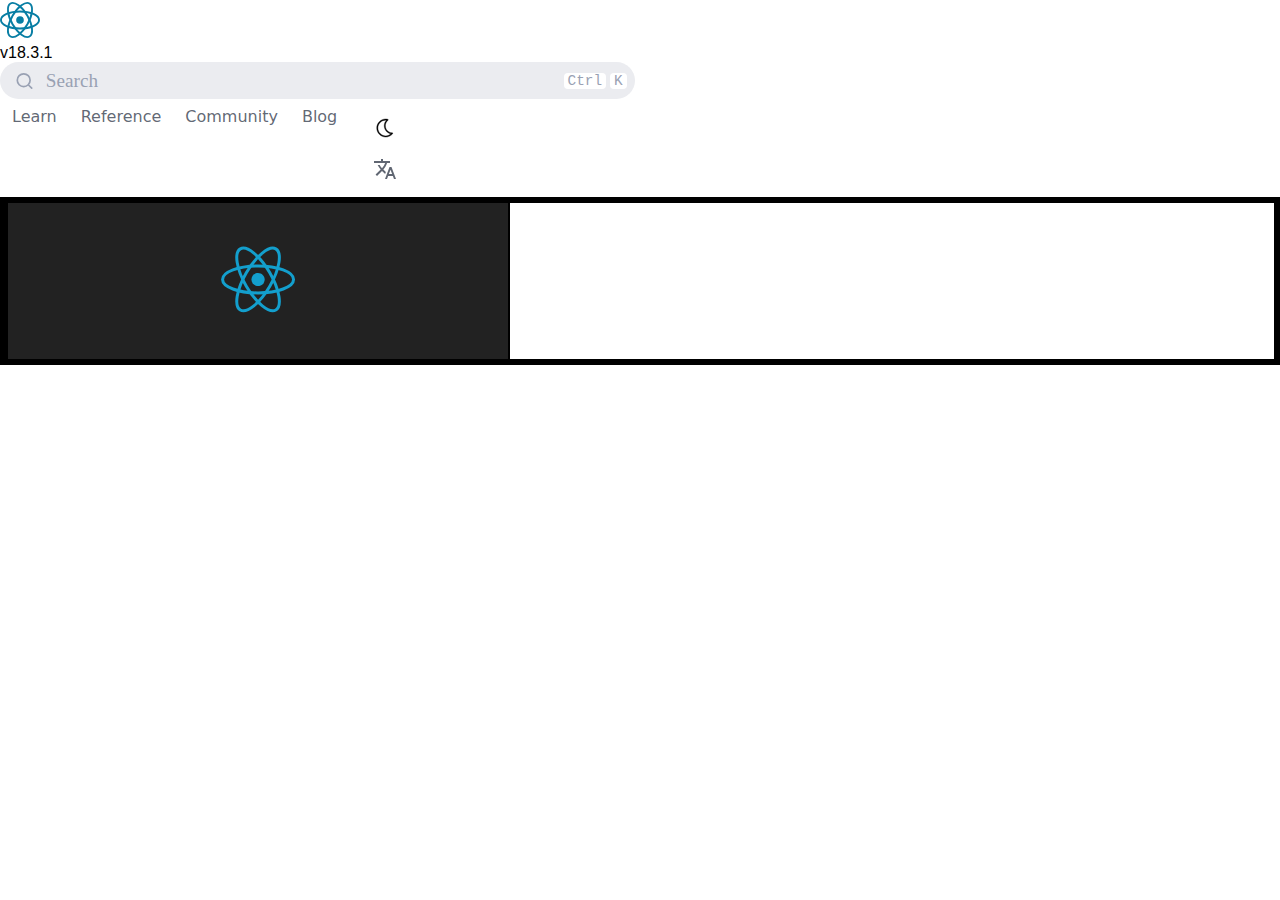
<file: demo.html>
<!DOCTYPE html>
<html lang="en">

<head>
    <meta charset="UTF-8">
    <meta name="viewport" content="width=device-width, initial-scale=1.0">
    <title>React</title>
    <link rel="stylesheet" href="/style.css" type="text/css">
</head>

<body>
    <div id="head-container">
        <div class="header">
            <div class="logo">
                <div class="logo-svg">
                    <svg width="100%" height="100%" viewBox="-10.5 -9.45 21 18.9" fill="none" xmlns="http://www.w3.org/2000/svg" class="text-sm me-0 w-10 h-10 text-brand dark:text-brand-dark flex origin-center transition-all ease-in-out" style="width: 40px;height: 40px;color: #087EA4;"> <circle cx="0" cy="0" r="2" fill="currentColor"></circle> <g stroke="currentColor" stroke-width="1" fill="none"> <ellipse rx="10" ry="4.5"></ellipse> <ellipse rx="10" ry="4.5" transform="rotate(60)"></ellipse> <ellipse rx="10" ry="4.5" transform="rotate(120)"></ellipse> </g> </svg>
                </div>
                <div class="logo-text">v18.3.1</div>
            </div>
            <div class="search">
                <button class="search-btn">
                    <svg width="1em" height="1em" viewBox="0 0 20 20" class="align-middle me-3 text-gray-30 shrink-0 group-betterhover:hover:text-gray-70" style="width: 17px;height: 26px;margin-right: 0.8rem;"><path d="M14.386 14.386l4.0877 4.0877-4.0877-4.0877c-2.9418 2.9419-7.7115 2.9419-10.6533 0-2.9419-2.9418-2.9419-7.7115 0-10.6533 2.9418-2.9419 7.7115-2.9419 10.6533 0 2.9419 2.9418 2.9419 7.7115 0 10.6533z" stroke="currentColor" fill="none" stroke-width="2" fill-rule="evenodd" stroke-linecap="round" stroke-linejoin="round"></path></svg>
                    Search
                    <span class="search-kbd">
                        <kbd>Ctrl</kbd>
                        <kbd>K</kbd>
                    </span>
                </button>
            </div>
            <div class="nav">
                <div><a class="nav-link" href="#">Learn</a></div>
                <div><a class="nav-link" href="#">Reference</a></div>
                <div><a class="nav-link" href="#">Community</a></div>
                <div><a class="nav-link" href="#">Blog</a></div>
                <div class="themeLangGit">
                    <div class="theme">
                        <svg xmlns="http://www.w3.org/2000/svg" width="28" height="28" viewBox="0 0 32 32"> <g fill="none" fill-rule="evenodd" transform="translate(-440 -200)"> <path fill="currentColor" fill-rule="nonzero" stroke="currentColor" stroke-width="0.5" d="M102,21 C102,18.1017141 103.307179,15.4198295 105.51735,13.6246624 C106.001939,13.2310647 105.821611,12.4522936 105.21334,12.3117518 C104.322006,12.1058078 103.414758,12 102.5,12 C95.8722864,12 90.5,17.3722864 90.5,24 C90.5,30.6277136 95.8722864,36 102.5,36 C106.090868,36 109.423902,34.4109093 111.690274,31.7128995 C112.091837,31.2348572 111.767653,30.5041211 111.143759,30.4810139 C106.047479,30.2922628 102,26.1097349 102,21 Z M102.5,34.5 C96.7007136,34.5 92,29.7992864 92,24 C92,18.2007136 96.7007136,13.5 102.5,13.5 C102.807386,13.5 103.113925,13.5136793 103.419249,13.5407785 C101.566047,15.5446378 100.5,18.185162 100.5,21 C100.5,26.3198526 104.287549,30.7714322 109.339814,31.7756638 L109.516565,31.8092927 C107.615276,33.5209452 105.138081,34.5 102.5,34.5 Z" transform="translate(354.5 192)"></path> <polygon points="444 228 468 228 468 204 444 204"></polygon> </g> </svg>
                    </div>
                    <div class="lang">
                        <a href="">
                            <svg xmlns="http://www.w3.org/2000/svg" width="24" height="24" viewBox="0 0 24 24"> <path fill="currentColor" d=" M12.87 15.07l-2.54-2.51.03-.03c1.74-1.94 2.98-4.17 3.71-6.53H17V4h-7V2H8v2H1v1.99h11.17C11.5 7.92 10.44 9.75 9 11.35 8.07 10.32 7.3 9.19 6.69 8h-2c.73 1.63 1.73 3.17 2.98 4.56l-5.09 5.02L4 19l5-5 3.11 3.11.76-2.04zM18.5 10h-2L12 22h2l1.12-3h4.75L21 22h2l-4.5-12zm-2.62 7l1.62-4.33L19.12 17h-3.24z "> </path> </svg>
                        </a>
                    </div>
                    <div class="git">
                        <a href="">
                            <svg xmlns="http://www.w3.org/2000/svg" width="20" height="20" viewBox="0 0 24 24"><g fill="currentColor"><path d="M12 0c-6.626 0-12 5.373-12 12 0 5.302 3.438 9.8 8.207 11.387.599.111.793-.261.793-.577v-2.234c-3.338.726-4.033-1.416-4.033-1.416-.546-1.387-1.333-1.756-1.333-1.756-1.089-.745.083-.729.083-.729 1.205.084 1.839 1.237 1.839 1.237 1.07 1.834 2.807 1.304 3.492.997.107-.775.418-1.305.762-1.604-2.665-.305-5.467-1.334-5.467-5.931 0-1.311.469-2.381 1.236-3.221-.124-.303-.535-1.524.117-3.176 0 0 1.008-.322 3.301 1.23.957-.266 1.983-.399 3.003-.404 1.02.005 2.047.138 3.006.404 2.291-1.552 3.297-1.23 3.297-1.23.653 1.653.242 2.874.118 3.176.77.84 1.235 1.911 1.235 3.221 0 4.609-2.807 5.624-5.479 5.921.43.372.823 1.102.823 2.222v3.293c0 .319.192.694.801.576 4.765-1.589 8.199-6.086 8.199-11.386 0-6.627-5.373-12-12-12z"></path></g></svg>
                        </a>
                    </div>
                
            </div>
        </div>
    </div>
</body>
<script src="/script.js"></script>

</html>

<div class="second-div">
    <div class="sd-f1">
        <div class="f1-t1">
            <div>
                <div class="fflx">
                    <div class="fflx-1">
                        <div class="main-ff">
                            <img src="/images/cover.svg" width="500" height="263" alt="" class="w-full object-cover">
                        </div>
                    </div>
                </div>
            </div>
        </div>
    </div>
</div>
</file>
<file: style.css>
@media only screen and (min-width: 1024px) {
}
/* For LARG-SCREEN */

*,
:after,
:before {
  box-sizing: border-box;
  border: 0 solid #e5e7eb;
  font-family: "Gill Sans", "Gill Sans MT", Calibri, "Trebuchet MS", sans-serif;
  margin: 0;
  padding: 0;
}
:root{
  --tw-border-spacing-x: 0;
  --tw-border-spacing-y: 0;
  --tw-translate-x: 0;
  --tw-translate-y: 0;
  --tw-rotate: 0;
  --tw-skew-x: 0;
  --tw-skew-y: 0;
  --tw-scale-x: 1;
  --tw-scale-y: 1;
  --tw-pan-x: ;
  --tw-pan-y: ;
  --tw-pinch-zoom: ;
  --tw-scroll-snap-strictness: proximity;
  --tw-gradient-from-position: ;
  --tw-gradient-via-position: ;
  --tw-gradient-to-position: ;
  --tw-ordinal: ;
  --tw-slashed-zero: ;
  --tw-numeric-figure: ;
  --tw-numeric-spacing: ;
  --tw-numeric-fraction: ;
  --tw-ring-inset: ;
  --tw-ring-offset-width: 0px;
  --tw-ring-offset-color: #fff;
  --tw-ring-color: rgba(59, 130, 246, 0.5);
  --tw-ring-offset-shadow: 0 0 #0000;
  --tw-ring-shadow: 0 0 #0000;
  --tw-shadow: 0 0 #0000;
  --tw-shadow-colored: 0 0 #0000;
  --tw-blur: ;
  --tw-brightness: ;
  --tw-contrast: ;
  --tw-grayscale: ;
  --tw-hue-rotate: ;
  --tw-invert: ;
  --tw-saturate: ;
  --tw-sepia: ;
  --tw-drop-shadow: ;
  --tw-backdrop-blur: ;
  --tw-backdrop-brightness: ;
  --tw-backdrop-contrast: ;
  --tw-backdrop-grayscale: ;
  --tw-backdrop-hue-rotate: ;
  --tw-backdrop-invert: ;
  --tw-backdrop-opacity: ;
  --tw-backdrop-saturate: ;
  --tw-backdrop-sepia: ;
}
#__Next {
  width: 100%;
  padding: 0px;
  margin: 0px;
  background-color: #ffff;
}
.min-w {
  min-width: 0px;
}
.isolate {
  isolation: isolate;
}
.text-primary {
  color: rgba(35 39 47 1);
}
.font-normal {
  font-weight: 400;
}
.break-words {
  overflow-wrap: break-word;
}
.ps-0 {
  -webkit-padding-start: 0;
  padding-inline-start: 0;
}
.bg-gradient-left {
  background-image: conic-gradient(
    from 90deg at -10% 100%,
    #bcc1cd 0deg,
    #bcc1cd 90deg,
    #fff 1turn
  );
}
.border-primary\/10 {
  border-color: rgba(35, 39, 47, 0.1);
}
.w-full {
  width: 100%;
}
/* Header Section */
.head {
  max-width: 96.19vw;
  height: 4.7vw;
  margin: auto;
  display: flex;
  justify-content: space-between;
  align-items: center;
}
.head-section {
  display: flex;
  justify-content: center;
  align-items: center;
}
.react-logo {
  width: 3.55vw;
}
.react-version {
  width: 3.4vw;
  margin-left: 6px;
}
.react-version a {
  text-decoration: none;
  color: #5e687e;
}
/* Search Section */
.search-btn {
  width: 49.59vw;
  height: 2.929vw;
  display: flex;
  justify-content: center;
  align-items: center;
  border: none;
  background-color: #ebecf0;
  color: #99a1b3;
  border-radius: 5rem;
  font-size: 1.2rem;
  font-family: ui-monospace;
  font-weight: 400;
  padding: 4px 4px 4px 16px;
}
.search-kbd {
  margin: auto 4px auto auto;
  font-size: 0.9rem;
}
.search-kbd kbd {
  background-color: rgb(255, 255, 255);
  padding: 0px 4px;
  border-radius: 4px;
  font-family: courier, monospace;
}
/* Theme Section */
.head-section-c {
  display: flex;
  justify-content: space-between;
  align-items: center;
  width: 37.9vw;
  height: 3.514vw;
}
.nav {
  width: 25.44vw;
  display: flex;
  justify-content: space-between;
  align-items: center;
}
.nav a {
  text-decoration: none;
  color: #404756d4;
  font-size: 1rem;
  font-weight: 500;
  font-family: system-ui, -apple-system, BlinkMacSystemFont, "Segoe UI", Roboto,
    Oxygen, Ubuntu, Cantarell, "Open Sans", "Helvetica Neue";
}
.nav div {
  height: 2.6255rem;
  padding: 8px 12px;
}
.nav div:hover {
  background-color: #ebecf0;
  border-radius: 3rem;
  cursor: pointer;
}
.tlg {
  width: 10.55vw;
  display: flex;
  justify-content: center;
  align-items: center;
}
.theme,
.language,
.git {
  width: 3rem;
  height: 3rem;
  display: flex;
  justify-content: center;
  align-items: center;
}
.git,
.language,
.togle-btn button a {
  align-self: center;
  align-content: center;
}
.tlg div:hover {
  background-color: #ebecf0;
  border-radius: 50%;
  cursor: pointer;
}
.tlg div:hover .togle-btn,
.togle-btn svg:hover {
  background-color: #ebecf0;
  cursor: pointer;
}
.togle-btn {
  border: none;
  background-color: #ffff;
}
/* --------------------------------------------- */
/* Main Section */
/* --------------------------------------------- */
/* First Section  */
/* --- Flex-Div-1--- */
.flex_div-1 {
  width: 95.828vw;
  display: flex;
  flex-direction: column;
  align-items: center;
  align-content: center;
  flex-wrap: wrap;
  margin: 6.048rem auto 7.2rem;
}
._1f1 {
  margin: 1rem 0rem 0.75rem 0rem;
}
._1t2 {
  font-weight: 550;
  font-size: 3.4rem;
  font-family: system-ui;
  color: #23272f;
  isolation: isolate;
}
._1t3 {
  font-family: system-ui, -apple-system, BlinkMacSystemFont, "Segoe UI", Roboto,
    Oxygen, Ubuntu, Cantarell, "Open Sans", "Helvetica Neue", sans-serif;
  font-weight: 500;
  font-size: xx-large;
  color: #404756;
  padding: 0.252rem 0rem;
}
._1f4-div {
  margin: auto;
  width: 20.1rem;
  display: flex;
  flex-direction: row;
  justify-content: space-around;
  margin-top: 1.26rem;
}
._1_4t1-btn-l {
  border-radius: 2rem;
  font-size: 1.2rem;
  font-weight: 600;
  padding: 0.75rem 1.5rem;
  cursor: pointer;
  background-color: #087ea4;
}
._1_4t1-btn-l a {
  text-decoration: none;
  color: white;
}
._1_4t1-btn-l:hover {
  background-color: #087da4cb;
}
._1_4t2-btn-r {
  border-radius: 2rem;
  border: 1px solid #e0e1e7;
  font-size: 1.2rem;
  font-weight: 600;
  padding: 0.756rem 1.512rem;
  cursor: pointer;
}
._1_4t2-btn-r a {
  text-decoration: none;
  color: #404756;
}
._1_4t2-btn-r:hover {
  background-color: #ebecf0;
}
/* --- Flex-Div-2--- */
.flex_div-2 {
  border-top-width: 1px;
  contain: content;
  margin: auto;
  display: flex;
  scroll-behavior: smooth;
}
._2f1-frame {
  width: 100%;
  display: flex;
  flex-direction: column;
  justify-content: center;
  align-items: center;
  margin: 8.064rem auto 8.064rem;
  gap: 0.5rem;
}
/* ----Flex 1---- */
._2_1f1-div {
  width: 61.845vw;
  display: flex;
  flex-direction: column;
  justify-content: center;
  align-items: center;
}
._2_1_1t1 {
  max-width: 36rem;
  width: 100%;
  font-size: 52px;
  line-height: 1.16;
  font-weight: 600;
  text-align: center;
  color: #404756;
  margin: -1rem 0px 1.75rem;
  font-family: system-ui, -apple-system, BlinkMacSystemFont, "Segoe UI", Roboto,
    Oxygen, Ubuntu, Cantarell, "Open Sans", "Helvetica Neue", sans-serif;
}
._2_1_1t2 {
  font-size: 1.36rem;
  font-weight: 600;
  text-align: center;
  text-indent: 3px;
  color: #404756;
  font-family: system-ui, -apple-system, BlinkMacSystemFont, "Segoe UI", Roboto,
    Oxygen, Ubuntu, Cantarell, "Open Sans", "Helvetica Neue", sans-serif;
  line-height: 33px;
}
._2_1_1t2 code {
  background-color: #e6e8ed;
  color: #404756;
  padding: 0.2rem 0.4rem;
  font-weight: 500;
  font-family: "Courier New", Courier, monospace;
  border-radius: 0.5rem;
  line-height: 1.8rem;
}
/* ----Flex 2---- */
._2_1f2-div {
  max-width: 80rem;
  width: 100%;
  margin: auto;
  display: flex;
  flex-direction: column;
  height: 100%;
}
._2_1_2t1 {
  width: 100%;
  padding: 0rem 1.25rem 0rem 2.5rem;
}
._2_1_2f3-div {
  max-width: 80rem;
  margin: 4rem auto;
  display: flex;
  flex-direction: column;
  width: 100%;
  border-radius: 1rem;
  background-color: rgba(246 247 249 1);
}
._2_1_2_3f4-div {
  display: flex;
  flex-direction: row;
  gap: 1.25rem;
  background-size: 60% 100%;
  background-position: 100%;
  background-color: rgba(235 236 240 1);
  border-radius: 1rem;
  box-shadow: inset 0 0 0 1px rgba(0, 0, 0, 0.08);
  text-shadow: inset 0 0 0 1px;
  box-shadow: 0 0 #0000;
  background-repeat: no-repeat;
  background-image: url(/images/meta-gradient.png);
  align-items: center;
  flex-grow: 1;
  width: 100%;
  margin: auto;
  height: 100%;
}
._2_1_2_3_4f5-div {
  width: 100%;
  height: 100%;
  display: flex;
  flex-direction: column;
  border-radius: 1rem;
  margin: -1.25rem;
  box-shadow: 0 16px 32px -16px rgba(0, 0, 0, 0.1), 0 0 0 1px rgba(0, 0, 0, 0.1);
  background-color: rgb(250, 251, 252);
  z-index: 0;
  position: relative;
}
._2_1_2_3_4_5t1 {
  width: 100%;
  border-top-left-radius: 1rem;
  border-top-right-radius: 1rem;
  background-color: rgb(246 247 249);
  border-color: rgba(0, 0, 0, 0.05);
  border-bottom-width: 1px;
  padding-top: 8px;
  height: 39px;
  box-shadow: 0 16px 32px -16px rgba(0, 0, 0, 0.1), 0 0 0 1px rgba(0, 0, 0, 0.1);
}
._2_1_2_3_4_5t2 {
  color: rgb(94 104 126);
  font-size: 15px;
  text-align: start;
  user-select: none;
  margin: 0.25rem 1.25rem;
  font-weight: bold;
  height: 27px;
}
/* colors for code */
.sandpack {
  --sp-colors-accent: #087ea4;
  --sp-colors-clickable: #959da5;
  --sp-colors-disabled: #24292e;
  --sp-colors-error: #811e18;
  --sp-colors-error-surface: #ffcdca;
  --sp-colors-surface1: #fff;
  --sp-colors-surface2: #e4e7eb;
  --sp-syntax-color-plain: #24292e;
  --sp-syntax-color-comment: #6a737d;
  --sp-syntax-color-keyword: #d73a49;
  --sp-syntax-color-tag: #22863a;
  --sp-syntax-color-punctuation: #24292e;
  --sp-syntax-color-definition: #6f42c1;
  --sp-syntax-color-property: #005cc5;
  --sp-syntax-color-static: #032f62;
  --sp-syntax-color-string: #032f62;
}

.sandpack {
  color-scheme: inherit;
  -webkit-font-smoothing: antialiased;
  --sp-space-1: 4px;
  --sp-space-2: 8px;
  --sp-space-3: 12px;
  --sp-space-4: 16px;
  --sp-space-5: 20px;
  --sp-space-6: 24px;
  --sp-space-7: 28px;
  --sp-space-8: 32px;
  --sp-space-9: 36px;
  --sp-space-10: 40px;
  --sp-space-11: 44px;
  --sp-border-radius: 4px;
  --sp-layout-height: 300px;
  --sp-layout-headerHeight: 40px;
  --sp-transitions-default: 150ms ease;
  --sp-zIndices-base: 1;
  --sp-zIndices-overlay: 2;
  --sp-zIndices-top: 3;
  --sp-font-body: Optimistic Display, -apple-system, ui-sans-serif, system-ui,
    -apple-system, BlinkMacSystemFont, Segoe UI, Roboto, Helvetica Neue, Arial,
    Noto Sans, sans-serif, Apple Color Emoji, Segoe UI Emoji, Segoe UI Symbol,
    Noto Color Emoji;
  --sp-font-mono: Source Code Pro, ui-monospace, SFMono-Regular, Menlo, Monaco,
    Consolas, Liberation Mono, Courier New, monospace;
  --sp-font-size: calc(1em - 20%);
  --sp-font-lineHeight: 24px;
}
._2_1_2_3_4_5f6-div {
  width: 100%;
  height: 100%;
  display: flex;
  align-items: center;
  box-shadow: 0 0 #0000;
  background-color: rgb(255 255 255);
  overflow-x: auto;
  overflow: hidden;
  contain: content;
  background-size: 60% 100%;
  border-bottom-left-radius: 1rem;
  border-bottom-right-radius: 1rem;
}
.sandpack .sp-wrapper {
  width: 100%;
  height: 100%;
}
.sandpack .sp-stack,
_2_1_2_3_4_5_6f7-div {
  display: flex;
  flex-direction: column;
  width: 100%;
  height: 100%;
  position: relative;
}
.sandpack .code-editor {
  flex: 1 1;
  position: relative;
  overflow: auto;
  background: var(--sp-colors-surface1);
}
pre {
  font-family: Source Code Pro, ui-monospace, SFMono-Regular, Menlo, Monaco,
    Consolas, Liberation Mono, Courier New, monospace;
  font-feature-settings: normal;
  font-variation-settings: normal;
  font-size: 1em;
  font-family: monospace;
  white-space: pre;
}
.sandpack .sp-cm {
  margin: 0;
  outline: none;
  height: 100%;
  display: flex;
}
.sandpack .sp-cm {
  -webkit-text-size-adjust: none;
}
.sp-pre-placeholder {
  line-height: 8px;
  font-size: 16px;
  font-family: Source Code Pro, ui-monospace, SFMono-Regular, Menlo, Monaco,
    Consolas, Liberation Mono, Courier New, monospace;
  -webkit-font-smoothing: auto;
  overflow: hidden;
}
.cm-line {
  padding-left: var(--sp-space-5);
}
/* cods colors */
.sandpack .sp-syntax-keyword {
  color: var(--sp-syntax-color-keyword);
}
.sandpack .sp-syntax-definition {
  color: var(--sp-syntax-color-definition);
}
.sandpack .sp-syntax-punctuation {
  color: var(--sp-syntax-color-punctuation);
}
.sandpack .sp-syntax-property {
  color: var(--sp-syntax-color-property);
}
.sandpack .sp-syntax-tag {
  color: var(--sp-syntax-color-tag);
}
.sandpack .sp-syntax-plain {
  color: var(--sp-syntax-color-plain);
}
._2_1_2_3_4f6-div {
  padding: 1.25rem;
  margin: -5rem auto;
  display: flex;
  flex-direction: column;
  flex-grow: 1;
  width: 100%;
  position: relative;
}
._2_1_2_3_4_6t1 {
  max-width: 48rem;
  width: 100%;
  margin: auto;
  color: rgb(64 71 86);
  line-height: 1.5;
  background-color: rgb(255 255 255);
  border-radius: 1rem;
  overflow-y: auto;
  overflow: hidden;
}
._2_1_2_3_4_6t2 {
  padding: 1rem;
  content-visibility: auto;
}
._2_1_2_3_4_6f1 {
  gap: 0.75rem;
  display: flex;
  flex-direction: row;
  align-items: center;
}
.thumbnail {
  width: 9rem;
  outline-color: #087ea4;
  outline-offset: 2px;
  box-shadow: inset 0 0 0 1px rgba(0, 0, 0, 0.08);
  color: hsla(0, 0%, 100%, 0.5);
  vertical-align: middle;
  background-size: cover;
  background-color: rgb(255 255 255 / var(--tw-bg-opacity));
  border-radius: 0.5rem;
  overflow: hidden;
  justify-content: center;
  align-items: center;
  flex-direction: column;
  user-select: none;
  aspect-ratio: 16 / 9;
  display: flex;
  --tw-gradient-from: #c76a15 var(--tw-gradient-from-position);
  --tw-gradient-stops: var(--tw-gradient-from),
    #087ea4 var(--tw-gradient-via-position), var(--tw-gradient-to);
  --tw-gradient-to: #2b3491 var(--tw-gradient-to-position);
  background-image: conic-gradient(at top right, var(--tw-gradient-stops));
  display: flex;
}
.description {
  outline-color: #087ea4;
  outline-offset: 4px;
  gap: 0.125rem;
  display: flex;
  flex-direction: column;
  color: inherit;
  text-decoration: inherit;
  flex: 1 1;
}
.description h1 {
  --tw-text-opacity: 1;
  color: rgb(35 39 47 / var(--tw-text-opacity));
  line-height: 1.25;
  font-weight: 700;
  font-size: 15px;
  margin: 0;
}
.description p {
  color: rgb(94 104 126 / var(--tw-text-opacity));
  line-height: 1.375;
  font-size: 13px;
  margin: 0;
}
.heart-btn {
  outline-offset: 2px;
  outline: 2px solid transparent;
  --tw-text-opacity: 1;
  color: rgb(94 104 126 / var(--tw-text-opacity));
  border-radius: 9999px;
  justify-content: center;
  align-items: center;
  cursor: pointer;
  width: 2.5rem;
  height: 2.5rem;
  display: flex;
  position: relative;
  -webkit-appearance: button;
  background-color: transparent;
  background-image: none;
  text-transform: none;
  font-family: inherit;
  font-feature-settings: inherit;
  font-variation-settings: inherit;
  font-size: 100%;
  font-weight: inherit;
  line-height: inherit;
  color: inherit;
  margin: 0;
  padding: 0;
}
.heart-btn svg {
  overflow: visible;
  position: absolute;
  display: block;
  /* vertical-align: middle; */
}
.w-6 {
  display: block;
  /* vertical-align: middle; */
  height: 1.5rem;
  width: 1.5rem;
}
._2f3-div {
  max-width: 56rem;
  width: 100%;
  display: flex;
  flex-direction: column;
  justify-content: center;
  align-items: center;
  text-align: center;
  --tw-text-opacity: 0.8;
  margin: auto;
}
._2f3-div > p {
  font-size: 1.36rem;
  font-weight: 600;
  text-align: center;
  text-indent: 3px;
  color: #404756;
  font-family: system-ui, -apple-system, BlinkMacSystemFont, "Segoe UI", Roboto,
    Oxygen, Ubuntu, Cantarell, "Open Sans", "Helvetica Neue", sans-serif;
  line-height: 33px;
}
/* --------------------3rd  Layout--------------- */
/* -----------Videos Display Section------------- */
.videos-three {
  gap: 0.75rem;
  display: flex;
  flex-direction: column;
}
.f-row {
  gap: 0.75rem;
  display: flex;
  flex-direction: row;
  align-items: center;
}
.heading-3 {
  font-size: 20px;
  margin: 0;
  margin-bottom: 1rem;
  font-weight: 700;
  line-height: 1.375;
  color: rgb(35 39 47);
}
/* --------------------4th  Layout--------------- */
/* -----------Videos Display Section------------- */
/* .first-div{
        width: 100%;
        color: rgba(94,104,126, 1);
        font-size: 13px;
        text-align: center;
        background-color: rgba(153,161,179, .2);
        border-radius: 99999px;
        display: flex;
        flex-direction: row;
        align-items: center;
        height: 2rem;
        position: relative;
        justify-content: center;
        padding: 0 .5rem
    } */


:root{
  --black: black;
}

/* right-block */

.realtive-mt-0 {
  width: 100%;
  display: flex;
  flex-grow: 1;
  padding: 1.25rem;
  margin: -5rem 0;
  position: relative;
  justify-content: center;
}
.mx-auto-max-w-3xl {
  max-width: 48rem;
  box-shadow: var(--tw-ring-offset-shadow, 0 0 #0000),
    var(--tw-ring-shadow, 0 0 #0000), var(--tw-shadow);
  --tw-shadow: 0 16px 32px -16px rgba(0, 0, 0, 0.1),
    0 0 0 1px rgba(0, 0, 0, 0.1);
  --tw-shadow-colored: 0 16px 32px -16px var(--tw-shadow-color),
    0 0 0 1px var(--tw-shadow-color);
  border-radius: 1rem;
  width: 100%;
  margin: auto;
  position: relative;
}
.w-full-h-14 {
  --tw-backdrop-saturate: saturate(2);
  --tw-backdrop-blur: blur(16px);
  backdrop-filter: var(--tw-backdrop-blur) var(--tw-backdrop-saturate);
  box-shadow: var(--tw-ring-offset-shadow, 0 0 #0000);
  padding: 0px 0.75rem;
  background-color: rgba(255, 255, 255, 1);
  border-top-left-radius: 1rem;
  border-top-right-radius: 1rem;
  overflow: hidden;
  gap: 0.5rem;
  width: 100%;
  display: flex;
  flex-direction: row;
  height: 3.5rem;
  align-items: center;
}
.select-none /* url place */{
  color: rgba(94, 104, 126, 1);
  font-size: 13px;
  text-align: center;
  background-color: rgba(153, 161, 179, .2);
  border-radius: 9999px;
  display: flex;
  align-items: center;
  flex-direction: row;
  user-select: none;
  width: 100%;
  height: 2rem;
  position: relative;
  padding: 0px 0.28rem;
  justify-content: center;
}
.h-4-w-6 /* empty div in url */{
  width: 1.5rem;
  height: 1rem;
}

.w-full-leading-snug /* flex www:expample sect */{
  width: 100%;
  line-height: 1.375rem;
  display: flex;
  flex-direction: row;
  justify-content: center;
  align-items: center;
  user-select: none;
}
.w-full-leading-snug svg /* svg lock in url */{
  display: block;
  vertical-align: middle;
  color: rgb(94 104 126);
  opacity: 0.6;
  margin-right: .25rem;
  overflow-clip-margin: content-box;
  overflow: hidden;
}
.w-full-leading-snug span /* "example.com"""/" in url */{
  color: rgba(153, 161, 179, 1);
}
.shadow-span{
  border-radius: 50%;
  display: block;
  position: absolute;
  top: 50%;
  width: 15px;
  height: 15px;
  /* border: 1px solid #5bb8ea; */
  animation: animate 2.5s infinite;
  animation-delay: calc(var(--i) * 1s);
  transform: translate(0%, -50%);
  background: transparent;
  --tw-shadow: 0 0 0 8px rgba(0,0,0,.3);
  --tw-shadow-colored: 0 0 0 8px var(--tw-shadow-color);
  box-shadow: var(--tw-ring-offset-shadow, 0 0 #0000), var(--tw-ring-shadow, 0 0 #0000), var(--tw-shadow);
}
.relative-rounded-full   /* ring for animate */{
 position: relative;
 border-radius: 99999px;
  display: flex;
  justify-content: center;
  align-items: center;
  box-shadow: var(--tw-ring-offset-shadow, 0 0 #0000),
  var(--tw-ring-shadow, 0 0 #0000), var(--tw-shadow);
}
@keyframes animate {
  0% {
    width: 15px;
    height: 15px;
    opacity: 1;
  }
  50% {
    opacity: 1;
  }
  100% {
    width: 25px;
    height: 25px;
    opacity: 0;
  }
}
/* .shadow-ring {
  box-shadow: var(--tw-ring-offset-shadow, 0 0 #0000),
    var(--tw-ring-shadow, 0 0 #0000), var(--tw-shadow);
  z-index: 0;
  inset: 0;
  border-radius: 9999px;
  border: 2px solid var(--black);
} */
.ring-btn {
  padding: 0.375rem;
  background-color: rgba(235, 236, 239, 1);
  border-radius: 99999px;
  display: flex;
  justify-content: center;
  align-items: center;
  z-index: 10;
  cursor: pointer;
  background-image: none;
  text-transform: none;
  font-size: 100%;
  margin: 0;
  text-align: center;
}
ring-btn svg{
  color: rgb(94 104 126);
  display: block;
  vertical-align: middle;
  font-size: 17px;
}
.h-full-flex{
  height: 100%;
  display: flex;
  border-radius: 1rem;
  overflow-y: auto;
  position: relative;
  z-index: 1;
}
.max-w-3xl-roundend-2xl{
  height: 35rem;
  --tw-shadow: 0 0 #0000;
  --tw-shadow-colored: 0 0 #0000;
  box-shadow:var(--tw-ring-offset-shadow, 0 0 #0000),var(--tw-ring-shadow, 0 0 #0000), var(--tw-shadow);
  line-height: 1.5;
  background-color: rgba(255, 255, 255, 1);
  overflow: hidden;
  overflow-y: auto;
  max-width: 48rem;
  width: 100%;
  margin: 0 auto;
  z-index: -1;
}
/* .p-0{
} */
.transition-opacity-delay-100{
  transition-delay: .1s;
  transition-property: opacity;
  transition-timing-function:cubic-bezier(0.4, 0, 0.2, 1);
  transition-duration: .15s;
  opacity: 1;
}
.h-40-overflow-hidden{
  overflow: hidden;
  align-items: center;
  height: 10rem;
  display: flex;
  position: relative;
}
.absolute-inset-0{
  padding: .5rem 0;
  --tw-gradient-to: transparent var(--tw-gradient-to-position);
  --tw-gradient-stops: var(--tw-gradient-from), transparent var(--tw-gradient-via-position);
  background-image: linear-gradient(to top, var(--tw-gradient-stops));
  --tw-gradient-from: rgba(0,0,0,.4) var(--tw-gradient-from-position);
  display: flex;
  align-items: center;
  inset: 0;
  position: absolute;
}
.object-cover {
  width: 100%;
  height: auto;
  object-fit: cover;
}
.px-4-pb-4{
  padding: 0px 1rem 1rem;
}
.mt-3{
  margin-top: .75rem;
}
.mb-3-py-1{
  padding: .25rem 0;
  margin-bottom: .75rem;
}
.sr-only {
  position: absolute;
  width: 1px;
  height: 1px;
  padding: 0;
  margin: -1px;
  overflow: hidden;
  clip: rect(0, 0, 0, 0);
  white-space: nowrap;
  border-width: 0;
}
.relative-w-full{
  width: 100%;
  position: relative;
}
.absolute-inset-y-0{
  padding-inline-start: 1rem;
  align-items: center;
  display: flex;
  inset-inline-start: 0;
  top: 0;
  bottom: 0;
  position: absolute;
  pointer-events: none;
}
.text-gray-30-w-4{
  color: rgba(153, 161, 179, 1);
  width: 1rem;
  /* svg default change */
  display: block;
  vertical-align: middle;
}
.flex-ps-11{
  outline-offset: 2px;
  outline: 2px solid transparent;
  color: rgba(35, 39, 47, 1);
  font-size: 15px;
  vertical-align: middle;
  text-align: start;
  padding: 1rem 0;
  padding-inline-start: 2.75rem;
  background-color: rgba(235, 236, 240, 1);
  border-radius: 99999px;
  align-items: center;
  width: 100%;
  height: 2.5rem;
  display: flex;
  /* input button defaults change */
    font-family: inherit;
    font-feature-settings: inherit;
    font-variation-settings: inherit;
    font-size: 100%;
    font-weight: inherit;
    line-height: inherit;
    color: inherit;
    margin: 0;
}
.relative{
  position: relative;
}
.font-bold-text-xl{
  color: rgba(35,39, 47, 1);
  font-weight: 700;
  line-height: 1.375;
  font-size: 20px;
  margin-bottom: 1rem;
}
.flex-felx-col{
  display: flex;
  flex-direction: column;
  gap:1rem;
}
.flex-flex-row{
  gap: .75rem;
  display:flex;
  flex-direction: row;
  align-items: center;
}
.outline-link{
  width: 9rem;
  transition-property: opacity;
  transition-timing-function: cubic-bezier(.4,0,.2,1);
  transition-duration: .15s;
  outline-color: #087ea4;
  outline-offset: 2px;
  --tw-shadow: inset 0 0 0 1px rgba(0,0,0, .08);
  --tw-shadow-colored: inset 0 0 0 1px var( --tw-shadow-color);
  box-shadow:  var(--tw-ring-offset-shadow, 0 0 #0000), var(--tw-ring-shadow, 0 0 #0000), var(--tw-shadow);
  color: hsla(0, 0%, 100%, .5);
  vertical-align: middle;
  background-size: cover;
  /* --tw-gradient-to: #404756 var(--tw-gradient-to-position);
  --tw-gradient-from: #343a46 var(--tw-gradient-from-position);
  background-image: conic-gradient(at top right, var(--tw-gradient-stops)); */
  background-color: rgb(255, 255, 255, 1);
  background-image: linear-gradient(to top, rgba(52,58,70, 1), rgba(52,58,70, 1));
  border-radius: .5rem;
  overflow: hidden;
  justify-content: center;
  align-items: center;
  flex-direction: column;
  user-select: none;
  aspect-ratio: 16 / 9;
  display: flex;
  text-decoration: inherit;
}
.outline-link:hover , .transition-opacity:hover {
  opacity: .95;
}
.transition-opacity{
  transition-property: opacity;
  transition-timing-function: cubic-bezier(.4,0,.2,1);
  transition-duration: .15s;
  justify-content: center;
  flex-direction: row;
  width: 100%;
  display: flex;
  margin-top: .625rem;
}
.h-8-w-8{
  --tw-shadow: 0 4px 6px -1px rgba(0,0,0,.1), 0 2px 4px -1px rgba(0,0,0,.06);
  --tw-shadow-colored: 0 4px 6px -1px var(--tw-shadow-color), 0 2px 4px -1px var(--tw-shadow-color);
  box-shadow: var(--tw-ring-offset-shadow, 0 0 #0000), var(--tw-ring-shadow, 0 0 #0000), var(--tw-shadow);
  object-fit: cover;
  border-color: rgba(64, 71, 86, 1);
  border-width: 2px;
  border-radius: 9999px;
  width: 2rem;
  height: 2rem;
  /* img tag defaul5 change */
  display: block;
  vertical-align: middle;
}
.mt-1{
  margin-top: .25rem;
}
.inline-flex-text{
  outline-color: #087ea4;
  color: rgba(246, 247, 249, 1);
  font-weight: 400;
  font-size: 11px;
  padding: .25rem .375rem;
  border-radius: .5rem;
  white-space: nowrap;
  align-items: center;
  display: inline-flex;
}
.text-xs{
  color: rgba(88, 196, 220, 1);
  font-size: 11px;
  width: 1rem;
  height: 1rem;
  margin-inline-end: .25rem;
  /* default svg change */
  display: block;
  vertical-align: middle;
}
.outline-link-outline{
  outline-color: #087ea4;
  outline-offset: 4px;
  gap: .125rem;
  flex-direction: column;
  flex: 1 1;
  display: flex;
  color: inherit;
  text-decoration: inherit;
}
.text-base{
  color: rgba(35, 39, 47, 1);
  line-height: 1.25;
  font-weight: 700;
  font-size: 15px;
  margin: 0;
}
.text-base:hover{
  text-decoration: underline;
}
.text-tertiary-text{
  color: rgba(94, 104, 126, 1);
  line-height: 1.375;
  font-size: 13px;
  margin: 0;
}
.outline-none-focus{
  outline-offset: 2px;
  outline: 2px solid transparent;
  color: rgba(94, 104, 125, 1);
  border-radius: 9999px;
  justify-content: center;
  align-items: center;
  cursor: pointer;
  width: 2.5rem;
  height: 2.5rem;
  display: flex;
  position: relative;
  /* default button type change */
  -webkit-appearance: button;
    background-color: transparent;
    background-image: none;
    text-transform: none;
    /* default button change */
    font-family: inherit;
    font-feature-settings: inherit;
    font-variation-settings: inherit;
    font-size: 100%;
    font-weight: inherit;
    line-height: inherit;
    color: inherit;
    margin: 0;
    padding: 0;
}
.outline-none-focus:hover{
  background-color: #bcc1cd2a;
}
.absolute-overflow-visible{
  overflow: visible;
  position: absolute;
  /* default svg change */
  display: block;
  vertical-align: middle;
}
.text-red-50{
  transition-timing-function: cubic-bezier(.4,0,.2,1);
  transition-property: all;
    transition-timing-function: cubic-bezier(.4,0,.2,1);
    transition-duration: .15s;
    color: rgba(166, 66, 58, .5);
    transform-origin: center;
}
.w-6-h-6{
  width: 1.5rem;
  height: 1.5rem;
  display: block;
  vertical-align: middle;
  color: rgba(94, 104, 126, 1);
}

.absolute-z-10-inset /* relative-mt-child inside sect two */{
  opacity: 0;
  pointer-events: none;
  position: absolute;
  inset: 0;
  z-index: 10;
  transition-property: opacity;
  transition-timing-function: cubic-bezier(.4,0,.2,1);
  transition-duration: .15s;
  transform: translate3d(0) rotate(0) skewX(0) skewY(0) scaleX(1) scaleY(1);
  border: 2px solid var(--black);
}
.top-0-start-0 /* sect two inside div*/{
  width: 557px;
    height: 448px;
    transform: translate(28px, 140px);
    background-color: rgba(88, 196, 220, .05);
    border-width: 2px;
    border-color: rgba(8, 126, 164, 1);
    border-radius: .5rem;
    top: 0;
    inset-inline-start: 0;
    position: absolute;
    border: 2px solid var(--black);
}

.px-5-lg-px-0 /* paragraph sect */{
  text-align: center;
  padding: 0 0;
  color: #0000;
  display: flex;
  flex-direction: column;
  justify-content: center;
  align-items: center;
  max-width: 56rem;
}
.max-w-3xl-mx-auto{
font-size: 20px;
color: rgb(64 71 86);
line-height: 1.5;
max-width: 48rem;
margin: 0 auto;
}
.flex-justify-start{
  justify-content: center;
  width: 100%;
  display: flex;
}
.focus-outline-none{
  padding: 0.625 1.5rem;
  transition-timing-function: cubic-bezier(.4,0,.2,1);
  outline-offset: 2px;
  outline: 2px solid transparent;
  --tw-shadow: inset 0 0 0 1px #d9dbe3;
  --tw-shadow-colored: inset 0 0 0 1px var(--tw-shadow-color);
  box-shadow: var(--tw-ring-offset-shadow, 0 0 #0000), var(--tw-ring-shadow, 0 0 #0000), var(--tw-shadow);
  color: rgb(35 39 47 );
  line-height: 1.25;
  font-weight: 700;
  font-size: 17px;
  border-radius: 999999px;
  width: auto;
  display: inline-flex;
  justify-content: center;
  align-items: center;
  cursor: pointer;
  margin-top: 2.5rem;
}

.f1-t1 {
  content-visibility: auto;
  margin-top: 56px;
  padding: 0;
  border: 2px solid var(--black);
}
.fflx {
  transition-delay: 0.1s;
  transition-property: opacity;
  transition-timing-function: cubic-bezier(0.4, 0, 0.2, 1);
  transition-duration: 0.15s;
  opacity: 1;
  border: 2px solid var(--black);
}
.fflx-1 {
  overflow: hidden;
  align-items: center;
  height: 10rem;
  display: flex;
  position: relative;
  border: 2px solid var(--black);
}
.main-ff {
  padding: 0.5rem -1rem;
  padding: 0 0;
  border: 2px solid var(--black);
}

/* Best For Every PlatForm */

.mx-auto-flex-flex-col{
  width: 100%;
  display: flex;
  flex-direction: column;
  margin: auto;
  background-image: conic-gradient(from 90deg at -10% 100%, #bcc1cd 0deg, #bcc1cd 90deg, #fff 1turn);
  border-top-width: 1px;
  border-color: rgba(35, 39, 47, .1);
  contain: content;
}
.flex-col-gap-2{
  width: 100%;
  margin: 8rem auto;
  display: flex;
  flex-direction: column;
  flex-grow: 1;
  gap: .5rem;
}
.mx-auto-flex-col{
  width: 100%;
  display: flex;
  flex-direction: column;
}
.max-auto-max-w-4xl{
  width: 56rem;
  display: flex;
  flex-direction: column;
  margin: auto;
  padding: 0 1.25rem;
  align-items: center;
  text-align: center;
}
.leading-xl-font-display{
  width: 100%;
  max-width: 36rem;
  font-size: 52px;
  color: rgba(35, 39, 47, 1);
  line-height: 1.15;
  font-weight: 600;
  font-family: Optimistic Display, -apple-system, ui-sans-serif, system-ui, sans-serif, Apple Color Emoji, Segoe UI Emoji, Segoe UI Symbol, Noto Color Emoji;
  margin: -1rem 0 1.75rem;
}
.max-w-3xl-mx-auto-text-lg{
  max-width: 48rem;
  margin: 0 auto;
  font-size: 20px;
  color: rgba(64,71, 86, 1);
  line-height: 1.5;
}
.max-w-7xl-max-auto{
  max-width: 80rem;
  display: flex;
  flex-direction: row;
  gap: 1.25rem;
  margin: 4rem auto 7rem auto;
  padding: 0 1.25rem;
}
.relative-lg-w-6-flex{
  width: 50%;
  display: flex;
  position: relative;
}
.absolute-bottom-8{
  width: 100%;
  position: absolute;
  bottom: -2.5rem;
  z-index: 10;
}
.flex-items-center{
  display: flex;
  justify-content: center;
  align-items: center;
  gap: .75rem;
}
.w-16-h-16{
  width: 5rem;
  height: 5rem;
  border-radius: 1.5rem;
  box-shadow: 0 0  #0000, 0 0 #0000, 0 16px 32px -16px rgba(0,0,0,.1), 0 0 0 1px rgba(0,0,0,.1);
  background-color: rgba(255, 255, 255, 1);
  display: block;
  vertical-align: middle;
}
.mx-auto-max-w-3xl-shadow-nav{
  /* max-width: 48rem; */
  width: 100%;
  border-radius: 1rem;
  box-shadow: 0 0  #0000, 0 0 #0000, 0 16px 32px -16px rgba(0,0,0,.1), 0 0 0 1px rgba(0,0,0,.1);
  margin: auto;
  position: relative;
  overflow: hidden;
}
.w-full-h-14-rounded-t-2{
  width: 100%;
  height: 3.5rem;
  display: flex;
  flex-direction: row;
  align-items: center;
  backdrop-filter: blur(16px) saturate(2);
  box-shadow: 0 0 #0000, 0 0 #0000, 0 0 0 1px rgba(0,0,0,.1),0 0 0 1px;
  /* padding: 0 .75rem; */
  background-color: rgba(255, 255, 255, 1);
  opacity: 0.9;
  border-top-left-radius: 1rem;
  border-top-right-radius: 1rem;
  overflow: hidden;
  gap: .5rem;
  position: absolute;
  top: 0;
  z-index: 10;
}
.select-none-h-8-relative{
  width: 100%;
  height: 2rem;
  display: flex;
  flex-direction: row;
  align-items: center;
  justify-content: center;
  border-radius: 99999px;
  background-color: rgba(153, 161, 179, .2);
  text-align: center;
  font-size: 13px;
  color: rgba(94, 104, 126, 1);
  margin: 0 0.75rem;
}
.w-full-leading-snug{
  display: flex;
}
.text-tertiary-me-1{
  opacity: .6;
  color: rgba(94, 104, 126, 1);
  margin-inline-end: .25rem;
  display: block;
  vertical-align: middle;
  height: 16px;
}
.text-gray-30{
  color: rgba(153, 161, 179, 1);
  vertical-align: middle;
}
.h-full-flex-flex-1{
  height: 100%;
  display: flex;
  flex: 1 1;
}
.relative-overflow-hidden{
  overflow: hidden;
  position: relative;
}
.absolute-inset-0-bg-gradient-right{
  inset: 0;
  background-image: conic-gradient(from -90deg at 110% 100%, #fff 0deg,#ebecf0 90deg, #ebecf0 1turn);
  position: absolute;
}
.bg-wash-relative-h-14{
  width: 100%;
  height: 3.5rem;
  background-color: rgba(255, 255, 255, 1);
}
.relative-flex-items-start{
  padding: 2rem 2.5rem 4rem 2.5rem;
  gap: .75rem;
  display: flex;
  flex-direction: column;
  align-items: flex-start;
  justify-content: center;
  flex: 1 1;
  position: relative;
}
.leading-tight-text-primary{
  font-size: 2rem;
  color: rgba(35, 39, 47, 1);
  line-height: 1.25;
  font-weight: 600;
  margin: 0;
}
.lg-text-xl-leading-normal{
  font-size: 20px;
  color: rgba(64, 71, 86, 1);
  line-height: 1.5;
  margin: 0;
}
.flex-items-center-justify-center{
  gap: 1.25rem;
  display: flex;
  justify-content: center;
  align-items: center;
}
.mx-auto-max-w-3xl-h-auto{
  max-width: 48rem;
  height: auto;
  margin: 0 auto;
}
.p-2-5-bg-gray-95{
  box-shadow: 0 0 #0000, 0 0 #0000, 0 16px 32px -16px rgba(0, 0, 0, .1),0 0 0 1px rgba(0, 0, 0, .1);
  padding: .625rem;
  background-color: rgb(22,24,29, 1);
  border-radius: 1rem;
}
.bg-gradient-right-dark{
  padding: 0 .75rem 5rem;
  background-image: conic-gradient(from -90deg at 110% 100%, #fff 0deg, #ebecf0 90deg, #ebecf0 1turn);
  border-radius: .5rem;
  overflow: hidden;
}
.select-none-w-full-h-14{
  width: 100%;
  display: flex;
  flex-direction: row;
  justify-content: space-between;
  align-items: flex-start;
  user-select: none;
  margin-bottom: -.625rem;
  color: rgba(94, 104, 226, 1);
  padding-top: .75rem;
}
.flex-felx-col-items-start{
  padding: 2rem 2rem 0;
  display: flex;
  justify-content: center;
  align-items: flex-start;
  flex-direction: column;
  gap: .75rem;
}
.uppercase-tracking-wide{
  color: rgba(94, 104, 126, 1);
  letter-spacing: .025rem;
  line-height: 1;
  text-transform: uppercase;
  font-weight: 700;
  font-size: 13px;
}
.gap-2-flex-mt{
  gap: .5rem;
  display: .5rem;
  margin-top: -.125rem
}
.leading-tight-text-primary{
  font-size: 32px;
  color: rgba(35,39,47, 1);
  line-height: 1.25;
  font-weight: 600;
  margin: 0;
}
.h-full-lg-text-xl{
  font-size: 20px;
  height: 100%;
  color: rgba(64, 71,86, 1);
  line-height: 1.5;
  margin: 0;
}
.inline-text-link{
  transition-timing-function: cubic-bezier(.4,0,1,1);
  transition-duration: .1s;
  color: rgba(8, 126, 164, 1);
  line-height: 1.5;
  border-color: rgba(8, 126, 164, 1);
  border-bottom-width: 1px;
  display: inline;
  text-decoration: inherit;
  font-family: Optimistic Text, -apple-system, ui-sans-serif, system-ui, sans-serif, Apple Color Emoji, Segoe UI Emoji, Segoe UI Symbol, Noto Color Emoji;
}
.px-5-lg-px-0{
  max-width: 56rem;
  margin: 0 auto;
  color: rgba(64, 71, 85, 1);
  padding: 0;
  text-align: center;
}
.flex-justify-start-w-full-lg{
  width: 100%;
  display: flex;
  justify-content: center;
}
.focus-outline-none-focus-visible{
  transition-property: background-color;
  transition-duration: .1ms;
  transition-timing-function: cubic-bezier(.4,0,.2,1);
  outline-offset: 2px;
  outline: 2px solid transparent;
  box-shadow: 0 0 #0000, 0 0 #0000, inset 0 0 0 1px rgba(120, 131, 155, 0.479);
  color: rgba(35, 39, 47, 1);
  line-height: 1.25;
  font-weight: 600;
  font-size: 17px;
  padding: .625rem 1.5rem;
  border-radius: 99999px;
  width: auto;
  display: flex;
  justify-content: center;
  align-items: center;
  cursor: pointer;
  margin-top: 2.5rem;
  text-decoration: inherit;
}
.focus-outline-none-focus-visible:hover{
  background-color: rgba(120, 131, 155, .1);
}
.me-2-5-text-primary{
  color: rgba(35, 39, 47, 1);
  margin-inline-end: .625rem;
  display: block;
  vertical-align: middle;
}
.text-primary-dark-text{
  color: rgba(35,39, 47, 1);
  display: block;
  vertical-align: middle;
}
.transition-transform-ease-in{
  transform: translate(-8px,0) scale(1,1);
  transition-property: transform;
  transition-duration: .15s;
  transition-timing-function: cubic-bezier(.4,0,.2,1);
}
.opacity-0-ease-in-out{
  opacity: 0;
  transition-property: opacity;
  transition-duration: .15s;
  transition-timing-function: cubic-bezier(.4,0,.2,1);
}
.focus-outline-none-focus-visible:hover .transition-transform-ease-in{
  transform: translate(0,0) scale(1,1);
}
.focus-outline-none-focus-visible:hover .opacity-0-ease-in-out{
  opacity: 1;
}
</file>
<file: mobile.css>
/* For MOBILES */
@media only screen and (min-width:200px) and (max-width:767px){}
</file>
